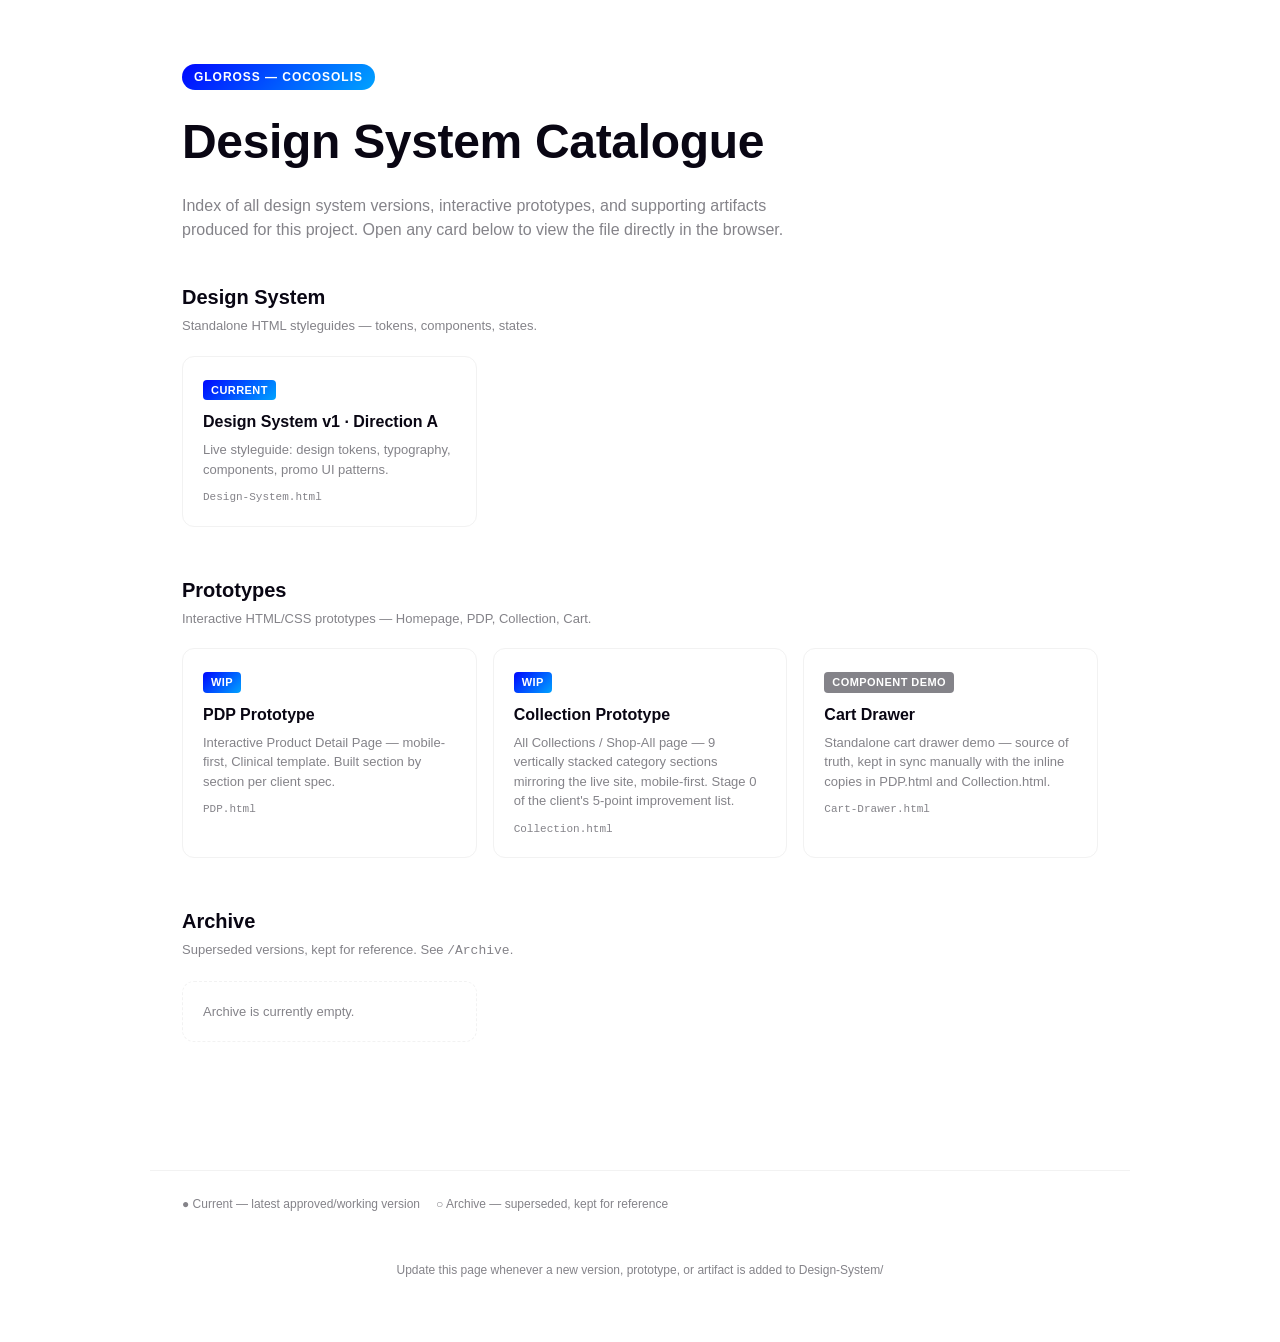
<file: index.html>
<!DOCTYPE html>
<html lang="en">
<head>
<meta charset="UTF-8">
<meta name="viewport" content="width=device-width, initial-scale=1.0">
<title>Cocosolis — Design System Catalogue</title>
<style>
  :root {
    --color-black:      #090613;
    --color-white:      #ffffff;
    --color-light-grey: #f2f2f2;
    --color-grey:       #848389;
    --color-dark-grey:  #322f3a;
    --color-electric:   #0007ff;
    --color-cyan:       #00a3ff;
    --color-orange:     #ff5800;
  }

  * { box-sizing: border-box; }

  body {
    margin: 0;
    background: var(--color-white);
    color: var(--color-dark-grey);
    font-family: "Nexa", "Helvetica Neue", Helvetica, Arial, sans-serif;
    line-height: 1.5;
  }

  header {
    padding: 64px 32px 40px;
    max-width: 980px;
    margin: 0 auto;
  }

  header .eyebrow {
    display: inline-block;
    font-size: 12px;
    letter-spacing: 0.08em;
    text-transform: uppercase;
    color: var(--color-white);
    background: linear-gradient(135deg, var(--color-electric) 0%, var(--color-cyan) 100%);
    border-radius: 999px;
    padding: 4px 12px;
    margin: 0 0 16px;
    font-weight: 700;
  }

  h1 {
    font-size: clamp(32px, 5vw, 48px);
    font-weight: 700;
    letter-spacing: -0.02rem;
    color: var(--color-black);
    margin: 0 0 16px;
  }

  header p {
    max-width: 620px;
    color: var(--color-grey);
    margin: 0;
  }

  main {
    max-width: 980px;
    margin: 0 auto;
    padding: 0 32px 80px;
  }

  section {
    margin-bottom: 48px;
  }

  section h2 {
    font-size: 20px;
    font-weight: 700;
    color: var(--color-black);
    margin: 0 0 4px;
  }

  section .section-note {
    font-size: 13px;
    color: var(--color-grey);
    margin: 0 0 20px;
  }

  .card-grid {
    display: grid;
    grid-template-columns: repeat(auto-fill, minmax(260px, 1fr));
    gap: 16px;
  }

  .card {
    display: block;
    background: var(--color-white);
    border: 1px solid var(--color-light-grey);
    border-radius: 12px;
    padding: 20px;
    text-decoration: none;
    color: inherit;
    transition: border-color 0.15s ease, transform 0.15s ease;
  }

  .card:hover {
    border-color: var(--color-electric);
    transform: translateY(-2px);
  }

  .card .tag {
    display: inline-block;
    font-size: 11px;
    font-weight: 700;
    letter-spacing: 0.04em;
    text-transform: uppercase;
    color: var(--color-white);
    background: linear-gradient(135deg, var(--color-electric) 0%, var(--color-cyan) 100%);
    border-radius: 4px;
    padding: 2px 8px;
    margin-bottom: 10px;
  }

  .card .tag.muted {
    background: var(--color-grey);
  }

  .card h3 {
    font-size: 16px;
    font-weight: 700;
    margin: 0 0 6px;
    color: var(--color-black);
  }

  .card p {
    font-size: 13px;
    color: var(--color-grey);
    margin: 0;
  }

  .card .path {
    display: block;
    font-size: 11px;
    color: var(--color-grey);
    margin-top: 10px;
    font-family: "Formular Mono", monospace;
    word-break: break-all;
  }

  .empty-card {
    background: transparent;
    border: 1px dashed var(--color-light-grey);
    border-radius: 12px;
    padding: 20px;
    color: var(--color-grey);
    font-size: 13px;
  }

  .legend {
    display: flex;
    gap: 16px;
    flex-wrap: wrap;
    font-size: 12px;
    color: var(--color-grey);
    padding: 24px 32px;
    max-width: 980px;
    margin: 0 auto;
    border-top: 1px solid var(--color-light-grey);
  }

  footer {
    text-align: center;
    font-size: 12px;
    color: var(--color-grey);
    padding: 24px 32px 64px;
  }
</style>
</head>
<body>

<header>
  <span class="eyebrow">Gloross — Cocosolis</span>
  <h1>Design System Catalogue</h1>
  <p>Index of all design system versions, interactive prototypes, and supporting artifacts produced for this project. Open any card below to view the file directly in the browser.</p>
</header>

<main>

  <section>
    <h2>Design System</h2>
    <p class="section-note">Standalone HTML styleguides — tokens, components, states.</p>
    <div class="card-grid">
      <a class="card" href="Design-System.html">
        <span class="tag">Current</span>
        <h3>Design System v1 · Direction A</h3>
        <p>Live styleguide: design tokens, typography, components, promo UI patterns.</p>
        <span class="path">Design-System.html</span>
      </a>
    </div>
  </section>

  <section>
    <h2>Prototypes</h2>
    <p class="section-note">Interactive HTML/CSS prototypes — Homepage, PDP, Collection, Cart.</p>
    <div class="card-grid">
      <a class="card" href="PDP.html">
        <span class="tag">WIP</span>
        <h3>PDP Prototype</h3>
        <p>Interactive Product Detail Page — mobile-first, Clinical template. Built section by section per client spec.</p>
        <span class="path">PDP.html</span>
      </a>
      <a class="card" href="Collection.html">
        <span class="tag">WIP</span>
        <h3>Collection Prototype</h3>
        <p>All Collections / Shop-All page — 9 vertically stacked category sections mirroring the live site, mobile-first. Stage 0 of the client's 5-point improvement list.</p>
        <span class="path">Collection.html</span>
      </a>
      <a class="card" href="Cart-Drawer.html">
        <span class="tag muted">Component demo</span>
        <h3>Cart Drawer</h3>
        <p>Standalone cart drawer demo — source of truth, kept in sync manually with the inline copies in PDP.html and Collection.html.</p>
        <span class="path">Cart-Drawer.html</span>
      </a>
    </div>
  </section>

  <section>
    <h2>Archive</h2>
    <p class="section-note">Superseded versions, kept for reference. See <span style="font-family: 'Formular Mono', monospace;">/Archive</span>.</p>
    <div class="card-grid">
      <div class="empty-card">Archive is currently empty.</div>
    </div>
  </section>

</main>

<div class="legend">
  <span>● Current — latest approved/working version</span>
  <span>○ Archive — superseded, kept for reference</span>
</div>

<footer>
  Update this page whenever a new version, prototype, or artifact is added to Design-System/
</footer>

</body>
</html>
</file>
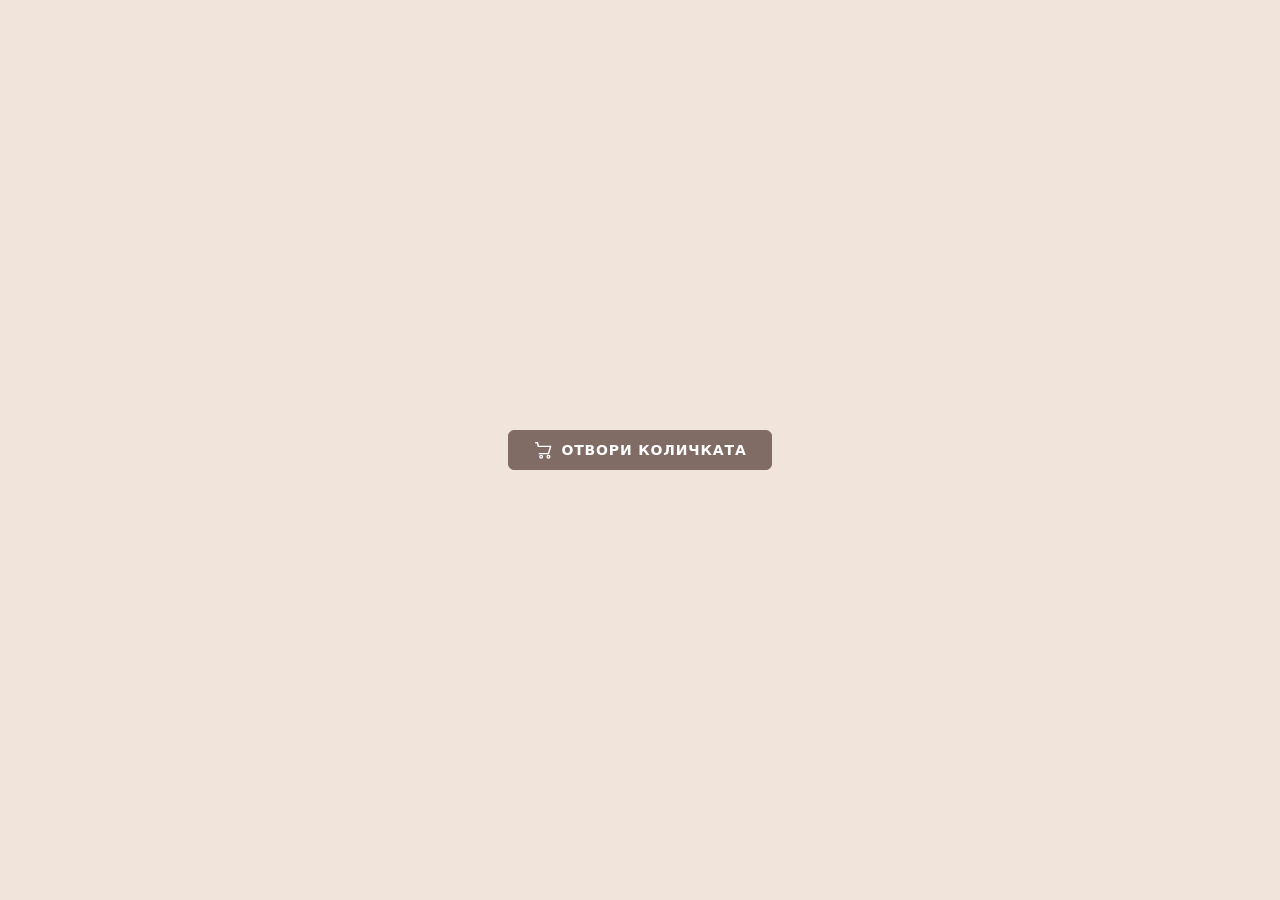
<file: Cart-Drawer.html>
<!doctype html>
<html lang="bg">
<head>
<meta charset="UTF-8">
<meta name="viewport" content="width=device-width, initial-scale=1.0">
<title>Cocosolis — Cart Drawer</title>
<link rel="stylesheet" href="cocosolis.css">
<style>
  /* ── Demo page shell (stand-in storefront behind the drawer) ── */
  body { background: var(--bg-subtle); }
  .demo-page {
    min-height: 100vh;
    display: flex; align-items: center; justify-content: center;
    padding: var(--space-8);
  }
  .demo-trigger {
    display: inline-flex; align-items: center; gap: var(--space-2);
  }
  .demo-trigger svg { width: 20px; height: 20px; }
</style>
</head>
<body>

<!-- ── Standalone demo shell ─────────────────────────────── -->
<div class="demo-page">
  <button class="cs-btn cs-btn--primary demo-trigger" id="cartOpenBtn">
    <svg viewBox="0 0 22 22" fill="none" aria-hidden="true"><path d="M3 3h2l.8 4M7 15h10l2.4-8H5.8" stroke="currentColor" stroke-width="1.6" stroke-linecap="round" stroke-linejoin="round"/><circle cx="9" cy="18.5" r="1.5" stroke="currentColor" stroke-width="1.4"/><circle cx="17" cy="18.5" r="1.5" stroke="currentColor" stroke-width="1.4"/></svg>
    Отвори количката
  </button>
</div>

<!-- ── Cart Drawer ────────────────────────────────────────── -->
<div class="cs-cart-drawer__backdrop" id="cartBackdrop"></div>
<div class="cs-cart-drawer" id="cartDrawer" role="dialog" aria-modal="true" aria-label="Количка" aria-hidden="true">

  <div class="cs-cart-drawer__header">
    <span class="cs-cart-drawer__title">Количка<span class="cs-cart-drawer__count" id="cartHeaderCount">3 продукта</span></span>
    <button class="cs-cart-drawer__close" id="cartCloseBtn" aria-label="Затвори количката">
      <svg viewBox="0 0 24 24" fill="none" stroke="currentColor" stroke-width="1.6" stroke-linecap="round"><line x1="6" y1="6" x2="18" y2="18"></line><line x1="18" y1="6" x2="6" y2="18"></line></svg>
    </button>
  </div>

  <div class="cs-cart-drawer__body">

    <!-- ── Zone 1 — Promo carousel ──────────────────────────
         Client spec (see DESIGN/User-Flows/Flow-03) defines 4 states
         for this zone: {outside-promo, during-promo} × {logged-in, logged-out}.
         Only the during-promo / logged-out default is built here, as
         3 slides that advance (looping) on cart add/remove — see
         recalcCartSubtotal() below.
         Dev handoff notes:
         - Logged-in → block 2 swaps to "Ще спечелиш N точки с CLUB"
           instead of the sign-in/join CTA below. -->
    <div class="cs-promo-carousel" id="promoCarousel">
      <div class="cs-promo-carousel__track" id="promoTrack">
        <div class="cs-promo-carousel__slide cs-promo-carousel__slide--a">
          <div class="cs-promo-carousel__image"><img src="bundle.jpg" alt=""></div>
          <div class="cs-promo-carousel__body">
            <p class="cs-promo-carousel__line">Добави още 1 продукт и вземи <strong>9% отстъпка</strong> върху поръчката.</p>
          </div>
        </div>
        <div class="cs-promo-carousel__slide cs-promo-carousel__slide--b">
          <div class="cs-promo-carousel__image"><img src="bundle.jpg" alt=""></div>
          <div class="cs-promo-carousel__body">
            <p class="cs-promo-carousel__line">Добави още 1 продукт и вземи <strong>ПОДАРЪК несесер COCOSOLIS</strong>.</p>
          </div>
        </div>
        <div class="cs-promo-carousel__slide cs-promo-carousel__slide--c">
          <div class="cs-promo-carousel__image"><img src="bundle.jpg" alt=""></div>
          <div class="cs-promo-carousel__body">
            <h3 class="cs-promo-carousel__title">Твоят подарък 🍦</h3>
            <p class="cs-promo-carousel__line">Вземи Gelato Bag при поръчка над 82,00 €.</p>
          </div>
        </div>
      </div>
    </div>

    <div class="cs-cart-loyalty">
      <span class="cs-cart-loyalty__text">Спечели точки с CLUB</span>
      <a class="cs-cart-loyalty__link" href="#">Вход / Регистрация</a>
    </div>

    <!-- ── Zone 2 — Main cart ─────────────────────────────── -->
    <div class="cs-cart-lines-wrap">
    <div class="cs-cart-lines" id="cartLines">

      <div class="cs-cart-line" data-unit-price="22">
        <div class="cs-cart-line__image"><img src="P1931635.webp" alt="Glaze Craze Tinted Lip Serum"></div>
        <div class="cs-cart-line__body">
          <span class="cs-cart-line__title">Glaze Craze Tinted Lip Serum</span>
          <span class="cs-cart-line__variant">Rose Jam (Muted Pink)</span>
          <span class="cs-cart-line__price" data-line-price>22,00 €</span>
          <div class="cs-cart-line__controls">
            <div class="cs-cart-line__qty">
              <div class="pdp-dd" data-dd="qty">
                <button class="pdp-dd__trigger" type="button" aria-haspopup="listbox" aria-expanded="false">
                  <span class="pdp-dd__label">1</span>
                  <svg class="pdp-dd__caret" width="12" height="12" viewBox="0 0 12 12" fill="none"><path d="M2 4l4 4 4-4" stroke="currentColor" stroke-width="1.5" stroke-linecap="round" stroke-linejoin="round"/></svg>
                </button>
                <ul class="pdp-dd__list" role="listbox" hidden></ul>
              </div>
            </div>
            <button class="cs-icon-btn" aria-label="Премахни продукт" data-remove-line>
              <svg viewBox="0 0 24 24" fill="none" stroke="currentColor" stroke-width="1.6" stroke-linecap="round" stroke-linejoin="round"><path d="M3 6h18M8 6V4a2 2 0 0 1 2-2h4a2 2 0 0 1 2 2v2m3 0-1 14a2 2 0 0 1-2 2H7a2 2 0 0 1-2-2L4 6h16z"/></svg>
            </button>
          </div>
        </div>
      </div>

      <div class="cs-cart-line" data-unit-price="38">
        <div class="cs-cart-line__image"><img src="P1920577.webp" alt="Lip Glowy Balm"></div>
        <div class="cs-cart-line__body">
          <span class="cs-cart-line__title">Lip Glowy Balm</span>
          <span class="cs-cart-line__variant">Berry (Pink Tint)</span>
          <span class="cs-cart-line__price" data-line-price>76,00 €</span>
          <div class="cs-cart-line__controls">
            <div class="cs-cart-line__qty">
              <div class="pdp-dd" data-dd="qty" data-initial="2">
                <button class="pdp-dd__trigger" type="button" aria-haspopup="listbox" aria-expanded="false">
                  <span class="pdp-dd__label">2</span>
                  <svg class="pdp-dd__caret" width="12" height="12" viewBox="0 0 12 12" fill="none"><path d="M2 4l4 4 4-4" stroke="currentColor" stroke-width="1.5" stroke-linecap="round" stroke-linejoin="round"/></svg>
                </button>
                <ul class="pdp-dd__list" role="listbox" hidden></ul>
              </div>
            </div>
            <button class="cs-icon-btn" aria-label="Премахни продукт" data-remove-line>
              <svg viewBox="0 0 24 24" fill="none" stroke="currentColor" stroke-width="1.6" stroke-linecap="round" stroke-linejoin="round"><path d="M3 6h18M8 6V4a2 2 0 0 1 2-2h4a2 2 0 0 1 2 2v2m3 0-1 14a2 2 0 0 1-2 2H7a2 2 0 0 1-2-2L4 6h16z"/></svg>
            </button>
          </div>
        </div>
      </div>

      <!-- Bundle line — drill-in, not an accordion -->
      <div class="cs-bundle-line" data-unit-price="59.20">
        <div class="cs-bundle-line__head">
          <div class="cs-bundle-line__image"><img src="bundle.jpg" alt="Glass Skin Duo"></div>
          <div class="cs-bundle-line__body">
            <span class="cs-bundle-line__title">Glass Skin Duo</span>
            <span class="cs-bundle-line__variant">Bundle</span>
            <span class="cs-bundle-line__price" data-line-price>59,20 €</span>
            <div class="cs-bundle-line__controls">
              <div class="cs-bundle-line__qty">
                <div class="pdp-dd" data-dd="qty">
                  <button class="pdp-dd__trigger" type="button" aria-haspopup="listbox" aria-expanded="false">
                    <span class="pdp-dd__label">1</span>
                    <svg class="pdp-dd__caret" width="12" height="12" viewBox="0 0 12 12" fill="none"><path d="M2 4l4 4 4-4" stroke="currentColor" stroke-width="1.5" stroke-linecap="round" stroke-linejoin="round"/></svg>
                  </button>
                  <ul class="pdp-dd__list" role="listbox" hidden></ul>
                </div>
              </div>
              <button class="cs-icon-btn" aria-label="Премахни пакет" data-remove-line>
                <svg viewBox="0 0 24 24" fill="none" stroke="currentColor" stroke-width="1.6" stroke-linecap="round" stroke-linejoin="round"><path d="M3 6h18M8 6V4a2 2 0 0 1 2-2h4a2 2 0 0 1 2 2v2m3 0-1 14a2 2 0 0 1-2 2H7a2 2 0 0 1-2-2L4 6h16z"/></svg>
              </button>
            </div>
          </div>
        </div>
        <button class="cs-bundle-line__trigger" id="bundleDrillTrigger">
          Виж какво включва
          <svg viewBox="0 0 16 16" fill="none" stroke="currentColor" stroke-width="1.8" stroke-linecap="round" stroke-linejoin="round"><path d="M6 3l4 5-4 5"/></svg>
        </button>
      </div>

    </div>
    <div class="cs-cart-scrollbar" id="cartScrollbar">
      <div class="cs-cart-scrollbar-thumb" id="cartScrollbarThumb"></div>
    </div>
    </div>

    <!-- Bundle drill-in overlay — slides over the whole cart body -->
    <div class="cs-bundle-overlay" id="bundleOverlay">
      <button class="cs-bundle-overlay__back" id="bundleOverlayBack">
        <svg viewBox="0 0 16 16" fill="none" stroke="currentColor" stroke-width="1.8" stroke-linecap="round" stroke-linejoin="round"><path d="M10 3L6 8l4 5"/></svg>
        Обратно към количката
      </button>
      <div class="cs-bundle-overlay__item">
        <img src="P1931382.webp" alt="Water Bank Blue Hyaluronic Cream Moisturizer">
        <div>
          <div class="cs-bundle-overlay__item-title">Water Bank Blue Hyaluronic Cream Moisturizer — 50mL</div>
          <div class="cs-bundle-overlay__item-meta">1 × включено в пакета</div>
        </div>
      </div>
      <div class="cs-bundle-overlay__item">
        <img src="P1931569.webp" alt="Water Bank HA Gel Moisturizer">
        <div>
          <div class="cs-bundle-overlay__item-title">Water Bank HA Gel Moisturizer — 10mL</div>
          <div class="cs-bundle-overlay__item-meta">1 × включено в пакета</div>
        </div>
      </div>
    </div>

    <!-- ── Zone 3 — Gifts + promo code ─────────────────────── -->
    <div class="cs-accordion-item">
      <button class="cs-accordion-trigger" aria-expanded="false" id="giftsTrigger" onclick="csAccordionToggle(this)">
        <span class="cs-accordion-trigger__label">Вашите подаръци <span class="cs-accordion-badge" id="giftCountBadge">2 подаръка</span></span>
        <svg class="cs-accordion-icon" viewBox="0 0 24 24" fill="none" stroke="currentColor" stroke-width="1.8" stroke-linecap="round" stroke-linejoin="round"><path d="M6 9l6 6 6-6"/></svg>
      </button>
      <div class="cs-accordion-panel" id="giftsPanel">
        <div class="cs-accordion-body">

          <div class="cs-promo-field">
            <input class="cs-input" type="text" placeholder="Промо код" id="promoInput">
            <button class="cs-btn cs-btn--secondary" id="promoApplyBtn">Приложи</button>
          </div>
          <p class="cs-promo-field__msg" id="promoMsg" hidden></p>

          <div id="giftRows">
            <div class="cs-gift-row">
              <div class="cs-gift-row__image"><img src="P1920734.webp" alt="Free Hydration Duo"></div>
              <span class="cs-gift-row__title">Free Hydration Duo</span>
              <span class="cs-gift-row__price">Безплатно</span>
            </div>
            <div class="cs-gift-row">
              <div class="cs-gift-row__image"><img src="bundle.jpg" alt="Gelato Bag"></div>
              <span class="cs-gift-row__title">Gelato Bag</span>
              <span class="cs-gift-row__price">Безплатно</span>
            </div>
          </div>

        </div>
      </div>
    </div>

    <!-- ── Zone 4 — Upsell ──────────────────────────────────── -->
    <div class="cs-accordion-item">
      <button class="cs-accordion-trigger" aria-expanded="false" onclick="csAccordionToggle(this)">
        <span class="cs-accordion-trigger__label">Може да харесаш</span>
        <svg class="cs-accordion-icon" viewBox="0 0 24 24" fill="none" stroke="currentColor" stroke-width="1.8" stroke-linecap="round" stroke-linejoin="round"><path d="M6 9l6 6 6-6"/></svg>
      </button>
      <div class="cs-accordion-panel">
        <div class="cs-accordion-body">

          <div class="cs-upsell-pages" id="upsellPages">

            <div class="cs-upsell-page" role="list">
              <div class="cs-upsell-row" role="listitem">
                <div class="cs-upsell-row__image"><img src="P1931569.webp" alt="Lip Sleeping Mask — Berry"></div>
                <div class="cs-upsell-row__body">
                  <span class="cs-upsell-row__title">Lip Sleeping Mask — Berry</span>
                  <span class="cs-upsell-row__price">24,00 €</span>
                </div>
                <button class="cs-btn cs-btn--primary cs-upsell-row__add" id="upsellAddBtn" aria-label="Добави в количката">
                  <span class="upsell-add-icon" aria-hidden="true"><svg viewBox="0 0 24 24" fill="none" stroke="currentColor" stroke-width="1.6" stroke-linecap="round" stroke-linejoin="round"><path d="M6 8h12l-1 12H7L6 8z"/><path d="M9 8V6a3 3 0 0 1 6 0v2"/><line x1="12" y1="11" x2="12" y2="15"/><line x1="10" y1="13" x2="14" y2="13"/></svg></span>
                </button>
              </div>
              <div class="cs-upsell-row" role="listitem">
                <div class="cs-upsell-row__image"><img src="P1931382.webp" alt="Water Bank Blue Hyaluronic Cream Moisturizer"></div>
                <div class="cs-upsell-row__body">
                  <span class="cs-upsell-row__title">Water Bank Blue Hyaluronic Cream Moisturizer</span>
                  <span class="cs-upsell-row__price">38,00 €</span>
                </div>
                <button class="cs-btn cs-btn--primary cs-upsell-row__add" aria-label="Добави в количката"><svg viewBox="0 0 24 24" fill="none" stroke="currentColor" stroke-width="1.6" stroke-linecap="round" stroke-linejoin="round" aria-hidden="true"><path d="M6 8h12l-1 12H7L6 8z"/><path d="M9 8V6a3 3 0 0 1 6 0v2"/><line x1="12" y1="11" x2="12" y2="15"/><line x1="10" y1="13" x2="14" y2="13"/></svg></button>
              </div>
            </div>

            <div class="cs-upsell-page" role="list">
              <div class="cs-upsell-row" role="listitem">
                <div class="cs-upsell-row__image"><img src="P1920577.webp" alt="Lip Glowy Balm — Coral"></div>
                <div class="cs-upsell-row__body">
                  <span class="cs-upsell-row__title">Lip Glowy Balm — Coral</span>
                  <span class="cs-upsell-row__price">38,00 €</span>
                </div>
                <button class="cs-btn cs-btn--primary cs-upsell-row__add" aria-label="Добави в количката"><svg viewBox="0 0 24 24" fill="none" stroke="currentColor" stroke-width="1.6" stroke-linecap="round" stroke-linejoin="round" aria-hidden="true"><path d="M6 8h12l-1 12H7L6 8z"/><path d="M9 8V6a3 3 0 0 1 6 0v2"/><line x1="12" y1="11" x2="12" y2="15"/><line x1="10" y1="13" x2="14" y2="13"/></svg></button>
              </div>
              <div class="cs-upsell-row" role="listitem">
                <div class="cs-upsell-row__image"><img src="P1920734.webp" alt="Cream Skin Toner"></div>
                <div class="cs-upsell-row__body">
                  <span class="cs-upsell-row__title">Cream Skin Toner</span>
                  <span class="cs-upsell-row__price">29,00 €</span>
                </div>
                <button class="cs-btn cs-btn--primary cs-upsell-row__add" aria-label="Добави в количката"><svg viewBox="0 0 24 24" fill="none" stroke="currentColor" stroke-width="1.6" stroke-linecap="round" stroke-linejoin="round" aria-hidden="true"><path d="M6 8h12l-1 12H7L6 8z"/><path d="M9 8V6a3 3 0 0 1 6 0v2"/><line x1="12" y1="11" x2="12" y2="15"/><line x1="10" y1="13" x2="14" y2="13"/></svg></button>
              </div>
            </div>

            <div class="cs-upsell-page" role="list">
              <div class="cs-upsell-row" role="listitem">
                <div class="cs-upsell-row__image"><img src="P1931635.webp" alt="JuicePop Box Lip Tint"></div>
                <div class="cs-upsell-row__body">
                  <span class="cs-upsell-row__title">JuicePop Box Lip Tint</span>
                  <span class="cs-upsell-row__price">23,00 €</span>
                </div>
                <button class="cs-btn cs-btn--primary cs-upsell-row__add" aria-label="Добави в количката"><svg viewBox="0 0 24 24" fill="none" stroke="currentColor" stroke-width="1.6" stroke-linecap="round" stroke-linejoin="round" aria-hidden="true"><path d="M6 8h12l-1 12H7L6 8z"/><path d="M9 8V6a3 3 0 0 1 6 0v2"/><line x1="12" y1="11" x2="12" y2="15"/><line x1="10" y1="13" x2="14" y2="13"/></svg></button>
              </div>
            </div>

          </div>

          <div class="cs-upsell-dots" id="upsellDots" role="tablist" aria-label="Страници с продукти">
            <button class="cs-upsell-dot is-active" role="tab" aria-selected="true" aria-label="Страница 1"></button>
            <button class="cs-upsell-dot" role="tab" aria-selected="false" aria-label="Страница 2"></button>
            <button class="cs-upsell-dot" role="tab" aria-selected="false" aria-label="Страница 3"></button>
          </div>

        </div>
      </div>
    </div>

  </div>

  <!-- ── Zone 5 — Totals ─────────────────────────────────── -->
  <div class="cs-cart-drawer__footer">
    <div class="cs-cart-drawer__subtotal-row">
      <span>Междинна сума</span>
      <span id="cartSubtotal">136,00 €</span>
    </div>
    <button class="cs-btn cs-btn--primary cs-btn--full cs-btn--lg">Продължи към плащане</button>
    <p class="cs-cart-drawer__shipping-note">Безплатна доставка над 80 € · Разходите за доставка се изчисляват при плащане</p>
  </div>

</div>

<script>
  function csAccordionToggle(trigger) {
    const expanded = trigger.getAttribute('aria-expanded') === 'true';
    trigger.setAttribute('aria-expanded', String(!expanded));
    const panel = trigger.closest('.cs-accordion-item').querySelector('.cs-accordion-panel');
    panel.classList.toggle('cs-accordion-panel--open', !expanded);
  }

  (function () {
    const drawer   = document.getElementById('cartDrawer');
    const backdrop = document.getElementById('cartBackdrop');
    const openBtn  = document.getElementById('cartOpenBtn');
    const closeBtn = document.getElementById('cartCloseBtn');

    function open() {
      drawer.classList.add('is-open');
      backdrop.classList.add('is-open');
      drawer.setAttribute('aria-hidden', 'false');
      document.body.style.overflow = 'hidden';
    }
    function close() {
      drawer.classList.remove('is-open');
      backdrop.classList.remove('is-open');
      drawer.setAttribute('aria-hidden', 'true');
      document.body.style.overflow = '';
      // Embedded in PDP.html — tell the parent to hide the iframe wrapper too
      if (window.top !== window.self) window.top.postMessage('cocosolis:cart-close', '*');
    }

    openBtn.addEventListener('click', open);
    closeBtn.addEventListener('click', close);
    backdrop.addEventListener('click', close);
    document.addEventListener('keydown', e => {
      if (e.key === 'Escape' && drawer.classList.contains('is-open')) close();
    });

    // Auto-open when embedded via iframe (PDP.html toggles visibility of the
    // wrapper; this drawer itself should already be in its default open state)
    if (window.top !== window.self) open();
  })();

  /* ── Qty dropdowns — reused from PDP's generic .pdp-dd pattern,
     repurposed to hold quantity 1–10 instead of ml/color options.
     Exposed as named functions (not an IIFE) so dynamically-added
     cart lines — e.g. from upsell quick-add — can init their own. ── */
  function buildQtyOptions(dd) {
    const list = dd.querySelector('.pdp-dd__list');
    const initial = parseInt(dd.dataset.initial || '1', 10);
    for (let n = 1; n <= 10; n++) {
      const li = document.createElement('li');
      li.className = 'pdp-dd__option' + (n === initial ? ' pdp-dd__option--active' : '');
      li.setAttribute('role', 'option');
      li.dataset.value = n;
      li.dataset.label = n;
      li.setAttribute('aria-selected', n === initial ? 'true' : 'false');
      li.innerHTML = '<span class="pdp-dd__option-text">' + n + '</span>';
      list.appendChild(li);
    }
  }

  function initDropdown(dd) {
    const trigger = dd.querySelector('.pdp-dd__trigger');
    const list    = dd.querySelector('.pdp-dd__list');
    if (!trigger || !list) return;

    function openDd() {
      trigger.setAttribute('aria-expanded', 'true');
      list.hidden = false;
    }
    function closeDd() {
      trigger.setAttribute('aria-expanded', 'false');
      list.hidden = true;
    }

    trigger.addEventListener('click', () => {
      trigger.getAttribute('aria-expanded') === 'true' ? closeDd() : openDd();
    });

    list.querySelectorAll('.pdp-dd__option').forEach(opt => {
      opt.addEventListener('click', () => {
        list.querySelectorAll('.pdp-dd__option').forEach(o => {
          o.classList.remove('pdp-dd__option--active');
          o.setAttribute('aria-selected', 'false');
        });
        opt.classList.add('pdp-dd__option--active');
        opt.setAttribute('aria-selected', 'true');
        trigger.querySelector('.pdp-dd__label').textContent = opt.dataset.label;
        closeDd();
        if (dd.dataset.dd === 'qty') updateLinePrice(dd);
      });
    });

    document.addEventListener('click', e => {
      if (!dd.contains(e.target)) closeDd();
    });
  }

  document.querySelectorAll('[data-dd="qty"]').forEach(buildQtyOptions);
  document.querySelectorAll('.pdp-dd').forEach(initDropdown);

  /* ── Cart math — line price, subtotal, header count ── */
  function formatEUR(n) {
    return n.toFixed(2).replace('.', ',') + ' €';
  }

  /* ── Zone 1 — promo carousel: slides vertically between its
     3 messages, looping. Advances once per cart add/remove (see
     recalcSubtotal), not on quantity-only changes — direction is
     tied to the event: down on add, up on remove.
     Real slides are flanked with clones of the last/first slide so
     the track can always keep moving the same way on wrap, instead
     of jumping backwards to loop — then snaps (no transition) to the
     matching real slide once the clone is in view. ── */
  const promoTrack = document.getElementById('promoTrack');
  const promoRealCount = promoTrack ? promoTrack.children.length : 0;
  let promoPos = 1; // 1..promoRealCount map 1:1 to the real slides; 0 and promoRealCount+1 are clones
  if (promoTrack) {
    const first = promoTrack.firstElementChild;
    const last  = promoTrack.lastElementChild;
    promoTrack.appendChild(first.cloneNode(true));
    promoTrack.insertBefore(last.cloneNode(true), first);
    promoTrack.style.transition = 'none';
    promoTrack.style.transform = 'translateY(-' + (promoPos * promoTrack.firstElementChild.offsetHeight) + 'px)';
    promoTrack.offsetHeight; // force reflow before re-enabling the transition
    promoTrack.style.transition = '';
    promoTrack.addEventListener('transitionend', () => {
      if (promoPos === 0 || promoPos === promoRealCount + 1) {
        promoPos = promoPos === 0 ? promoRealCount : 1;
        const slideHeight = promoTrack.firstElementChild.offsetHeight;
        promoTrack.style.transition = 'none';
        promoTrack.style.transform = 'translateY(-' + (promoPos * slideHeight) + 'px)';
        promoTrack.offsetHeight;
        promoTrack.style.transition = '';
      }
    });
  }
  function advancePromoCarousel(direction) {
    if (!promoTrack) return;
    const slideHeight = promoTrack.firstElementChild.offsetHeight;
    promoPos += direction;
    promoTrack.style.transform = 'translateY(-' + (promoPos * slideHeight) + 'px)';
  }

  function updateLinePrice(dd) {
    const line = dd.closest('.cs-cart-line, .cs-bundle-line');
    if (!line) return;
    const unit = parseFloat(line.dataset.unitPrice);
    const qty  = parseInt(dd.querySelector('.pdp-dd__option--active').dataset.value, 10);
    line.querySelector('[data-line-price]').textContent = formatEUR(unit * qty);
    recalcSubtotal();
  }

  function recalcSubtotal() {
    let total = 0;
    document.querySelectorAll('.cs-cart-line, .cs-bundle-line').forEach(line => {
      const unit = parseFloat(line.dataset.unitPrice);
      const activeOpt = line.querySelector('.pdp-dd__option--active');
      const qty = activeOpt ? parseInt(activeOpt.dataset.value, 10) : 1;
      total += unit * qty;
    });
    document.getElementById('cartSubtotal').textContent = formatEUR(total);
    const count = document.querySelectorAll('.cs-cart-line, .cs-bundle-line').length;
    document.getElementById('cartHeaderCount').textContent =
      count + (count === 1 ? ' продукт' : ' продукта');
    if (recalcSubtotal._lastCount !== undefined && count !== recalcSubtotal._lastCount) {
      advancePromoCarousel(count > recalcSubtotal._lastCount ? 1 : -1);
    }
    recalcSubtotal._lastCount = count;
    syncCartScrollbar();
  }

  /* ── Zone 2 — custom vertical scrollbar, same thumb-width/position
     math as PDP's horizontal .pdp-bundle-bar carousels, just on the
     vertical axis. ── */
  function syncCartScrollbar() {
    const lines = document.getElementById('cartLines');
    const bar   = document.getElementById('cartScrollbar');
    const thumb = document.getElementById('cartScrollbarThumb');
    if (!lines || !thumb) return;
    const ratio = lines.clientHeight / lines.scrollHeight;
    if (ratio >= 1) { bar.style.display = 'none'; return; }
    bar.style.display = '';
    const maxScroll = lines.scrollHeight - lines.clientHeight;
    const progress = maxScroll > 0 ? lines.scrollTop / maxScroll : 0;
    thumb.style.height = (ratio * 100) + '%';
    thumb.style.transform = 'translateY(' + (progress * (100 / ratio - 100)) + '%)';
  }
  document.getElementById('cartLines').addEventListener('scroll', syncCartScrollbar, { passive: true });
  window.addEventListener('resize', syncCartScrollbar);

  /* ── Remove line — delegated, so it also covers lines added later
     by the upsell quick-add (resets that row's button back to "add"). ── */
  document.getElementById('cartLines').addEventListener('click', e => {
    const btn = e.target.closest('[data-remove-line]');
    if (!btn) return;
    const line = btn.closest('.cs-cart-line, .cs-bundle-line');
    if (!line) return;
    if (line._upsellBtn) resetUpsellButton(line._upsellBtn);
    line.remove();
    recalcSubtotal();
  });

  /* ── Upsell quick-add → main cart line ──
     Builds a real .cs-cart-line from the clicked upsell row's own
     title/price/image, so it participates in subtotal + qty like any
     other line. Removing that line reverts the upsell row's icon. ── */
  const UPSELL_ADD_ICON =
    '<svg viewBox="0 0 24 24" fill="none" stroke="currentColor" stroke-width="1.6" stroke-linecap="round" stroke-linejoin="round"><path d="M6 8h12l-1 12H7L6 8z"/><path d="M9 8V6a3 3 0 0 1 6 0v2"/><line x1="12" y1="11" x2="12" y2="15"/><line x1="10" y1="13" x2="14" y2="13"/></svg>';
  const UPSELL_CHECK_ICON =
    '<svg viewBox="0 0 24 24" fill="none" stroke="currentColor" stroke-width="1.8" stroke-linecap="round" stroke-linejoin="round"><path d="M5 12l5 5L19 7"/></svg>';

  function resetUpsellButton(btn) {
    btn.classList.remove('is-added');
    btn.setAttribute('aria-label', 'Добави в количката');
    btn.innerHTML = UPSELL_ADD_ICON;
    delete btn._cartLine;
  }

  function addCartLine({ title, image, unitPrice }) {
    const line = document.createElement('div');
    line.className = 'cs-cart-line';
    line.dataset.unitPrice = unitPrice;
    line.innerHTML =
      '<div class="cs-cart-line__image"><img src="' + image + '" alt="' + title + '"></div>' +
      '<div class="cs-cart-line__body">' +
        '<span class="cs-cart-line__title">' + title + '</span>' +
        '<span class="cs-cart-line__price" data-line-price>' + formatEUR(unitPrice) + '</span>' +
        '<div class="cs-cart-line__controls">' +
          '<div class="cs-cart-line__qty">' +
            '<div class="pdp-dd" data-dd="qty">' +
              '<button class="pdp-dd__trigger" type="button" aria-haspopup="listbox" aria-expanded="false">' +
                '<span class="pdp-dd__label">1</span>' +
                '<svg class="pdp-dd__caret" width="12" height="12" viewBox="0 0 12 12" fill="none"><path d="M2 4l4 4 4-4" stroke="currentColor" stroke-width="1.5" stroke-linecap="round" stroke-linejoin="round"/></svg>' +
              '</button>' +
              '<ul class="pdp-dd__list" role="listbox" hidden></ul>' +
            '</div>' +
          '</div>' +
          '<button class="cs-icon-btn" aria-label="Премахни продукт" data-remove-line>' +
            '<svg viewBox="0 0 24 24" fill="none" stroke="currentColor" stroke-width="1.6" stroke-linecap="round" stroke-linejoin="round"><path d="M3 6h18M8 6V4a2 2 0 0 1 2-2h4a2 2 0 0 1 2 2v2m3 0-1 14a2 2 0 0 1-2 2H7a2 2 0 0 1-2-2L4 6h16z"/></svg>' +
          '</button>' +
        '</div>' +
      '</div>';
    document.getElementById('cartLines').appendChild(line);
    const dd = line.querySelector('.pdp-dd');
    buildQtyOptions(dd);
    initDropdown(dd);
    recalcSubtotal();
    return line;
  }

  document.querySelectorAll('.cs-upsell-row__add').forEach(btn => {
    btn.addEventListener('click', function () {
      if (this.classList.contains('is-added')) {
        if (this._cartLine) { this._cartLine.remove(); recalcSubtotal(); }
        resetUpsellButton(this);
        return;
      }
      this.classList.add('is-added');
      this.setAttribute('aria-label', 'Добавено в количката');
      this.innerHTML = UPSELL_CHECK_ICON;

      const row   = this.closest('.cs-upsell-row');
      const title = row.querySelector('.cs-upsell-row__title').textContent.trim();
      const image = row.querySelector('.cs-upsell-row__image img').getAttribute('src');
      const priceText = row.querySelector('.cs-upsell-row__price').textContent;
      const unitPrice = parseFloat(priceText.replace(/[^\d,.-]/g, '').replace(',', '.'));

      const line = addCartLine({ title, image, unitPrice });
      line._upsellBtn = this;
      this._cartLine = line;
    });
  });

  /* ── Bundle drill-in ── */
  (function () {
    const overlay = document.getElementById('bundleOverlay');
    const trigger = document.getElementById('bundleDrillTrigger');
    const back    = document.getElementById('bundleOverlayBack');
    const body    = document.querySelector('.cs-cart-drawer__body');

    trigger.addEventListener('click', () => {
      body.scrollTop = 0;
      overlay.classList.add('is-open');
    });
    back.addEventListener('click', () => overlay.classList.remove('is-open'));
  })();

  /* ── Promo code — empty / loading / valid / invalid states ── */
  (function () {
    const input = document.getElementById('promoInput');
    const btn   = document.getElementById('promoApplyBtn');
    const msg   = document.getElementById('promoMsg');

    btn.addEventListener('click', () => {
      const code = input.value.trim();
      msg.hidden = false;
      if (!code) {
        msg.textContent = 'Моля, въведете промо код.';
        msg.className = 'cs-promo-field__msg cs-promo-field__msg--invalid';
        return;
      }
      btn.textContent = '...';
      setTimeout(() => {
        btn.textContent = 'Приложи';
        const valid = code.toUpperCase() === 'COCO10';
        if (valid) {
          msg.textContent = 'Промо кодът е приложен — 10% отстъпка.';
          msg.className = 'cs-promo-field__msg cs-promo-field__msg--valid';
          input.disabled = true; btn.disabled = true;
        } else {
          msg.textContent = 'Невалиден промо код.';
          msg.className = 'cs-promo-field__msg cs-promo-field__msg--invalid';
        }
      }, 500);
    });
  })();

  /* ── Zone 3 — gift accordion auto-collapses past 2 gifts ── */
  function syncGiftAccordion() {
    const rows  = document.querySelectorAll('.cs-gift-row');
    const badge = document.getElementById('giftCountBadge');
    badge.textContent = rows.length + (rows.length === 1 ? ' подарък' : ' подаръка');
    if (rows.length > 2) {
      const trigger = document.getElementById('giftsTrigger');
      trigger.setAttribute('aria-expanded', 'false');
      document.getElementById('giftsPanel').classList.remove('cs-accordion-panel--open');
    }
  }

  /* ── Zone 4 — upsell page dots ── */
  (function () {
    const pages = document.getElementById('upsellPages');
    const dots  = Array.from(document.querySelectorAll('#upsellDots .cs-upsell-dot'));

    dots.forEach((dot, i) => {
      dot.addEventListener('click', () => {
        pages.scrollTo({ left: pages.clientWidth * i, behavior: 'smooth' });
      });
    });

    function syncDots() {
      const i = Math.round(pages.scrollLeft / pages.clientWidth);
      dots.forEach((dot, idx) => {
        dot.classList.toggle('is-active', idx === i);
        dot.setAttribute('aria-selected', idx === i ? 'true' : 'false');
      });
    }
    pages.addEventListener('scroll', syncDots);
    window.addEventListener('resize', syncDots);
    syncDots();
  })();

  recalcSubtotal();
  syncGiftAccordion();
</script>

</body>
</html>
</file>
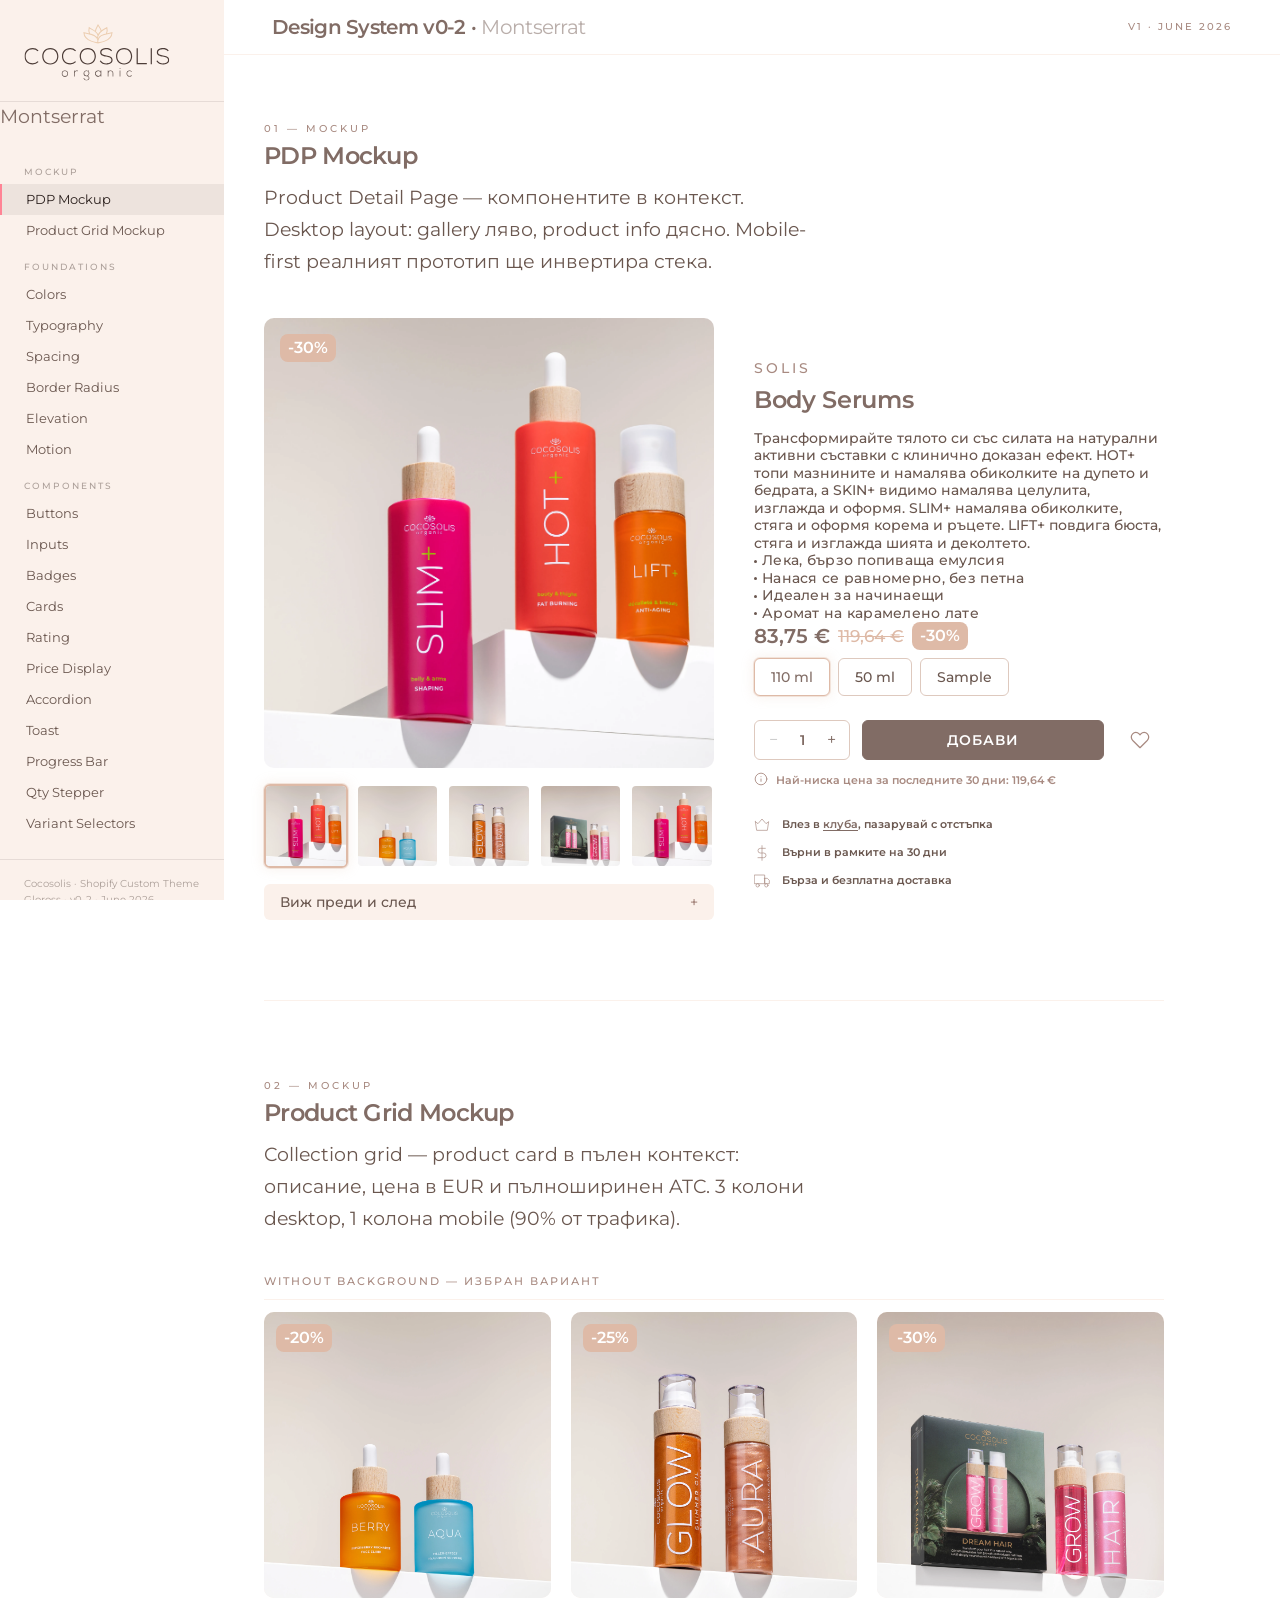
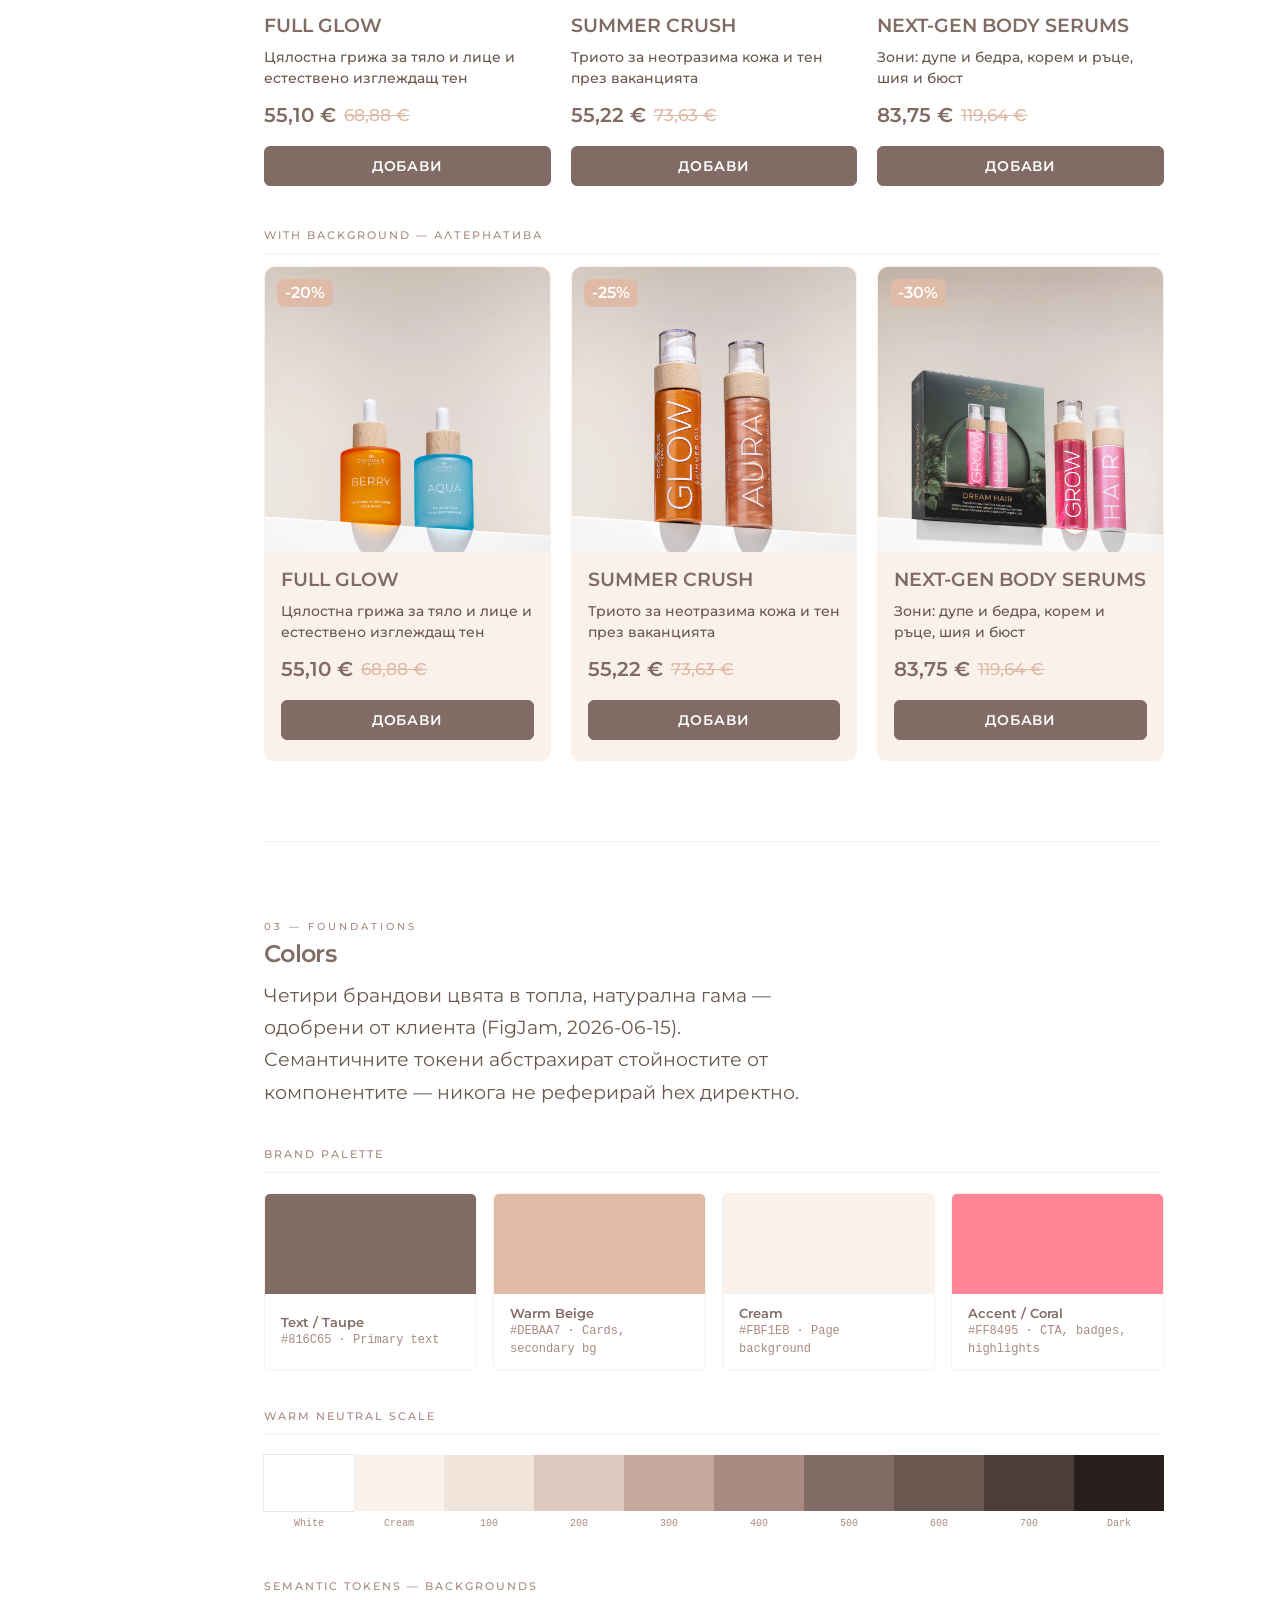
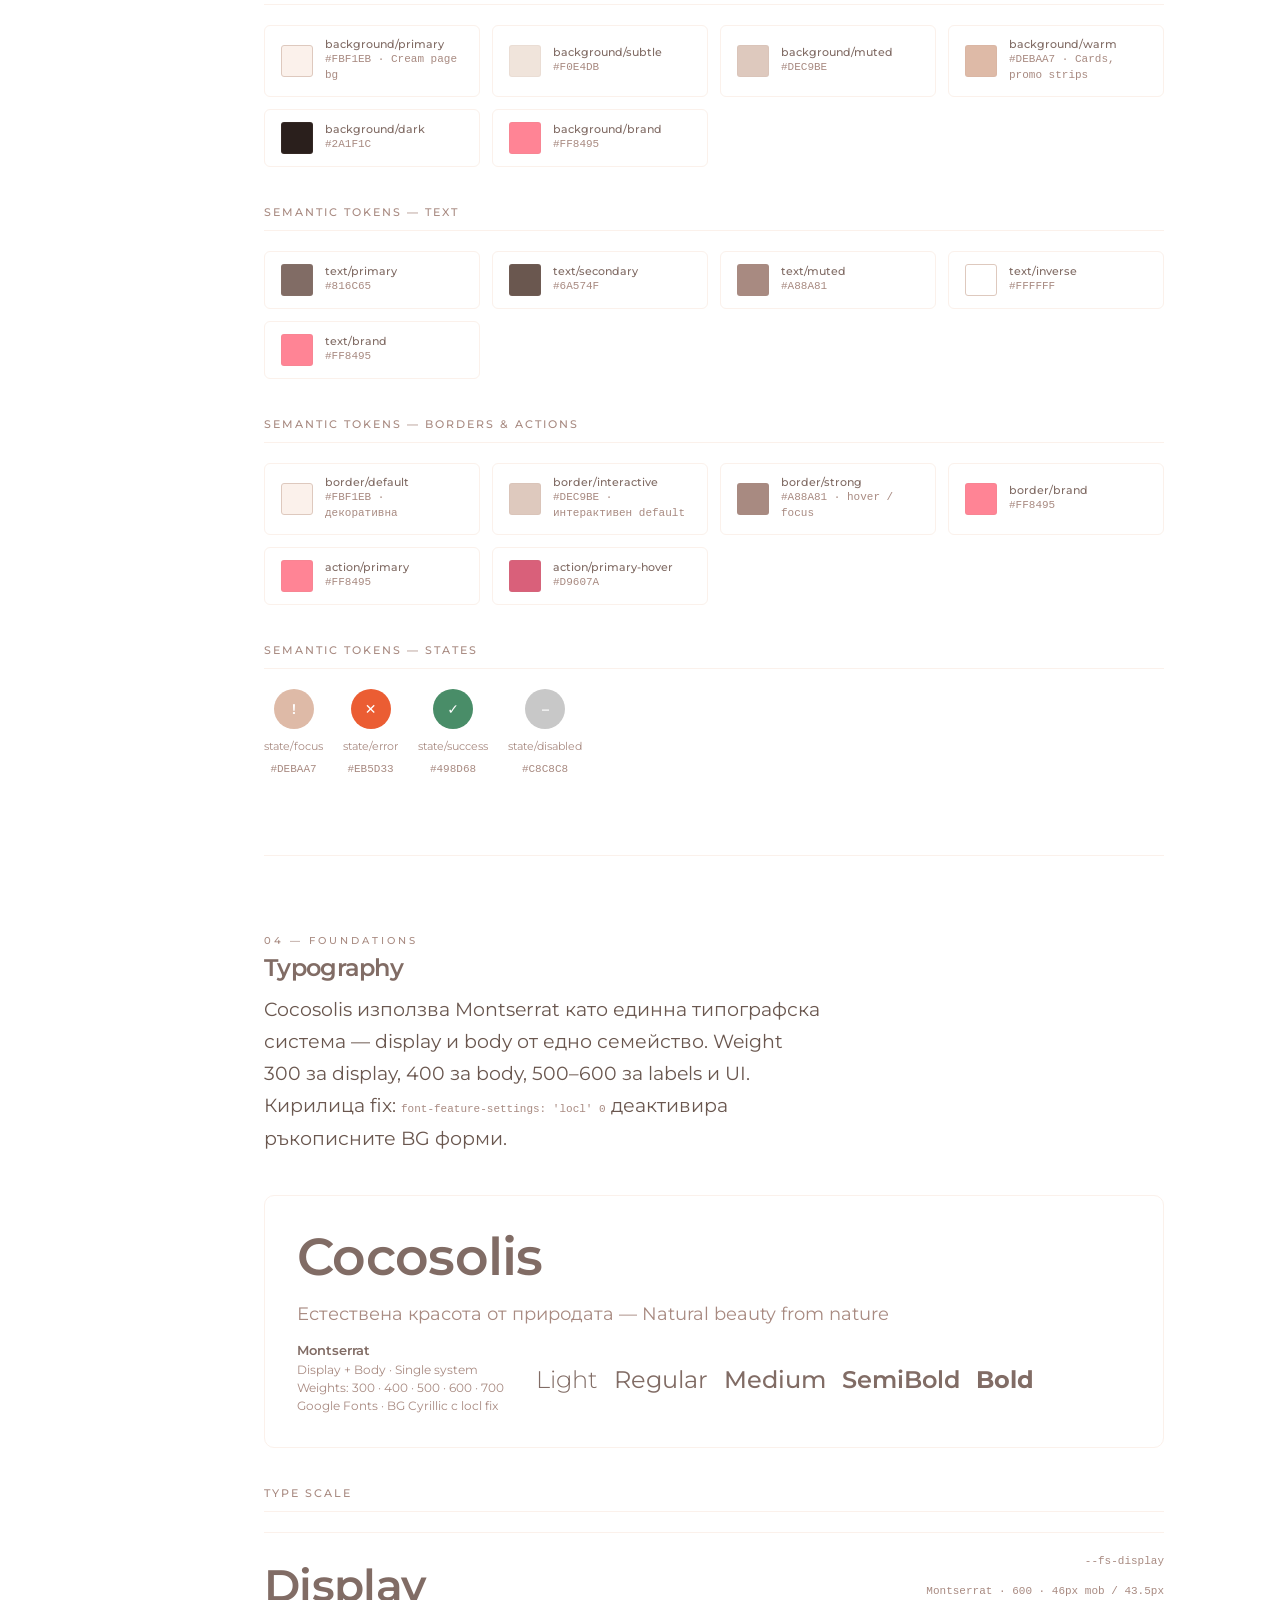
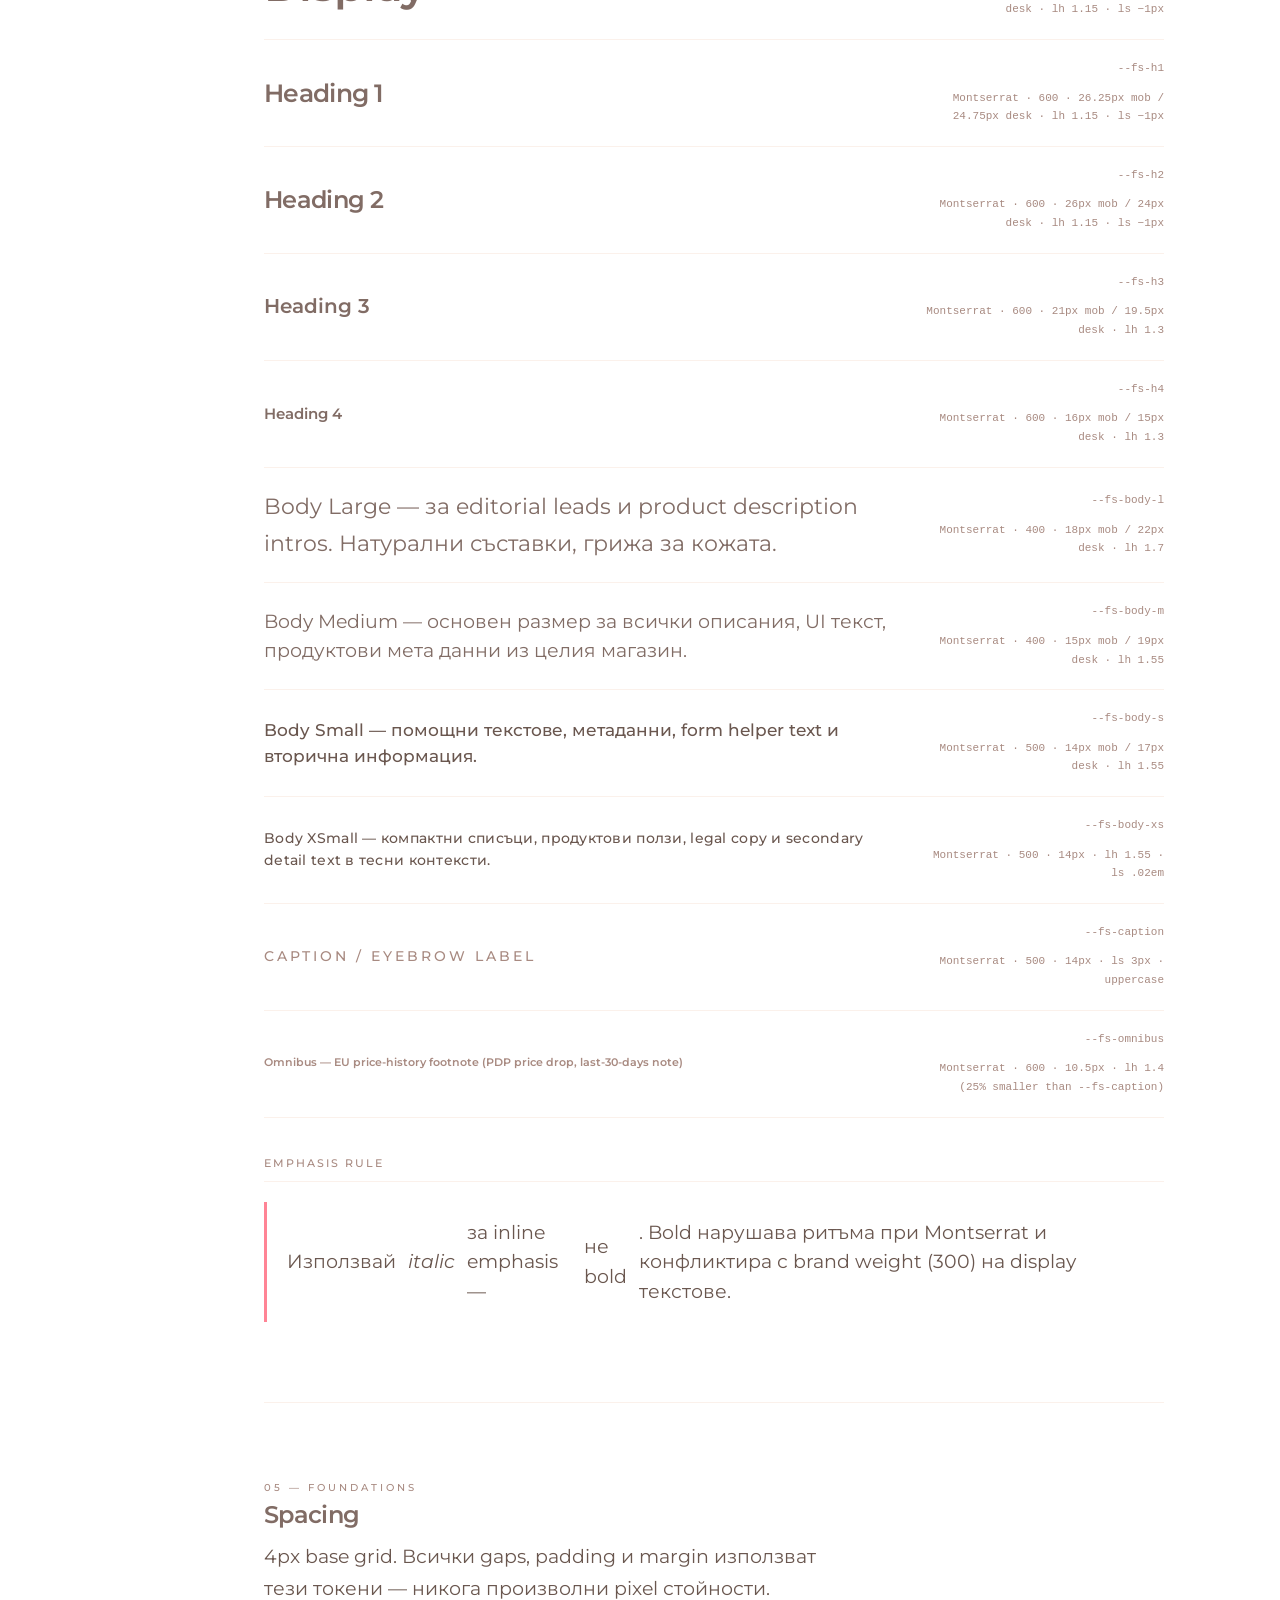
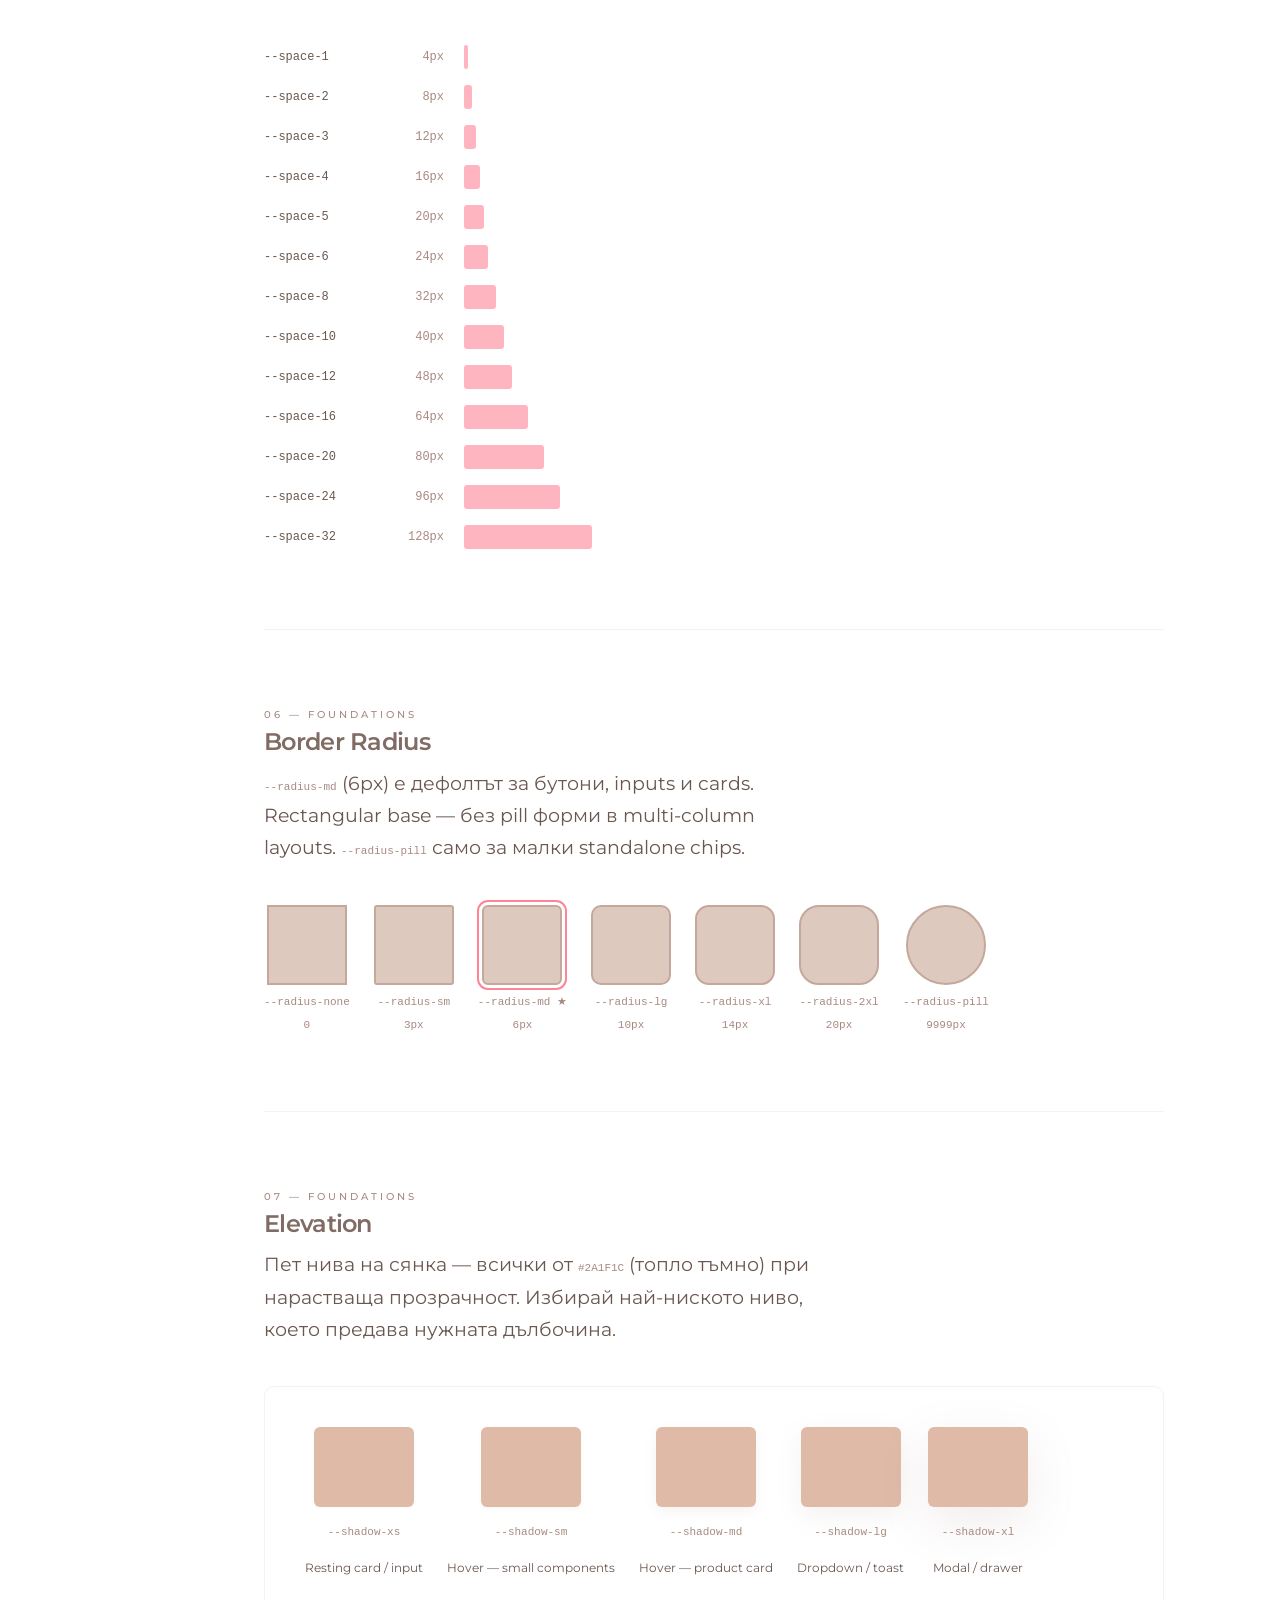
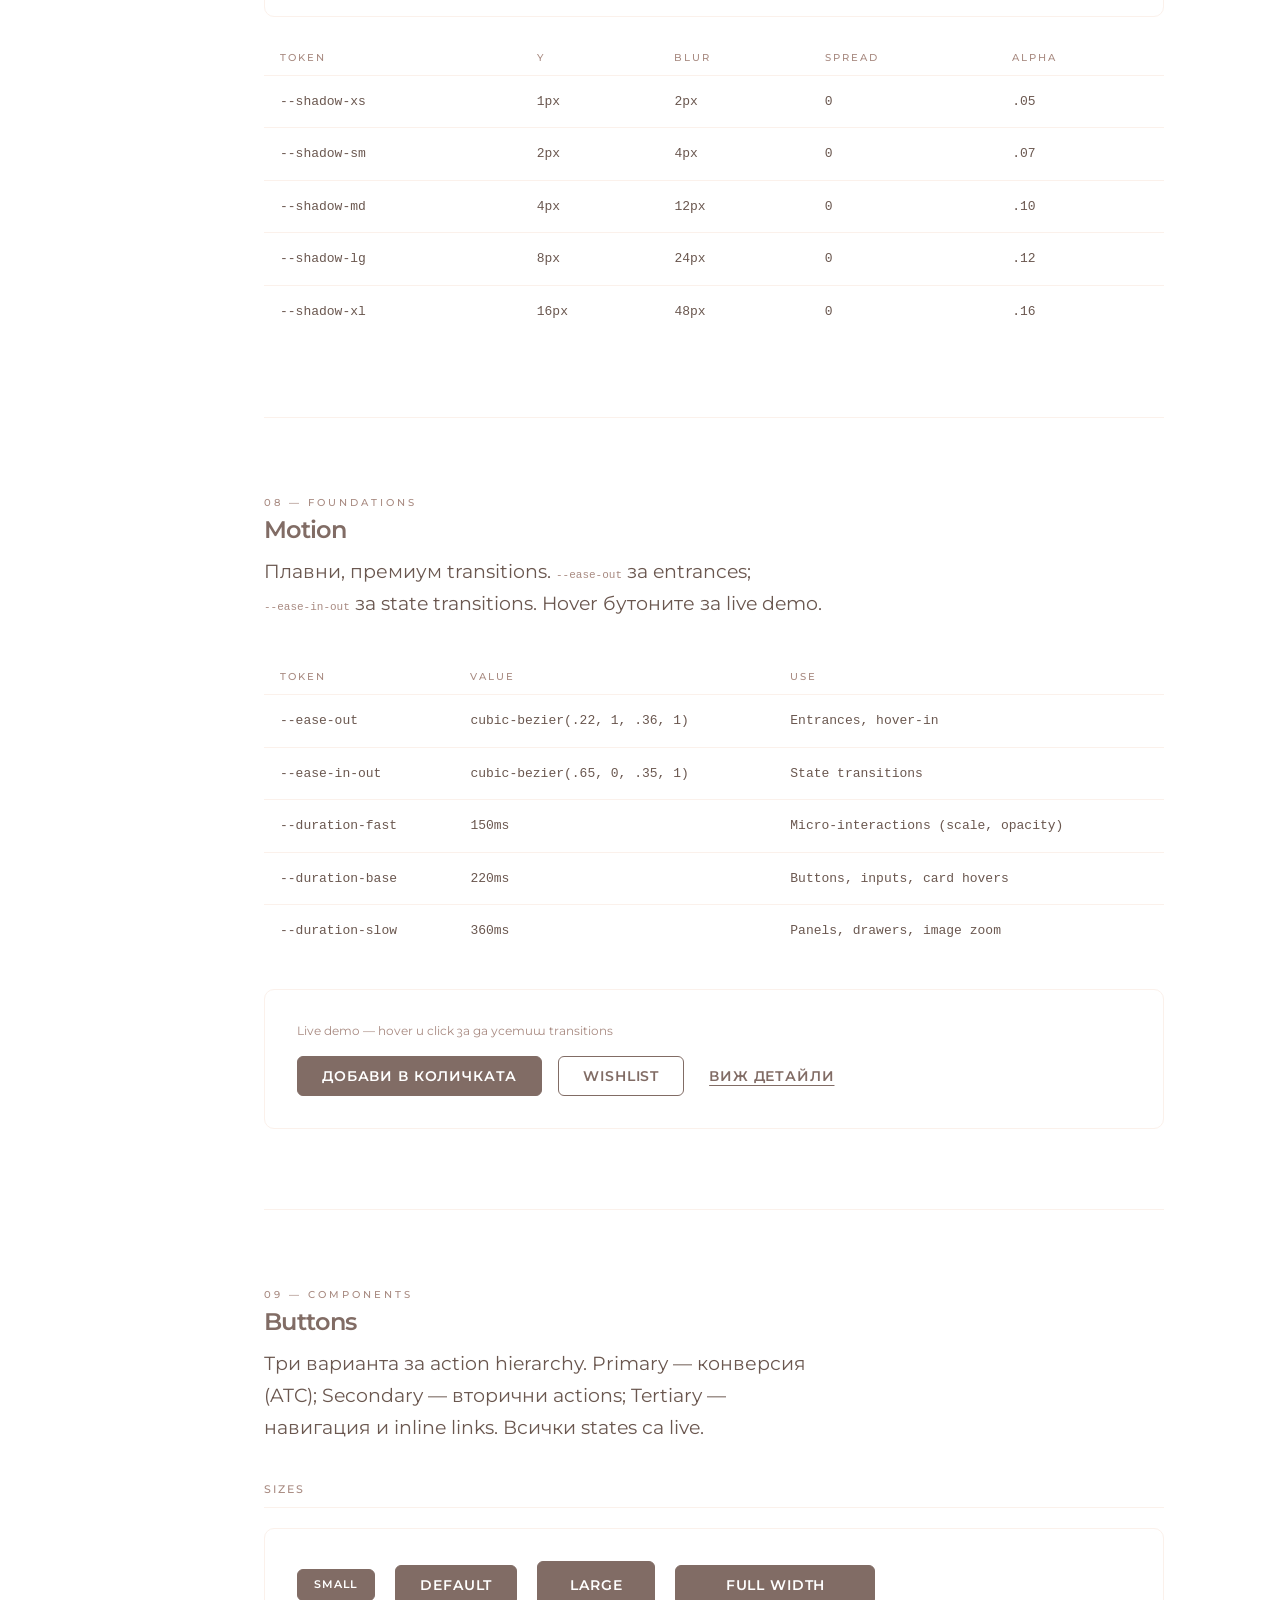
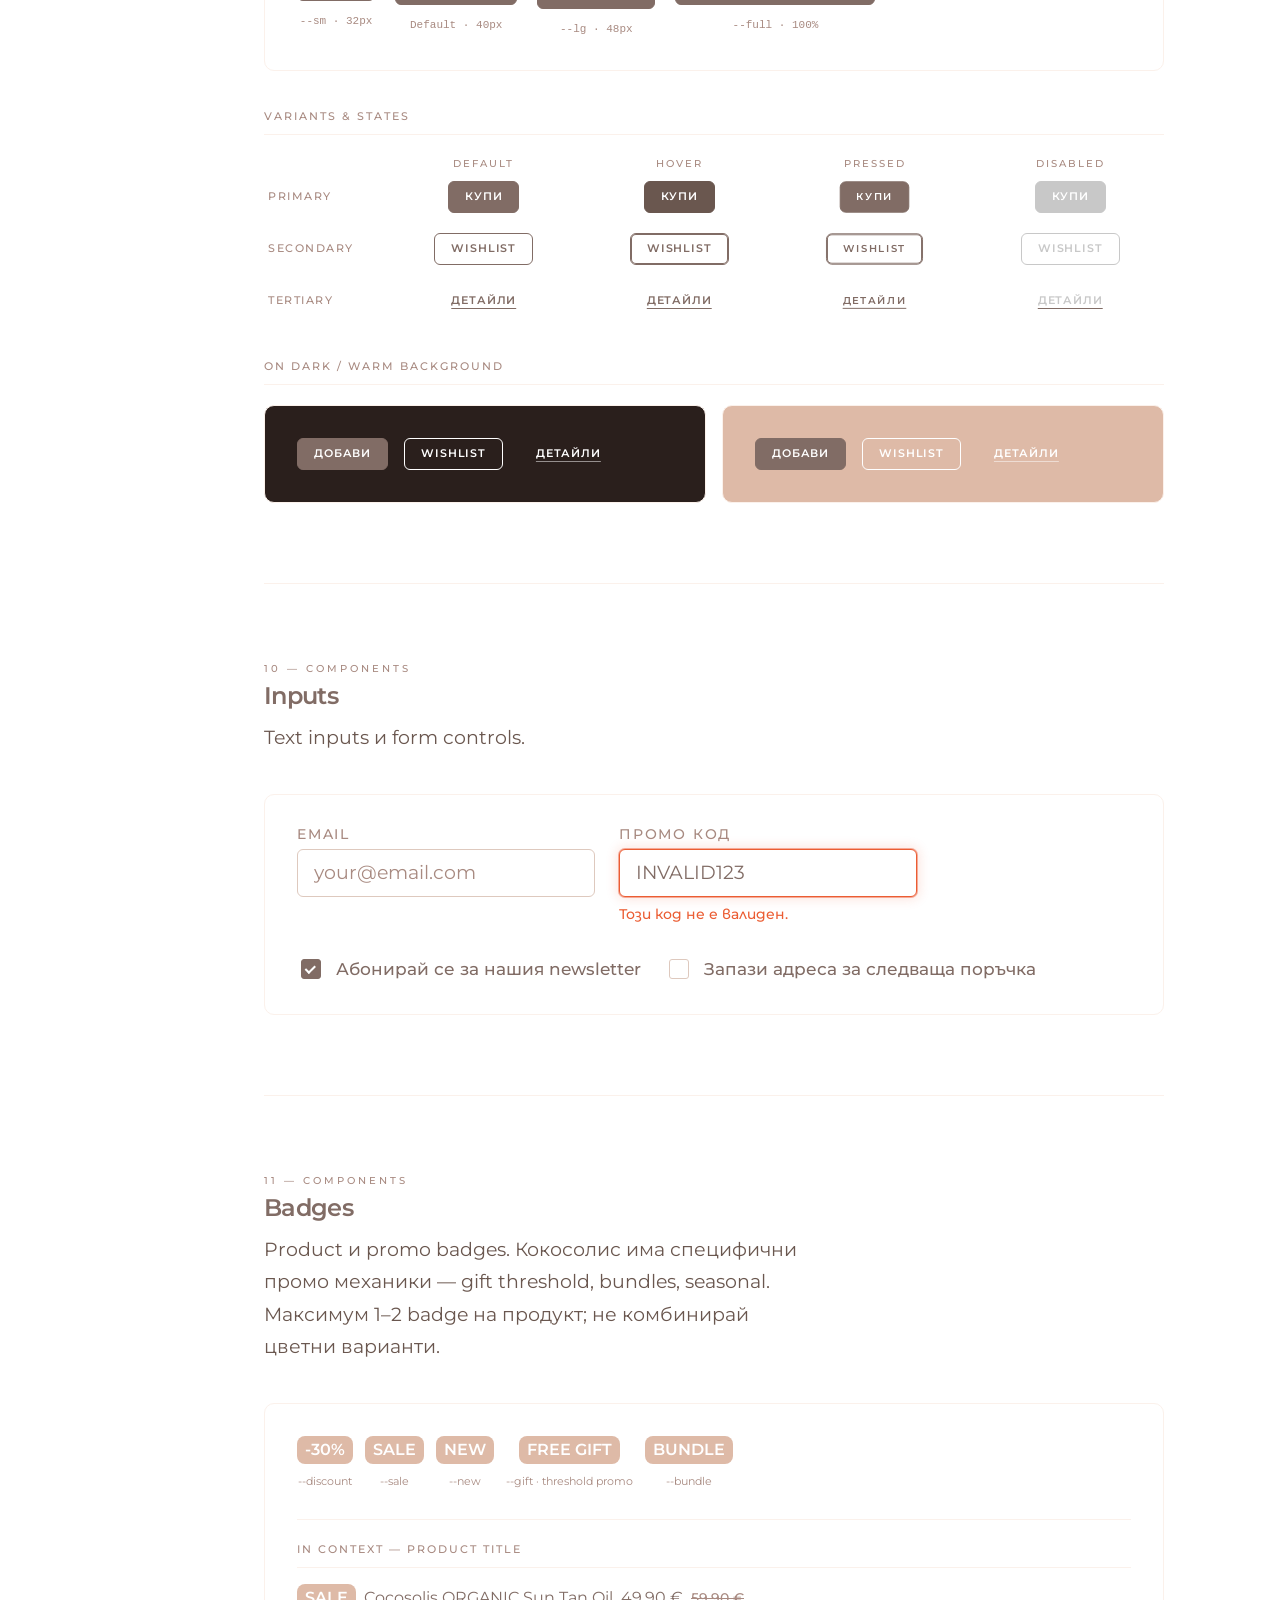
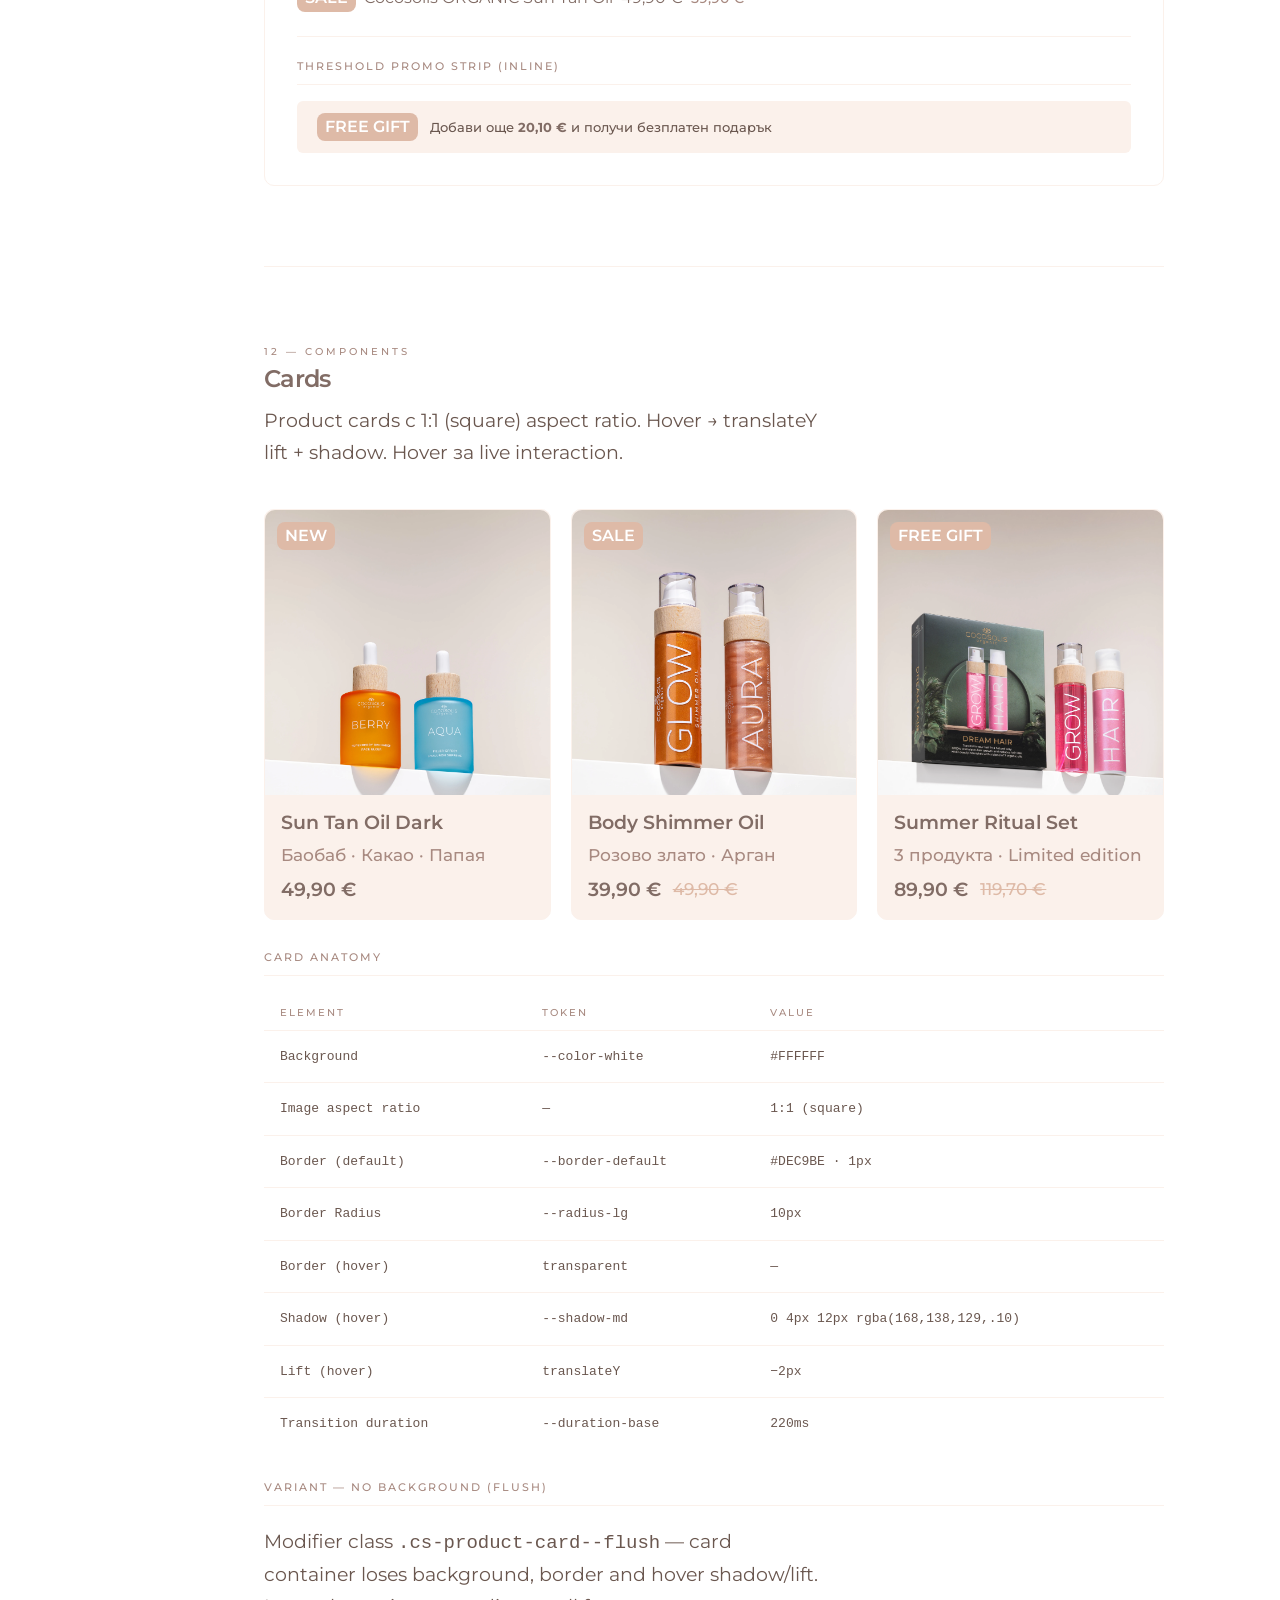
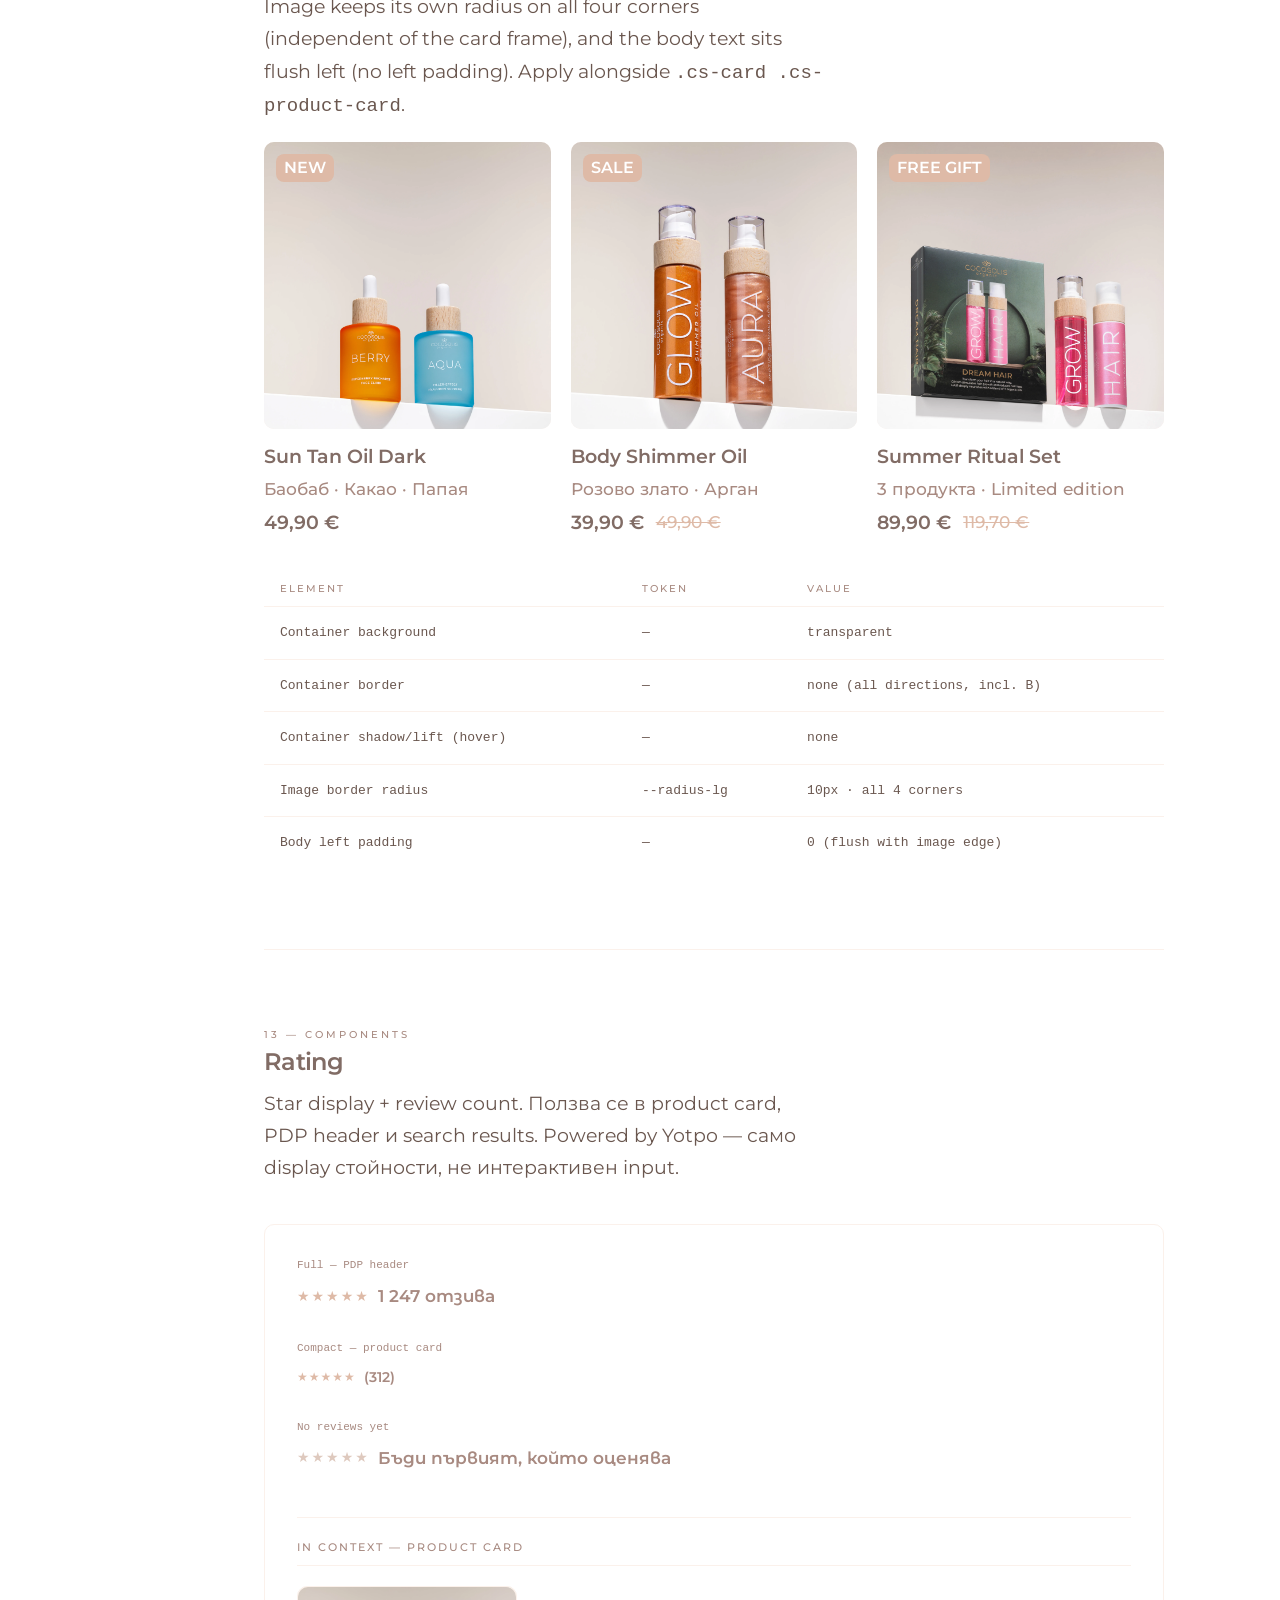
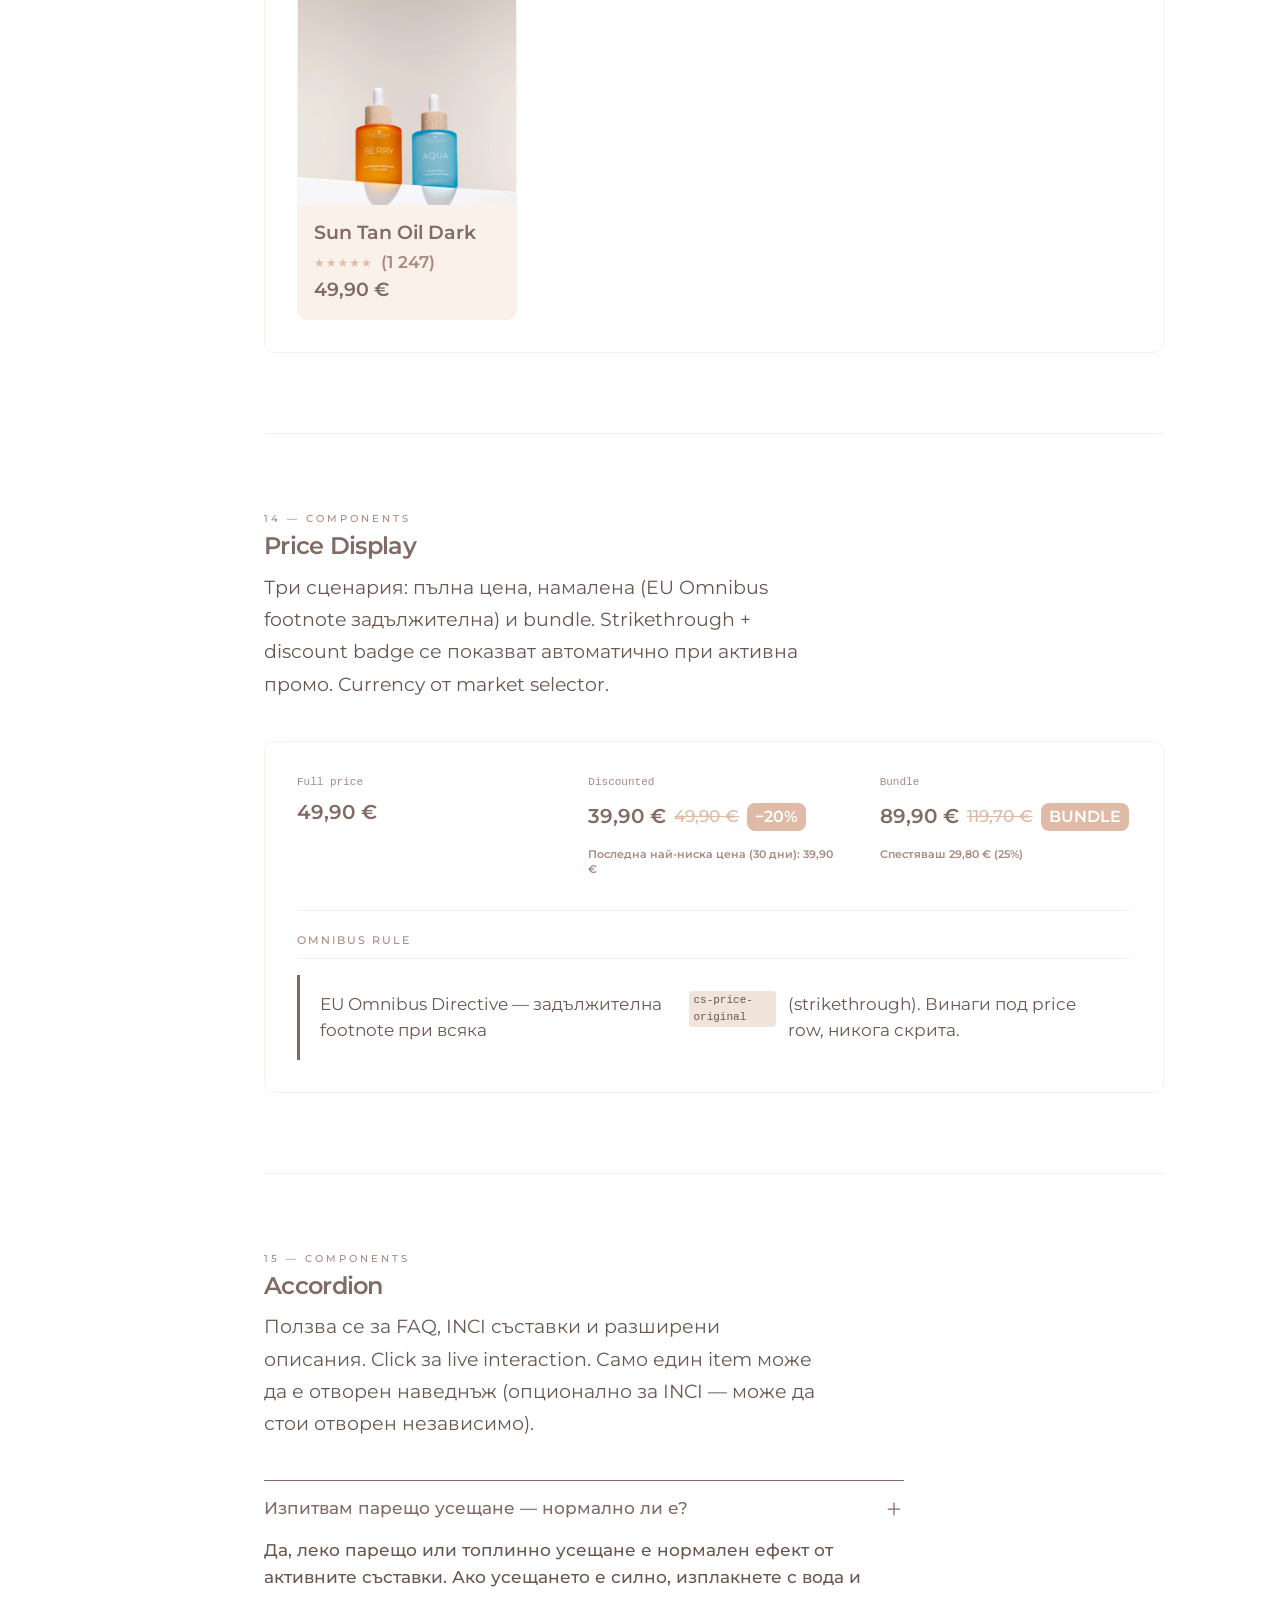
<file: Design-System.html>
<!DOCTYPE html>
<html lang="bg" data-direction="a">
<head>
  <meta charset="utf-8">
  <meta name="viewport" content="width=device-width, initial-scale=1">
  <title>Cocosolis — Design System v0-2 · Montserrat</title>
  <link rel="preconnect" href="https://fonts.googleapis.com">
  <link rel="preconnect" href="https://fonts.gstatic.com" crossorigin>
  <link href="https://fonts.googleapis.com/css2?family=Montserrat:ital,wght@0,300;0,400;0,500;0,600;0,700;1,300;1,400;1,500&display=swap" rel="stylesheet">

  <link rel="stylesheet" href="cocosolis.css">
</head>
<body>

<div class="ds-layout">

  <!-- Mobile sidebar backdrop -->
  <div class="ds-sidebar-backdrop" onclick="csToggleSidebar()"></div>

  <!-- Sidebar -->
  <nav class="ds-sidebar">
    <div class="ds-sidebar-brand">
      <svg class="ds-sidebar-logo" xmlns="http://www.w3.org/2000/svg" xmlns:xlink="http://www.w3.org/1999/xlink" width="310" height="119" viewBox="0 0 310 119"><defs><clipPath id="cs-logo-clip"><rect width="303.234" height="118.361" transform="translate(0 0)" fill="none"></rect></clipPath></defs><g transform="translate(-2202 -453)"><rect width="310" height="119" transform="translate(2202 453)" fill="rgba(255,255,255,0)"></rect><g transform="translate(2203 453)"><g clip-path="url(#cs-logo-clip)"><path d="M84.64,110.27a6.206,6.206,0,0,0,6.449-6.5,6.45,6.45,0,1,0-12.9,0,6.2,6.2,0,0,0,6.447,6.5m0-1.231a5.016,5.016,0,0,1-5.215-5.269,5.22,5.22,0,1,1,10.432,0,5.019,5.019,0,0,1-5.217,5.269M104.205,97.4v12.687h1.26v-7.4a4.214,4.214,0,0,1,4.187-4.239,4.072,4.072,0,0,1,2.158.59l.564-1.026a4.964,4.964,0,0,0-2.722-.746,4.462,4.462,0,0,0-4.212,2.39l-.051-2.26Zm29.251.924a6.448,6.448,0,0,0-3.6-1.156c-3.288,0-5.959,2.234-5.959,6.192a5.819,5.819,0,0,0,5.959,6.137c2.365,0,4.805,1.082,4.805,3.8,0,2.7-2.262,3.828-4.805,3.828s-4.751-1.233-4.751-3.828h-1.26c0,3.21,2.647,5.06,6.011,5.06s6.037-1.645,6.037-5.06a4.654,4.654,0,0,0-3.466-4.548,6.245,6.245,0,0,0,1.846-9.71l1.236-1.438-.824-.718Zm-3.6.1a4.564,4.564,0,0,1,4.754,4.933,4.871,4.871,0,0,1-4.754,4.881,4.653,4.653,0,0,1-4.7-4.881c0-3.316,2.108-4.933,4.7-4.933M159.6,97.4v2.771a5.756,5.756,0,0,0-5.19-2.924,6.524,6.524,0,0,0,0,13.047,5.928,5.928,0,0,0,5.19-2.9v2.7h1.26V97.4Zm-5.19,1.052c7.063,0,7.063,10.609,0,10.609a5.306,5.306,0,0,1,0-10.609m20.08-1.052v12.687h1.259v-7.063a4.411,4.411,0,0,1,4.446-4.624c2.746-.024,4.521,1.517,4.521,4.394v7.293h1.256v-7.317c0-3.523-2.338-5.6-5.726-5.6a5.055,5.055,0,0,0-4.524,2.492V97.4Zm26.245,12.687h-1.26V97.347h1.26Zm-1.616-16.825a1.014,1.014,0,0,0,2.027,0,1.014,1.014,0,0,0-2.027,0M224.1,107.469a5.377,5.377,0,0,1-3.775,1.57,5.293,5.293,0,1,1,0-10.586,5.376,5.376,0,0,1,3.8,1.516l.822-.8a6.6,6.6,0,0,0-4.624-1.9,6.474,6.474,0,1,0,0,12.948,6.5,6.5,0,0,0,4.624-1.9Z" fill="#4D3D38"></path><path d="M27.725,78.028a14.982,14.982,0,0,1-10.486,4.263c-9.673,0-14.654-6.8-14.746-14.653C2.441,59.592,7.47,52.7,17.239,52.7a14.661,14.661,0,0,1,10.438,4.259l1.772-1.531A17.25,17.25,0,0,0,17.239,50.4C5.747,50.4-.095,58.779,0,67.733c.048,9.049,5.938,16.951,17.238,16.951a17.26,17.26,0,0,0,12.21-5.03ZM54.1,50.256c-11.3,0-16.9,8.234-16.9,17.238,0,8.859,5.65,17.381,16.9,17.381S70.95,76.4,71,67.589c.044-9.05-5.6-17.333-16.9-17.333m0,2.4c9.621,0,14.409,7.133,14.409,14.891,0,7.565-4.835,14.938-14.409,14.938-9.528,0-14.317-7.373-14.365-14.938-.047-7.9,4.741-14.891,14.365-14.891m52.129,25.377A14.984,14.984,0,0,1,95.74,82.291c-9.673,0-14.65-6.8-14.746-14.653C80.946,59.592,85.972,52.7,95.74,52.7a14.668,14.668,0,0,1,10.439,4.259l1.77-1.531A17.248,17.248,0,0,0,95.74,50.4c-11.492,0-17.334,8.379-17.238,17.333.048,9.049,5.938,16.951,17.238,16.951a17.258,17.258,0,0,0,12.209-5.03ZM132.6,50.256c-11.3,0-16.905,8.234-16.905,17.238,0,8.859,5.653,17.381,16.905,17.381s16.853-8.477,16.9-17.286c.048-9.05-5.6-17.333-16.9-17.333m0,2.4c9.625,0,14.413,7.133,14.413,14.891,0,7.565-4.836,14.938-14.413,14.938-9.528,0-14.316-7.373-14.365-14.938-.048-7.9,4.74-14.891,14.365-14.891M183.581,56c-3.3-4.929-7.473-5.7-12.261-5.7-5.506,0-12.878,2.2-12.734,9.289,0,6.179,6.271,7.421,12.4,8.619,5.505,1.054,11.059,2.155,11.012,7.181,0,5.938-6.56,7.088-10.679,7.088s-9.384-2.011-11.444-6.082l-2.3,1.149c2.586,5.125,8.524,7.281,13.741,7.281,5.6,0,13.215-1.823,13.263-9.385,0-7.232-6.7-8.382-13.166-9.624-5.651-1.054-10.247-2.06-10.247-6.32,0-5.365,6.223-6.8,10.15-6.8,3.783.047,7.709.62,10.153,4.547Zm25.078-5.746c-11.3,0-16.9,8.234-16.9,17.238,0,8.859,5.649,17.381,16.9,17.381s16.853-8.477,16.9-17.286c.047-9.05-5.606-17.333-16.9-17.333m0,2.4c9.62,0,14.409,7.133,14.409,14.891,0,7.565-4.836,14.938-14.409,14.938-9.529,0-14.317-7.373-14.365-14.938-.048-7.9,4.74-14.891,14.365-14.891m26.176-1.915V84.3h21.453V81.858H237.423V50.736Zm32.07,0h-2.536V84.3H266.9ZM302.228,56c-3.3-4.929-7.468-5.7-12.257-5.7-5.509,0-12.882,2.2-12.738,9.289,0,6.179,6.275,7.421,12.4,8.619,5.505,1.054,11.063,2.155,11.015,7.181,0,5.938-6.56,7.088-10.679,7.088s-9.384-2.011-11.444-6.082l-2.3,1.149c2.585,5.125,8.523,7.281,13.744,7.281,5.6,0,13.216-1.823,13.263-9.385,0-7.232-6.7-8.382-13.167-9.624-5.649-1.054-10.25-2.06-10.25-6.32,0-5.365,6.227-6.8,10.154-6.8,3.783.047,7.709.62,10.15,4.547Z" fill="#4D3D38"></path><path d="M154.028,23.6c-2.656-9.958-13.98-11.78-18.522-16.033a20.281,20.281,0,0,0,1.1,13.229" fill="none" stroke="#ecceb1" stroke-miterlimit="22.926" stroke-width="2.126"></path><path d="M153.843,33.041c-3.655-12.988-20.828-12.123-29.306-14.76.7,18.5,29.975,21.57,29.993,20.726M148.55,15.33c1-6.728,3.584-9.265,5.472-13.023,2.324,4.335,6.219,6.669,6.628,12.435" fill="none" stroke="#ecceb1" stroke-linecap="round" stroke-miterlimit="22.926" stroke-width="2.126"></path><path d="M152.635,30.029c2.657-17.684,15.374-18.209,19.915-22.458a20.31,20.31,0,0,1-1.1,13.229m-18.11,18.209c-.38-19.247,20.386-17.735,29.993-20.729C182.631,36.781,153.356,39.853,153.338,39.009Z" fill="none" stroke="#ecceb1" stroke-miterlimit="22.926" stroke-width="2.126"></path></g></g></g></svg>
    </div>
    <div class="ds-dir-label" id="ds-dir-label">Montserrat</div>

    <div class="ds-sidebar-nav">
      <div class="ds-sidebar-group">Mockup</div>
      <a href="#pdp">PDP Mockup</a>
      <a href="#product-grid">Product Grid Mockup</a>
      <div class="ds-sidebar-group">Foundations</div>
      <a href="#colors">Colors</a>
      <a href="#typography">Typography</a>
      <a href="#spacing">Spacing</a>
      <a href="#radius">Border Radius</a>
      <a href="#shadows">Elevation</a>
      <a href="#motion">Motion</a>
      <div class="ds-sidebar-group">Components</div>
      <a href="#buttons">Buttons</a>
      <a href="#inputs">Inputs</a>
      <a href="#badges">Badges</a>
      <a href="#cards">Cards</a>
      <a href="#rating">Rating</a>
      <a href="#price">Price Display</a>
      <a href="#accordion">Accordion</a>
      <a href="#toast">Toast</a>
      <a href="#progress">Progress Bar</a>
      <a href="#stepper">Qty Stepper</a>
      <a href="#variant-selectors">Variant Selectors</a>
    </div>
    <div class="ds-sidebar-footer">
      Cocosolis · Shopify Custom Theme<br>
      Gloross · v0-2 · June 2026
    </div>
  </nav>

  <!-- Main -->
  <main class="ds-main">

    <!-- Cover — fixed title bar -->
    <div class="ds-cover">
      <button class="ds-hamburger" aria-label="Отвори навигация" onclick="csToggleSidebar()">
        <svg width="20" height="20" viewBox="0 0 24 24" fill="none" stroke="currentColor" stroke-width="2" stroke-linecap="round"><line x1="3" y1="6" x2="21" y2="6"></line><line x1="3" y1="12" x2="21" y2="12"></line><line x1="3" y1="18" x2="21" y2="18"></line></svg>
      </button>
      <div class="ds-cover-title">Design System v0-2 · <span class="ds-cover-title-dir" id="ds-cover-dir-inline">Montserrat</span></div>
      <div class="ds-cover-meta">
        <span class="ds-cover-ver">v1 · June 2026</span>
      </div>
    </div>

    <!-- ── PDP MOCKUP ─────────────────────────────────── -->
    <section class="ds-section" id="pdp">
      <div class="ds-section-header">
        <span class="ds-section-label">01 — Mockup</span>
        <div class="ds-section-title">PDP Mockup</div>
        <p class="ds-section-desc">Product Detail Page — компонентите в контекст. Desktop layout: gallery ляво, product info дясно. Mobile-first реалният прототип ще инвертира стека.</p>
      </div>

      <div class="pdp-wrap">

        <!-- Left: Gallery -->
        <div class="pdp-gallery">

          <div class="pdp-main-image-wrap">
            <span class="cs-badge cs-badge--discount pdp-best-badge">-30%</span>
            <img src="P1931635.webp" alt="Cocosolis Next-Gen Body Serums" class="pdp-main-image">
          </div>

          <!-- Thumbnails -->
          <div class="pdp-thumbs">
            <div class="pdp-thumb pdp-thumb--active"><img src="P1931635.webp" alt=""></div>
            <div class="pdp-thumb"><img src="P1920577.webp" alt=""></div>
            <div class="pdp-thumb"><img src="P1920734.webp" alt=""></div>
            <div class="pdp-thumb"><img src="P1931382.webp" alt=""></div>
            <div class="pdp-thumb"><img src="P1931635.webp" alt=""></div>
          </div>

          <!-- Mobile swipe gallery: side-swipe with visible horizontal scrollbar -->
          <div class="pdp-mobile-gallery">
            <div class="pdp-mobile-gallery-track" id="pdpMobileTrack">
              <div class="pdp-mobile-slide">
                <span class="cs-badge cs-badge--discount pdp-best-badge">-30%</span>
                <img src="P1931635.webp" alt="Cocosolis Next-Gen Body Serums">
              </div>
              <div class="pdp-mobile-slide"><img src="P1920577.webp" alt=""></div>
              <div class="pdp-mobile-slide"><img src="P1920734.webp" alt=""></div>
              <div class="pdp-mobile-slide"><img src="P1931382.webp" alt=""></div>
              <div class="pdp-mobile-slide"><img src="P1931635.webp" alt=""></div>
            </div>
            <div class="pdp-mobile-scrollbar">
              <div class="pdp-mobile-scrollbar-thumb" id="pdpMobileScrollbarThumb"></div>
            </div>
          </div>

          <!-- Before/after strip -->
          <button class="pdp-ba-strip">
            <span>Виж преди и след</span>
            <span class="pdp-ba-plus">+</span>
          </button>

        </div>

        <!-- Right: Product info -->
        <div class="pdp-info">

          <div class="pdp-eyebrow">Solis</div>
          <h1 class="pdp-title">Body Serums</h1>

          <p class="pdp-desc">Трансформирайте тялото си със силата на натурални активни съставки с клинично доказан ефект. HOT+ топи мазнините и намалява обиколките на дупето и бедрата, а SKIN+ видимо намалява целулита, изглажда и оформя. SLIM+ намалява обиколките, стяга и оформя корема и ръцете. LIFT+ повдига бюста, стяга и изглажда шията и деколтето.</p>

          <!-- Bundle contents -->
          <ul class="pdp-bundle-list pdp-benefits">
            <li>Лека, бързо попиваща емулсия</li>
            <li>Нанася се равномерно, без петна</li>
            <li>Идеален за начинаещи</li>
            <li>Аромат на карамелено лате</li>
          </ul>

          <!-- Price -->
          <div class="pdp-price-row pdp-price-row--promo">
            <span class="pdp-price">83,75 €</span>
            <span class="pdp-price-old">119,64 €</span>
            <span class="cs-badge cs-badge--discount">-30%</span>
          </div>
          <!-- Volume selector -->
          <div class="pdp-volume">
            <div class="pdp-volume-options">
              <button class="pdp-vol-btn pdp-vol-btn--active">110 ml</button>
              <button class="pdp-vol-btn">50 ml</button>
              <button class="pdp-vol-btn">Sample</button>
            </div>
          </div>

          <!-- ATC row -->
          <div class="pdp-atc-row">
            <div class="cs-qty">
              <button class="cs-qty-btn" disabled>−</button>
              <span class="cs-qty-val">1</span>
              <button class="cs-qty-btn">+</button>
            </div>
            <button class="cs-btn cs-btn--primary pdp-atc-btn">ДОБАВИ</button>
            <button class="pdp-wish-btn" aria-label="Wishlist">
              <svg width="20" height="20" viewBox="0 0 24 24" fill="none" stroke="currentColor" stroke-width="1.5" stroke-linecap="round" stroke-linejoin="round"><path d="M20.84 4.61a5.5 5.5 0 0 0-7.78 0L12 5.67l-1.06-1.06a5.5 5.5 0 0 0-7.78 7.78l1.06 1.06L12 21.23l7.78-7.78 1.06-1.06a5.5 5.5 0 0 0 0-7.78z"></path></svg>
            </button>
          </div>

          <p class="pdp-omnibus-note"><svg width="14" height="14" viewBox="0 0 24 24" fill="none" stroke="currentColor" stroke-width="1.5" stroke-linecap="round" stroke-linejoin="round"><circle cx="12" cy="12" r="10"></circle><line x1="12" y1="16" x2="12" y2="12"></line><line x1="12" y1="8" x2="12.01" y2="8"></line></svg>Най-ниска цена за последните 30 дни: <strong>119,64 €</strong></p>

          <!-- Info bar: club / returns / shipping, 3 stacked rows, thin icons -->
          <div class="pdp-info-bar">
            <div class="pdp-info-bar-row">
              <svg width="16" height="16" viewBox="0 0 24 24" fill="none" stroke="currentColor" stroke-width="1" stroke-linecap="round" stroke-linejoin="round"><path d="M2 7l4 3 6-7 6 7 4-3-2 13H4L2 7z"></path></svg>
              <span>Влез в <a href="#" class="pdp-club-link">клуба</a>, пазарувай с отстъпка</span>
            </div>
            <div class="pdp-info-bar-row">
              <svg width="16" height="16" viewBox="0 0 24 24" fill="none" stroke="currentColor" stroke-width="1" stroke-linecap="round" stroke-linejoin="round"><path d="M12 1v22M17 5H9.5a3.5 3.5 0 0 0 0 7h5a3.5 3.5 0 0 1 0 7H6"></path></svg>
              <span>Върни в рамките на 30 дни</span>
            </div>
            <div class="pdp-info-bar-row">
              <svg width="16" height="16" viewBox="0 0 24 24" fill="none" stroke="currentColor" stroke-width="1" stroke-linecap="round" stroke-linejoin="round"><rect x="1" y="3" width="15" height="13"></rect><path d="M16 8h4l3 3v5h-7V8z"></path><circle cx="5.5" cy="18.5" r="2.5"></circle><circle cx="18.5" cy="18.5" r="2.5"></circle></svg>
              <span>Бърза и безплатна доставка</span>
            </div>
          </div>

        </div>
      </div>
    </section>

    <!-- ── PRODUCT GRID MOCKUP ───────────────────────── -->
    <section class="ds-section" id="product-grid">
      <div class="ds-section-header">
        <span class="ds-section-label">02 — Mockup</span>
        <div class="ds-section-title">Product Grid Mockup</div>
        <p class="ds-section-desc">Collection grid — product card в пълен контекст: описание, цена в EUR и пълноширинен ATC. 3 колони desktop, 1 колона mobile (90% от трафика).</p>
      </div>

      <div class="ds-subsection-title" style="margin-bottom:var(--space-3);">Without background — избран вариант</div>
      <div class="ds-card-row">

        <div class="cs-card cs-product-card cs-product-card--flush" style="cursor:default;">
          <div class="card-image">
            <div class="card-image-inner">
              <img src="P1920577.webp" alt="Full Glow" style="width:100%;height:100%;object-fit:cover;display:block;">
            </div>
            <div class="card-badges"><span class="cs-badge cs-badge--discount">-20%</span></div>
          </div>
          <div class="card-body">
            <div class="card-title" style="text-transform:uppercase;">Full Glow</div>
            <p class="card-desc">Цялостна грижа за тяло и лице и естествено изглеждащ тен</p>
            <div class="card-bottom">
              <div style="margin-bottom:var(--space-4);">
                <div class="cs-price"><span class="cs-price-current">55,10 €</span> <span class="cs-price-original">68,88 €</span></div>
              </div>
              <button class="cs-btn cs-btn--primary cs-btn--full">Добави</button>
            </div>
          </div>
        </div>

        <div class="cs-card cs-product-card cs-product-card--flush" style="cursor:default;">
          <div class="card-image">
            <div class="card-image-inner">
              <img src="P1920734.webp" alt="Summer Crush" style="width:100%;height:100%;object-fit:cover;display:block;">
            </div>
            <div class="card-badges"><span class="cs-badge cs-badge--discount">-25%</span></div>
          </div>
          <div class="card-body">
            <div class="card-title" style="text-transform:uppercase;">Summer Crush</div>
            <p class="card-desc">Триото за неотразима кожа и тен през ваканцията</p>
            <div class="card-bottom">
              <div style="margin-bottom:var(--space-4);">
                <div class="cs-price"><span class="cs-price-current">55,22 €</span> <span class="cs-price-original">73,63 €</span></div>
              </div>
              <button class="cs-btn cs-btn--primary cs-btn--full">Добави</button>
            </div>
          </div>
        </div>

        <div class="cs-card cs-product-card cs-product-card--flush" style="cursor:default;">
          <div class="card-image">
            <div class="card-image-inner">
              <img src="P1931382.webp" alt="Next-Gen Body Serums" style="width:100%;height:100%;object-fit:cover;display:block;">
            </div>
            <div class="card-badges"><span class="cs-badge cs-badge--discount">-30%</span></div>
          </div>
          <div class="card-body">
            <div class="card-title" style="text-transform:uppercase;">Next-Gen Body Serums</div>
            <p class="card-desc">Зони: дупе и бедра, корем и ръце, шия и бюст</p>
            <div class="card-bottom">
              <div style="margin-bottom:var(--space-4);">
                <div class="cs-price"><span class="cs-price-current">83,75 €</span> <span class="cs-price-original">119,64 €</span></div>
              </div>
              <button class="cs-btn cs-btn--primary cs-btn--full">Добави</button>
            </div>
          </div>
        </div>

      </div>

      <div class="ds-subsection-title" style="margin:var(--space-6) 0 var(--space-3);">With background — алтернатива</div>
      <div class="ds-card-row">

        <div class="cs-card cs-product-card" style="cursor:default;">
          <div class="card-image">
            <div class="card-image-inner">
              <img src="P1920577.webp" alt="Full Glow" style="width:100%;height:100%;object-fit:cover;display:block;">
            </div>
            <div class="card-badges"><span class="cs-badge cs-badge--discount">-20%</span></div>
          </div>
          <div class="card-body">
            <div class="card-title" style="text-transform:uppercase;">Full Glow</div>
            <p class="card-desc">Цялостна грижа за тяло и лице и естествено изглеждащ тен</p>
            <div class="card-bottom">
              <div style="margin-bottom:var(--space-4);">
                <div class="cs-price"><span class="cs-price-current">55,10 €</span> <span class="cs-price-original">68,88 €</span></div>
              </div>
              <button class="cs-btn cs-btn--primary cs-btn--full">Добави</button>
            </div>
          </div>
        </div>

        <div class="cs-card cs-product-card" style="cursor:default;">
          <div class="card-image">
            <div class="card-image-inner">
              <img src="P1920734.webp" alt="Summer Crush" style="width:100%;height:100%;object-fit:cover;display:block;">
            </div>
            <div class="card-badges"><span class="cs-badge cs-badge--discount">-25%</span></div>
          </div>
          <div class="card-body">
            <div class="card-title" style="text-transform:uppercase;">Summer Crush</div>
            <p class="card-desc">Триото за неотразима кожа и тен през ваканцията</p>
            <div class="card-bottom">
              <div style="margin-bottom:var(--space-4);">
                <div class="cs-price"><span class="cs-price-current">55,22 €</span> <span class="cs-price-original">73,63 €</span></div>
              </div>
              <button class="cs-btn cs-btn--primary cs-btn--full">Добави</button>
            </div>
          </div>
        </div>

        <div class="cs-card cs-product-card" style="cursor:default;">
          <div class="card-image">
            <div class="card-image-inner">
              <img src="P1931382.webp" alt="Next-Gen Body Serums" style="width:100%;height:100%;object-fit:cover;display:block;">
            </div>
            <div class="card-badges"><span class="cs-badge cs-badge--discount">-30%</span></div>
          </div>
          <div class="card-body">
            <div class="card-title" style="text-transform:uppercase;">Next-Gen Body Serums</div>
            <p class="card-desc">Зони: дупе и бедра, корем и ръце, шия и бюст</p>
            <div class="card-bottom">
              <div style="margin-bottom:var(--space-4);">
                <div class="cs-price"><span class="cs-price-current">83,75 €</span> <span class="cs-price-original">119,64 €</span></div>
              </div>
              <button class="cs-btn cs-btn--primary cs-btn--full">Добави</button>
            </div>
          </div>
        </div>

      </div>
    </section>


    <!-- ── COLORS ─────────────────────────────────────── -->
    <section class="ds-section" id="colors">
      <div class="ds-section-header">
        <span class="ds-section-label">03 — Foundations</span>
        <div class="ds-section-title">Colors</div>
        <p class="ds-section-desc">Четири брандови цвята в топла, натурална гама — одобрени от клиента (FigJam, 2026-06-15). Семантичните токени абстрахират стойностите от компонентите — никога не реферирай hex директно.</p>
      </div>

      <!-- Brand palette -->
      <div class="ds-subsection">
        <div class="ds-subsection-title">Brand Palette</div>
        <div class="ds-palette">
          <div class="ds-swatch-lg" onclick="csCopyColor(this)">
            <div class="swatch-color" style="background:#816C65;"></div>
            <div class="swatch-info">
              <div class="swatch-name">Text / Taupe</div>
              <div class="swatch-hex">#816C65 · Primary text</div>
            </div>
          </div>
          <div class="ds-swatch-lg" onclick="csCopyColor(this)">
            <div class="swatch-color" data-dir-bg="bgWarm" style="background:#DEBAA7;"></div>
            <div class="swatch-info">
              <div class="swatch-name" data-dir-name="bgWarm">Warm Beige</div>
              <div class="swatch-hex" data-dir-hex="bgWarm" data-dir-label="Cards, secondary bg">#DEBAA7 · Cards, secondary bg</div>
            </div>
          </div>
          <div class="ds-swatch-lg" onclick="csCopyColor(this)">
            <div class="swatch-color" data-dir-bg="bgLight" style="background:#FBF1EB;"></div>
            <div class="swatch-info">
              <div class="swatch-name" data-dir-name="bgLight">Cream</div>
              <div class="swatch-hex" data-dir-hex="bgLight" data-dir-label="Page background">#FBF1EB · Page background</div>
            </div>
          </div>
          <div class="ds-swatch-lg" onclick="csCopyColor(this)">
            <div class="swatch-color" data-dir-bg="accent" style="background:#FF8495;"></div>
            <div class="swatch-info">
              <div class="swatch-name" data-dir-name="accent">Accent / Coral</div>
              <div class="swatch-hex" data-dir-hex="accent" data-dir-label="CTA, badges, highlights">#FF8495 · CTA, badges, highlights</div>
            </div>
          </div>
        </div>
      </div>

      <!-- Warm neutral scale -->
      <div class="ds-subsection">
        <div class="ds-subsection-title">Warm Neutral Scale</div>
        <div class="ds-neutral-row">
          <div class="ds-neutral-step" onclick="csCopyColor(this)">
            <div class="swatch-color" style="background:var(--color-white); outline: 1px solid var(--color-warm-100);"></div>
            <div class="swatch-label">White</div>
          </div>
          <div class="ds-neutral-step" onclick="csCopyColor(this)">
            <div class="swatch-color" data-dir-bg="warmCream" style="background:#FBF1EB;"></div>
            <div class="swatch-label">Cream</div>
          </div>
          <div class="ds-neutral-step" onclick="csCopyColor(this)">
            <div class="swatch-color" style="background:var(--color-warm-100);"></div>
            <div class="swatch-label">100</div>
          </div>
          <div class="ds-neutral-step" onclick="csCopyColor(this)">
            <div class="swatch-color" style="background:var(--color-warm-200);"></div>
            <div class="swatch-label">200</div>
          </div>
          <div class="ds-neutral-step" onclick="csCopyColor(this)">
            <div class="swatch-color" style="background:var(--color-warm-300);"></div>
            <div class="swatch-label">300</div>
          </div>
          <div class="ds-neutral-step" onclick="csCopyColor(this)">
            <div class="swatch-color" style="background:var(--color-warm-400);"></div>
            <div class="swatch-label">400</div>
          </div>
          <div class="ds-neutral-step" onclick="csCopyColor(this)">
            <div class="swatch-color" style="background:var(--color-warm-500);"></div>
            <div class="swatch-label">500</div>
          </div>
          <div class="ds-neutral-step" onclick="csCopyColor(this)">
            <div class="swatch-color" style="background:var(--color-warm-600);"></div>
            <div class="swatch-label">600</div>
          </div>
          <div class="ds-neutral-step" onclick="csCopyColor(this)">
            <div class="swatch-color" style="background:var(--color-warm-700);"></div>
            <div class="swatch-label">700</div>
          </div>
          <div class="ds-neutral-step" onclick="csCopyColor(this)">
            <div class="swatch-color" style="background:var(--color-dark);"></div>
            <div class="swatch-label">Dark</div>
          </div>
        </div>
      </div>

      <!-- Semantic — backgrounds -->
      <div class="ds-subsection">
        <div class="ds-subsection-title">Semantic Tokens — Backgrounds</div>
        <div class="ds-semantic-grid">
          <div class="ds-semantic-item" onclick="csCopyColor(this)"><div class="ds-semantic-dot" style="background:#FBF1EB; border:1px solid #DEC9BE;"></div><div class="ds-semantic-info"><div class="ds-semantic-name">background/primary</div><div class="ds-semantic-hex">#FBF1EB · Cream page bg</div></div></div>
          <div class="ds-semantic-item" onclick="csCopyColor(this)"><div class="ds-semantic-dot" style="background:#F0E4DB;"></div><div class="ds-semantic-info"><div class="ds-semantic-name">background/subtle</div><div class="ds-semantic-hex">#F0E4DB</div></div></div>
          <div class="ds-semantic-item" onclick="csCopyColor(this)"><div class="ds-semantic-dot" style="background:#DEC9BE;"></div><div class="ds-semantic-info"><div class="ds-semantic-name">background/muted</div><div class="ds-semantic-hex">#DEC9BE</div></div></div>
          <div class="ds-semantic-item" onclick="csCopyColor(this)"><div class="ds-semantic-dot" data-dir-bg="bgWarm" style="background:#DEBAA7;"></div><div class="ds-semantic-info"><div class="ds-semantic-name">background/warm</div><div class="ds-semantic-hex" data-dir-hex="bgWarm" data-dir-label="Cards, promo strips">#DEBAA7 · Cards, promo strips</div></div></div>
          <div class="ds-semantic-item" onclick="csCopyColor(this)"><div class="ds-semantic-dot" data-dir-bg="bgDark" style="background:#2A1F1C;"></div><div class="ds-semantic-info"><div class="ds-semantic-name">background/dark</div><div class="ds-semantic-hex" data-dir-hex="bgDark">#2A1F1C</div></div></div>
          <div class="ds-semantic-item" onclick="csCopyColor(this)"><div class="ds-semantic-dot" data-dir-bg="accent" style="background:#FF8495;"></div><div class="ds-semantic-info"><div class="ds-semantic-name">background/brand</div><div class="ds-semantic-hex" data-dir-hex="accent">#FF8495</div></div></div>
        </div>
      </div>

      <!-- Semantic — text -->
      <div class="ds-subsection">
        <div class="ds-subsection-title">Semantic Tokens — Text</div>
        <div class="ds-semantic-grid">
          <div class="ds-semantic-item" onclick="csCopyColor(this)"><div class="ds-semantic-dot" style="background:#816C65;"></div><div class="ds-semantic-info"><div class="ds-semantic-name">text/primary</div><div class="ds-semantic-hex">#816C65</div></div></div>
          <div class="ds-semantic-item" onclick="csCopyColor(this)"><div class="ds-semantic-dot" style="background:#6A574F;"></div><div class="ds-semantic-info"><div class="ds-semantic-name">text/secondary</div><div class="ds-semantic-hex">#6A574F</div></div></div>
          <div class="ds-semantic-item" onclick="csCopyColor(this)"><div class="ds-semantic-dot" style="background:#A88A81;"></div><div class="ds-semantic-info"><div class="ds-semantic-name">text/muted</div><div class="ds-semantic-hex">#A88A81</div></div></div>
          <div class="ds-semantic-item" onclick="csCopyColor(this)"><div class="ds-semantic-dot" style="background:#FFFFFF; border:1px solid #DEC9BE;"></div><div class="ds-semantic-info"><div class="ds-semantic-name">text/inverse</div><div class="ds-semantic-hex">#FFFFFF</div></div></div>
          <div class="ds-semantic-item" onclick="csCopyColor(this)"><div class="ds-semantic-dot" data-dir-bg="accent" style="background:#FF8495;"></div><div class="ds-semantic-info"><div class="ds-semantic-name">text/brand</div><div class="ds-semantic-hex" data-dir-hex="accent">#FF8495</div></div></div>
        </div>
      </div>

      <!-- Semantic — borders & actions -->
      <div class="ds-subsection">
        <div class="ds-subsection-title">Semantic Tokens — Borders &amp; Actions</div>
        <div class="ds-semantic-grid">
          <div class="ds-semantic-item" onclick="csCopyColor(this)"><div class="ds-semantic-dot" style="background:#FBF1EB; border: 1px solid #DEC9BE;"></div><div class="ds-semantic-info"><div class="ds-semantic-name">border/default</div><div class="ds-semantic-hex">#FBF1EB · декоративна</div></div></div>
          <div class="ds-semantic-item" onclick="csCopyColor(this)"><div class="ds-semantic-dot" style="background:#DEC9BE;"></div><div class="ds-semantic-info"><div class="ds-semantic-name">border/interactive</div><div class="ds-semantic-hex">#DEC9BE · интерактивен default</div></div></div>
          <div class="ds-semantic-item" onclick="csCopyColor(this)"><div class="ds-semantic-dot" style="background:#A88A81;"></div><div class="ds-semantic-info"><div class="ds-semantic-name">border/strong</div><div class="ds-semantic-hex">#A88A81 · hover / focus</div></div></div>
          <div class="ds-semantic-item" onclick="csCopyColor(this)"><div class="ds-semantic-dot" data-dir-bg="accent" style="background:#FF8495;"></div><div class="ds-semantic-info"><div class="ds-semantic-name">border/brand</div><div class="ds-semantic-hex" data-dir-hex="accent">#FF8495</div></div></div>
          <div class="ds-semantic-item" onclick="csCopyColor(this)"><div class="ds-semantic-dot" data-dir-bg="accent" style="background:#FF8495;"></div><div class="ds-semantic-info"><div class="ds-semantic-name">action/primary</div><div class="ds-semantic-hex" data-dir-hex="accent">#FF8495</div></div></div>
          <div class="ds-semantic-item" onclick="csCopyColor(this)"><div class="ds-semantic-dot" data-dir-bg="accentHover" style="background:#D9607A;"></div><div class="ds-semantic-info"><div class="ds-semantic-name">action/primary-hover</div><div class="ds-semantic-hex" data-dir-hex="accentHover">#D9607A</div></div></div>
        </div>
      </div>

      <!-- States -->
      <div class="ds-subsection" style="margin-bottom:0;">
        <div class="ds-subsection-title">Semantic Tokens — States</div>
        <div class="ds-state-row">
          <div class="ds-state-item">
            <div class="ds-state-dot" data-dir-bg="accentFocus" style="background:#DEBAA7;">!</div>
            <div class="ds-state-label">state/focus</div>
            <div data-dir-hex="accentFocus" style="font: 400 11px/1 monospace; color: var(--fg-muted);">#DEBAA7</div>
          </div>
          <div class="ds-state-item">
            <div class="ds-state-dot" style="background:#EB5D33;">✕</div>
            <div class="ds-state-label">state/error</div>
            <div style="font: 400 11px/1 monospace; color: var(--fg-muted);">#EB5D33</div>
          </div>
          <div class="ds-state-item">
            <div class="ds-state-dot" style="background:#498D68;">✓</div>
            <div class="ds-state-label">state/success</div>
            <div style="font: 400 11px/1 monospace; color: var(--fg-muted);">#498D68</div>
          </div>
          <div class="ds-state-item">
            <div class="ds-state-dot" style="background:#C8C8C8;">–</div>
            <div class="ds-state-label">state/disabled</div>
            <div style="font: 400 11px/1 monospace; color: var(--fg-muted);">#C8C8C8</div>
          </div>
        </div>
      </div>
    </section>

    <!-- ── TYPOGRAPHY ─────────────────────────────────── -->
    <section class="ds-section" id="typography">
      <div class="ds-section-header">
        <span class="ds-section-label">04 — Foundations</span>
        <div class="ds-section-title">Typography</div>
        <p class="ds-section-desc" id="ds-typo-desc">Cocosolis използва Montserrat като единна типографска система — display и body от едно семейство. Weight 300 за display, 400 за body, 500–600 за labels и UI. Кирилица fix: <span class="ds-token">font-feature-settings: 'locl' 0</span> деактивира ръкописните BG форми.</p>
      </div>

      <div class="ds-font-card">
        <div class="ds-font-specimen" style="font: var(--fw-heading) 52px/1.1 var(--font-display); font-feature-settings: 'locl' 0; color: var(--fg-primary); letter-spacing: -0.7px;" id="ds-typo-specimen">Cocosolis</div>
        <div style="font: 400 18px/1.5 var(--font-body); font-feature-settings: 'locl' 0; color: var(--fg-muted); margin-bottom: var(--space-4);">Естествена красота от природата — Natural beauty from nature</div>
        <div style="display:flex; gap: var(--space-8); flex-wrap:wrap;">
          <div>
            <div class="ds-font-name" id="ds-font-name-display">Montserrat</div>
            <div class="ds-font-detail" id="ds-font-detail-display">Display + Body · Single system<br>Weights: 300 · 400 · 500 · 600 · 700<br>Google Fonts · BG Cyrillic с locl fix</div>
          </div>
          <div style="display:flex; gap: var(--space-4); flex-wrap:wrap; align-items:center;">
            <span style="font: 300 24px/1 var(--font-display); font-feature-settings:'locl' 0; color:var(--fg-primary);">Light</span>
            <span style="font: 400 24px/1 var(--font-display); font-feature-settings:'locl' 0; color:var(--fg-primary);">Regular</span>
            <span style="font: 500 24px/1 var(--font-display); font-feature-settings:'locl' 0; color:var(--fg-primary);">Medium</span>
            <span style="font: 600 24px/1 var(--font-display); font-feature-settings:'locl' 0; color:var(--fg-primary);">SemiBold</span>
            <span style="font: 700 24px/1 var(--font-display); font-feature-settings:'locl' 0; color:var(--fg-primary);">Bold</span>
          </div>
        </div>
      </div>

      <div class="ds-subsection">
        <div class="ds-subsection-title">Type Scale</div>
        <div class="ds-type-scale">

          <div class="ds-type-row">
            <div style="font: var(--fw-heading) var(--fs-display)/1.15 var(--font-display); font-feature-settings:'locl' 0; letter-spacing:-0.7px; color:var(--fg-primary); overflow:hidden; white-space:nowrap; text-overflow:ellipsis;">Display</div>
            <div class="ds-type-meta">
              <span class="ds-token">--fs-display</span>
              <div class="ds-type-detail ds-type-detail--display">600 · 46px mob / 43.5px desk · lh 1.15 · ls −1px</div>
            </div>
          </div>

          <div class="ds-type-row">
            <div style="font: var(--fw-heading) var(--fs-h1)/1.15 var(--font-display); font-feature-settings:'locl' 0; letter-spacing:-0.7px; color:var(--fg-primary);">Heading 1</div>
            <div class="ds-type-meta">
              <span class="ds-token">--fs-h1</span>
              <div class="ds-type-detail ds-type-detail--display">600 · 26.25px mob / 24.75px desk · lh 1.15 · ls −1px</div>
            </div>
          </div>

          <div class="ds-type-row">
            <div style="font: var(--fw-heading) var(--fs-h2)/1.15 var(--font-display); font-feature-settings:'locl' 0; letter-spacing:-0.7px; color:var(--fg-primary);">Heading 2</div>
            <div class="ds-type-meta">
              <span class="ds-token">--fs-h2</span>
              <div class="ds-type-detail ds-type-detail--display">600 · 26px mob / 24px desk · lh 1.15 · ls −1px</div>
            </div>
          </div>

          <div class="ds-type-row">
            <div style="font: var(--fw-h3) var(--fs-h3)/1.3 var(--font-display); font-feature-settings:'locl' 0; color:var(--fg-primary);">Heading 3</div>
            <div class="ds-type-meta">
              <span class="ds-token">--fs-h3</span>
              <div class="ds-type-detail ds-type-detail--display">600 · 21px mob / 19.5px desk · lh 1.3</div>
            </div>
          </div>

          <div class="ds-type-row">
            <div style="font: var(--fw-h4) var(--fs-h4)/1.3 var(--font-display); font-feature-settings:'locl' 0; color:var(--fg-primary);">Heading 4</div>
            <div class="ds-type-meta">
              <span class="ds-token">--fs-h4</span>
              <div class="ds-type-detail ds-type-detail--display">600 · 16px mob / 15px desk · lh 1.3</div>
            </div>
          </div>

          <div class="ds-type-row">
            <div style="font: var(--fw-body-l) var(--fs-body-l)/1.7 var(--font-body); font-feature-settings:'locl' 0; color:var(--fg-primary);">Body Large — за editorial leads и product description intros. Натурални съставки, грижа за кожата.</div>
            <div class="ds-type-meta">
              <span class="ds-token">--fs-body-l</span>
              <div class="ds-type-detail ds-type-detail--body" data-body-level="l">400 · 18px mob / 22px desk · lh 1.7</div>
            </div>
          </div>

          <div class="ds-type-row">
            <div style="font: var(--fw-body-m) var(--fs-body-m)/1.55 var(--font-body); font-feature-settings:'locl' 0; color:var(--fg-primary);">Body Medium — основен размер за всички описания, UI текст, продуктови мета данни из целия магазин.</div>
            <div class="ds-type-meta">
              <span class="ds-token">--fs-body-m</span>
              <div class="ds-type-detail ds-type-detail--body" data-body-level="m">400 · 15px mob / 19px desk · lh 1.55</div>
            </div>
          </div>

          <div class="ds-type-row">
            <div style="font: var(--fw-body-s) var(--fs-body-s)/1.55 var(--font-body); font-feature-settings:'locl' 0; color:var(--fg-secondary);">Body Small — помощни текстове, метаданни, form helper text и вторична информация.</div>
            <div class="ds-type-meta">
              <span class="ds-token">--fs-body-s</span>
              <div class="ds-type-detail ds-type-detail--body" data-body-level="s">500 · 14px mob / 17px desk · lh 1.55</div>
            </div>
          </div>

          <div class="ds-type-row">
            <div style="font: var(--fw-body-xs) var(--fs-body-xs)/1.55 var(--font-body); font-feature-settings:'locl' 0; letter-spacing:var(--ls-body-xs); color:var(--fg-secondary);">Body XSmall — компактни списъци, продуктови ползи, legal copy и secondary detail text в тесни контексти.</div>
            <div class="ds-type-meta">
              <span class="ds-token">--fs-body-xs</span>
              <div class="ds-type-detail ds-type-detail--body" data-body-level="xs">500 · 14px · lh 1.55 · ls .02em</div>
            </div>
          </div>

          <div class="ds-type-row">
            <div style="font: 500 var(--fs-caption)/1.5 var(--font-body); font-feature-settings:'locl' 0; letter-spacing:3px; text-transform:uppercase; color:var(--fg-muted);">Caption / Eyebrow Label</div>
            <div class="ds-type-meta">
              <span class="ds-token">--fs-caption</span>
              <div class="ds-type-detail ds-type-detail--body">500 · 14px · ls 3px · uppercase</div>
            </div>
          </div>

          <div class="ds-type-row">
            <div style="font: 600 var(--fs-omnibus)/1.4 var(--font-body); font-feature-settings:'locl' 0; color:var(--fg-muted);">Omnibus — EU price-history footnote (PDP price drop, last-30-days note)</div>
            <div class="ds-type-meta">
              <span class="ds-token">--fs-omnibus</span>
              <div class="ds-type-detail ds-type-detail--body">600 · 10.5px · lh 1.4 (25% smaller than --fs-caption)</div>
            </div>
          </div>

        </div>
      </div>

      <div class="ds-subsection" style="margin-bottom:0;">
        <div class="ds-subsection-title">Emphasis Rule</div>
        <div id="ds-emphasis-rule" style="display:inline-flex; align-items:center; gap:var(--space-3); padding:var(--space-4) var(--space-5); background:var(--color-white); border-left:3px solid var(--color-accent); border-radius:0 var(--radius-md) var(--radius-md) 0; font:400 var(--fs-body-m)/var(--lh-body) var(--font-body); font-feature-settings:'locl' 0; color:var(--fg-secondary);">
          Използвай <em>italic</em> за inline emphasis — <strong style="font-weight:400;">не bold</strong>. Bold нарушава ритъма при Montserrat и конфликтира с brand weight (300) на display текстове.
        </div>
      </div>
    </section>

    <!-- ── SPACING ────────────────────────────────────── -->
    <section class="ds-section" id="spacing">
      <div class="ds-section-header">
        <span class="ds-section-label">05 — Foundations</span>
        <div class="ds-section-title">Spacing</div>
        <p class="ds-section-desc">4px base grid. Всички gaps, padding и margin използват тези токени — никога произволни pixel стойности.</p>
      </div>

      <div class="ds-spacing-list">
        <div class="ds-spacing-row"><div class="ds-spacing-meta"><span class="ds-spacing-token">--space-1</span><span class="ds-spacing-value">4px</span></div><div class="ds-spacing-bar-wrap"><div class="ds-spacing-bar" style="width:4px;"></div></div></div>
        <div class="ds-spacing-row"><div class="ds-spacing-meta"><span class="ds-spacing-token">--space-2</span><span class="ds-spacing-value">8px</span></div><div class="ds-spacing-bar-wrap"><div class="ds-spacing-bar" style="width:8px;"></div></div></div>
        <div class="ds-spacing-row"><div class="ds-spacing-meta"><span class="ds-spacing-token">--space-3</span><span class="ds-spacing-value">12px</span></div><div class="ds-spacing-bar-wrap"><div class="ds-spacing-bar" style="width:12px;"></div></div></div>
        <div class="ds-spacing-row"><div class="ds-spacing-meta"><span class="ds-spacing-token">--space-4</span><span class="ds-spacing-value">16px</span></div><div class="ds-spacing-bar-wrap"><div class="ds-spacing-bar" style="width:16px;"></div></div></div>
        <div class="ds-spacing-row"><div class="ds-spacing-meta"><span class="ds-spacing-token">--space-5</span><span class="ds-spacing-value">20px</span></div><div class="ds-spacing-bar-wrap"><div class="ds-spacing-bar" style="width:20px;"></div></div></div>
        <div class="ds-spacing-row"><div class="ds-spacing-meta"><span class="ds-spacing-token">--space-6</span><span class="ds-spacing-value">24px</span></div><div class="ds-spacing-bar-wrap"><div class="ds-spacing-bar" style="width:24px;"></div></div></div>
        <div class="ds-spacing-row"><div class="ds-spacing-meta"><span class="ds-spacing-token">--space-8</span><span class="ds-spacing-value">32px</span></div><div class="ds-spacing-bar-wrap"><div class="ds-spacing-bar" style="width:32px;"></div></div></div>
        <div class="ds-spacing-row"><div class="ds-spacing-meta"><span class="ds-spacing-token">--space-10</span><span class="ds-spacing-value">40px</span></div><div class="ds-spacing-bar-wrap"><div class="ds-spacing-bar" style="width:40px;"></div></div></div>
        <div class="ds-spacing-row"><div class="ds-spacing-meta"><span class="ds-spacing-token">--space-12</span><span class="ds-spacing-value">48px</span></div><div class="ds-spacing-bar-wrap"><div class="ds-spacing-bar" style="width:48px;"></div></div></div>
        <div class="ds-spacing-row"><div class="ds-spacing-meta"><span class="ds-spacing-token">--space-16</span><span class="ds-spacing-value">64px</span></div><div class="ds-spacing-bar-wrap"><div class="ds-spacing-bar" style="width:64px;"></div></div></div>
        <div class="ds-spacing-row"><div class="ds-spacing-meta"><span class="ds-spacing-token">--space-20</span><span class="ds-spacing-value">80px</span></div><div class="ds-spacing-bar-wrap"><div class="ds-spacing-bar" style="width:80px;"></div></div></div>
        <div class="ds-spacing-row"><div class="ds-spacing-meta"><span class="ds-spacing-token">--space-24</span><span class="ds-spacing-value">96px</span></div><div class="ds-spacing-bar-wrap"><div class="ds-spacing-bar" style="width:96px;"></div></div></div>
        <div class="ds-spacing-row"><div class="ds-spacing-meta"><span class="ds-spacing-token">--space-32</span><span class="ds-spacing-value">128px</span></div><div class="ds-spacing-bar-wrap"><div class="ds-spacing-bar" style="width:128px;"></div></div></div>
      </div>
    </section>

    <!-- ── BORDER RADIUS ──────────────────────────────── -->
    <section class="ds-section" id="radius">
      <div class="ds-section-header">
        <span class="ds-section-label">06 — Foundations</span>
        <div class="ds-section-title">Border Radius</div>
        <p class="ds-section-desc"><span class="ds-token">--radius-md</span> (6px) е дефолтът за бутони, inputs и cards. Rectangular base — без pill форми в multi-column layouts. <span class="ds-token">--radius-pill</span> само за малки standalone chips.</p>
      </div>

      <div class="ds-radius-row">
        <div class="ds-radius-item">
          <div class="ds-radius-box" style="border-radius:0;"></div>
          <div class="ds-radius-label">--radius-none</div>
          <div class="ds-radius-value">0</div>
        </div>
        <div class="ds-radius-item">
          <div class="ds-radius-box" style="border-radius:3px;"></div>
          <div class="ds-radius-label">--radius-sm</div>
          <div class="ds-radius-value">3px</div>
        </div>
        <div class="ds-radius-item">
          <div class="ds-radius-box" style="border-radius:6px; outline: 2px solid var(--color-accent); outline-offset: 3px;"></div>
          <div class="ds-radius-label">--radius-md ★</div>
          <div class="ds-radius-value">6px</div>
        </div>
        <div class="ds-radius-item">
          <div class="ds-radius-box" style="border-radius:10px;"></div>
          <div class="ds-radius-label">--radius-lg</div>
          <div class="ds-radius-value">10px</div>
        </div>
        <div class="ds-radius-item">
          <div class="ds-radius-box" style="border-radius:14px;"></div>
          <div class="ds-radius-label">--radius-xl</div>
          <div class="ds-radius-value">14px</div>
        </div>
        <div class="ds-radius-item">
          <div class="ds-radius-box" style="border-radius:20px;"></div>
          <div class="ds-radius-label">--radius-2xl</div>
          <div class="ds-radius-value">20px</div>
        </div>
        <div class="ds-radius-item">
          <div class="ds-radius-box" style="border-radius:9999px;"></div>
          <div class="ds-radius-label">--radius-pill</div>
          <div class="ds-radius-value">9999px</div>
        </div>
      </div>
    </section>

    <!-- ── ELEVATION ──────────────────────────────────── -->
    <section class="ds-section" id="shadows">
      <div class="ds-section-header">
        <span class="ds-section-label">07 — Foundations</span>
        <div class="ds-section-title">Elevation</div>
        <p class="ds-section-desc">Пет нива на сянка — всички от <span class="ds-token">#2A1F1C</span> (топло тъмно) при нарастваща прозрачност. Избирай най-ниското ниво, което предава нужната дълбочина.</p>
      </div>

      <div style="padding: var(--space-10); background: var(--color-white); border-radius: var(--radius-lg); border: 1px solid var(--border-default);">
        <div class="ds-shadow-row">
          <div class="ds-shadow-item">
            <div class="ds-shadow-card" style="box-shadow:0 1px 2px 0 rgba(168,138,129,.05);"></div>
            <div class="ds-shadow-label">--shadow-xs</div>
            <div class="ds-shadow-usage">Resting card / input</div>
          </div>
          <div class="ds-shadow-item">
            <div class="ds-shadow-card" style="box-shadow:0 2px 4px 0 rgba(168,138,129,.07);"></div>
            <div class="ds-shadow-label">--shadow-sm</div>
            <div class="ds-shadow-usage">Hover — small components</div>
          </div>
          <div class="ds-shadow-item">
            <div class="ds-shadow-card" style="box-shadow:0 4px 12px 0 rgba(168,138,129,.10);"></div>
            <div class="ds-shadow-label">--shadow-md</div>
            <div class="ds-shadow-usage">Hover — product card</div>
          </div>
          <div class="ds-shadow-item">
            <div class="ds-shadow-card" style="box-shadow:0 8px 24px 0 rgba(168,138,129,.12);"></div>
            <div class="ds-shadow-label">--shadow-lg</div>
            <div class="ds-shadow-usage">Dropdown / toast</div>
          </div>
          <div class="ds-shadow-item">
            <div class="ds-shadow-card" style="box-shadow:0 16px 48px 0 rgba(168,138,129,.16);"></div>
            <div class="ds-shadow-label">--shadow-xl</div>
            <div class="ds-shadow-usage">Modal / drawer</div>
          </div>
        </div>
      </div>

      <div style="margin-top: var(--space-6); overflow-x:auto;">
        <table class="ds-motion-table">
          <thead><tr><th>Token</th><th>Y</th><th>Blur</th><th>Spread</th><th>Alpha</th></tr></thead>
          <tbody>
            <tr><td>--shadow-xs</td><td>1px</td><td>2px</td><td>0</td><td>.05</td></tr>
            <tr><td>--shadow-sm</td><td>2px</td><td>4px</td><td>0</td><td>.07</td></tr>
            <tr><td>--shadow-md</td><td>4px</td><td>12px</td><td>0</td><td>.10</td></tr>
            <tr><td>--shadow-lg</td><td>8px</td><td>24px</td><td>0</td><td>.12</td></tr>
            <tr><td>--shadow-xl</td><td>16px</td><td>48px</td><td>0</td><td>.16</td></tr>
          </tbody>
        </table>
      </div>
    </section>

    <!-- ── MOTION ─────────────────────────────────────── -->
    <section class="ds-section" id="motion">
      <div class="ds-section-header">
        <span class="ds-section-label">08 — Foundations</span>
        <div class="ds-section-title">Motion</div>
        <p class="ds-section-desc">Плавни, премиум transitions. <span class="ds-token">--ease-out</span> за entrances; <span class="ds-token">--ease-in-out</span> за state transitions. Hover бутоните за live demo.</p>
      </div>

      <table class="ds-motion-table" style="margin-bottom: var(--space-8);">
        <thead><tr><th>Token</th><th>Value</th><th>Use</th></tr></thead>
        <tbody>
          <tr><td>--ease-out</td><td>cubic-bezier(.22, 1, .36, 1)</td><td>Entrances, hover-in</td></tr>
          <tr><td>--ease-in-out</td><td>cubic-bezier(.65, 0, .35, 1)</td><td>State transitions</td></tr>
          <tr><td>--duration-fast</td><td>150ms</td><td>Micro-interactions (scale, opacity)</td></tr>
          <tr><td>--duration-base</td><td>220ms</td><td>Buttons, inputs, card hovers</td></tr>
          <tr><td>--duration-slow</td><td>360ms</td><td>Panels, drawers, image zoom</td></tr>
        </tbody>
      </table>

      <div class="ds-motion-demo">
        <div class="ds-motion-hint">Live demo — hover и click за да усетиш transitions</div>
        <div style="display:flex; gap: var(--space-4); flex-wrap:wrap; align-items:center;">
          <button class="cs-btn cs-btn--primary">Добави в количката</button>
          <button class="cs-btn cs-btn--secondary">Wishlist</button>
          <button class="cs-btn cs-btn--tertiary">Виж детайли</button>
        </div>
      </div>
    </section>

    <!-- ── BUTTONS ────────────────────────────────────── -->
    <section class="ds-section" id="buttons">
      <div class="ds-section-header">
        <span class="ds-section-label">09 — Components</span>
        <div class="ds-section-title">Buttons</div>
        <p class="ds-section-desc">Три варианта за action hierarchy. Primary — конверсия (ATC); Secondary — вторични actions; Tertiary — навигация и inline links. Всички states са live.</p>
      </div>

      <!-- Sizes -->
      <div class="ds-subsection">
        <div class="ds-subsection-title">Sizes</div>
        <div class="ds-components-canvas" style="display:flex; gap:var(--space-5); align-items:center; flex-wrap:wrap;">
          <div style="display:flex; flex-direction:column; align-items:center; gap:var(--space-3);">
            <button class="cs-btn cs-btn--primary cs-btn--sm">Small</button>
            <span class="ds-token">--sm · 32px</span>
          </div>
          <div style="display:flex; flex-direction:column; align-items:center; gap:var(--space-3);">
            <button class="cs-btn cs-btn--primary">Default</button>
            <span class="ds-token">Default · 40px</span>
          </div>
          <div style="display:flex; flex-direction:column; align-items:center; gap:var(--space-3);">
            <button class="cs-btn cs-btn--primary cs-btn--lg">Large</button>
            <span class="ds-token">--lg · 48px</span>
          </div>
          <div style="display:flex; flex-direction:column; align-items:center; gap:var(--space-3);">
            <button class="cs-btn cs-btn--primary cs-btn--full" style="width:200px;">Full width</button>
            <span class="ds-token">--full · 100%</span>
          </div>
        </div>
      </div>

      <!-- States -->
      <div class="ds-subsection">
        <div class="ds-subsection-title">Variants &amp; States</div>
        <div style="overflow-x:auto; padding:4px; margin:-4px;">
          <div style="min-width:660px; padding:4px;">
            <div style="display:grid; grid-template-columns: 110px repeat(4, 1fr); gap:var(--space-4); margin-bottom:var(--space-3);">
              <div></div>
              <div class="ds-col-label">Default</div>
              <div class="ds-col-label">Hover</div>
              <div class="ds-col-label">Pressed</div>
              <div class="ds-col-label">Disabled</div>
            </div>
            <!-- Primary -->
            <div style="display:grid; grid-template-columns: 110px repeat(4, 1fr); gap:var(--space-4); align-items:center; margin-bottom:var(--space-5);">
              <div class="ds-row-label">Primary</div>
              <div class="ds-btn-cell"><button class="cs-btn cs-btn--primary cs-btn--sm">Купи</button></div>
              <div class="ds-btn-cell"><button class="cs-btn cs-btn--primary cs-btn--sm" style="background:var(--action-primary-hover); border-color:var(--action-primary-hover);">Купи</button></div>
              <div class="ds-btn-cell"><button class="cs-btn cs-btn--primary cs-btn--sm" style="transform:scale(.98);">Купи</button></div>
              <div class="ds-btn-cell"><button class="cs-btn cs-btn--primary cs-btn--sm" disabled>Купи</button></div>
            </div>
            <!-- Secondary -->
            <div style="display:grid; grid-template-columns: 110px repeat(4, 1fr); gap:var(--space-4); align-items:center; margin-bottom:var(--space-5);">
              <div class="ds-row-label">Secondary</div>
              <div class="ds-btn-cell"><button class="cs-btn cs-btn--secondary cs-btn--sm">Wishlist</button></div>
              <div class="ds-btn-cell"><button class="cs-btn cs-btn--secondary cs-btn--sm" style="box-shadow:inset 0 0 0 1px var(--action-primary);">Wishlist</button></div>
              <div class="ds-btn-cell"><button class="cs-btn cs-btn--secondary cs-btn--sm" style="box-shadow:inset 0 0 0 1px var(--action-primary); transform:scale(.98);">Wishlist</button></div>
              <div class="ds-btn-cell"><button class="cs-btn cs-btn--secondary cs-btn--sm" disabled>Wishlist</button></div>
            </div>
            <!-- Tertiary -->
            <div style="display:grid; grid-template-columns: 110px repeat(4, 1fr); gap:var(--space-4); align-items:center;">
              <div class="ds-row-label">Tertiary</div>
              <div class="ds-btn-cell"><button class="cs-btn cs-btn--tertiary cs-btn--sm">Детайли</button></div>
              <div class="ds-btn-cell"><button class="cs-btn cs-btn--tertiary cs-btn--sm" style="color:var(--color-warm-500);">Детайли</button></div>
              <div class="ds-btn-cell"><button class="cs-btn cs-btn--tertiary cs-btn--sm" style="transform:scale(.98);">Детайли</button></div>
              <div class="ds-btn-cell"><button class="cs-btn cs-btn--tertiary cs-btn--sm" disabled>Детайли</button></div>
            </div>
          </div>
        </div>
      </div>

      <!-- On dark / warm bg -->
      <div class="ds-subsection" style="margin-bottom:0;">
        <div class="ds-subsection-title">On Dark / Warm Background</div>
        <div class="ds-onDark-grid" style="display:grid; grid-template-columns:1fr 1fr; gap:var(--space-4);">
          <div class="ds-components-canvas" style="background:var(--bg-dark); display:flex; gap:var(--space-4); flex-wrap:wrap; align-items:center;">
            <button class="cs-btn cs-btn--primary cs-btn--sm">Добави</button>
            <button class="cs-btn cs-btn--secondary cs-btn--secondary-inverse cs-btn--sm">Wishlist</button>
            <button class="cs-btn cs-btn--tertiary cs-btn--tertiary-inverse cs-btn--sm">Детайли</button>
          </div>
          <div class="ds-components-canvas" style="background:var(--bg-warm); display:flex; gap:var(--space-4); flex-wrap:wrap; align-items:center;">
            <button class="cs-btn cs-btn--primary cs-btn--sm">Добави</button>
            <button class="cs-btn cs-btn--secondary cs-btn--secondary-inverse cs-btn--sm">Wishlist</button>
            <button class="cs-btn cs-btn--tertiary cs-btn--tertiary-inverse cs-btn--sm">Детайли</button>
          </div>
        </div>
      </div>
    </section>

    <!-- ── INPUTS ─────────────────────────────────────── -->
    <section class="ds-section" id="inputs">
      <div class="ds-section-header">
        <span class="ds-section-label">10 — Components</span>
        <div class="ds-section-title">Inputs</div>
        <p class="ds-section-desc">Text inputs и form controls.</p>
      </div>

      <div class="ds-components-canvas">
        <div class="ds-inputs-row">
          <div class="cs-field">
            <label class="cs-field-label">Email</label>
            <input class="cs-input" type="email" placeholder="your@email.com">
          </div>
          <div class="cs-field">
            <label class="cs-field-label">Промо код</label>
            <input class="cs-input cs-input--error" type="text" value="INVALID123" style="box-shadow:0 0 0 1px rgba(232,67,26,.4), 0 0 12px 2px rgba(232,67,26,.15);">
            <span class="cs-help cs-help--error">Този код не е валиден.</span>
          </div>
        </div>

        <div style="margin-top: var(--space-8); display:flex; gap:var(--space-6); align-items:center; flex-wrap:wrap;">
          <label class="cs-check">
            <input type="checkbox" checked>
            Абонирай се за нашия newsletter
          </label>
          <label class="cs-check">
            <input type="checkbox">
            Запази адреса за следваща поръчка
          </label>
        </div>
      </div>
    </section>

    <!-- ── BADGES ─────────────────────────────────────── -->
    <section class="ds-section" id="badges">
      <div class="ds-section-header">
        <span class="ds-section-label">11 — Components</span>
        <div class="ds-section-title">Badges</div>
        <p class="ds-section-desc">Product и promo badges. Кокосолис има специфични промо механики — gift threshold, bundles, seasonal. Максимум 1–2 badge на продукт; не комбинирай цветни варианти.</p>
      </div>

      <div class="ds-components-canvas">
        <div class="ds-badge-row">
          <div class="ds-badge-item">
            <span class="cs-badge cs-badge--discount">-30%</span>
            <div class="ds-badge-label">--discount</div>
          </div>
          <div class="ds-badge-item">
            <span class="cs-badge cs-badge--sale">Sale</span>
            <div class="ds-badge-label">--sale</div>
          </div>
          <div class="ds-badge-item">
            <span class="cs-badge cs-badge--new">New</span>
            <div class="ds-badge-label">--new</div>
          </div>
          <div class="ds-badge-item">
            <span class="cs-badge cs-badge--gift">Free Gift</span>
            <div class="ds-badge-label">--gift · threshold promo</div>
          </div>
          <div class="ds-badge-item">
            <span class="cs-badge cs-badge--bundle">Bundle</span>
            <div class="ds-badge-label">--bundle</div>
          </div>
        </div>

        <div style="margin-top: var(--space-8); padding-top: var(--space-6); border-top:1px solid var(--border-default);">
          <div class="ds-subsection-title" style="margin-bottom:var(--space-4);">In Context — Product Title</div>
          <div style="display:flex; gap:var(--space-2); flex-wrap:wrap; align-items:center;">
            <span class="cs-badge cs-badge--sale">Sale</span>
            <span style="font: var(--fw-body-m) 16px/1 var(--font-body); font-feature-settings:'locl' 0; color:var(--fg-primary);">Cocosolis ORGANIC Sun Tan Oil</span>
            <span style="font: var(--fw-body-l) 16px/1 var(--font-body); color:var(--fg-primary);">49,90 €</span>
            <span style="font: var(--fw-body-s) 14px/1 var(--font-body); color:var(--fg-muted); text-decoration:line-through;">59,90 €</span>
          </div>
        </div>

        <div style="margin-top: var(--space-6); padding-top: var(--space-6); border-top:1px solid var(--border-default);">
          <div class="ds-subsection-title" style="margin-bottom:var(--space-4);">Threshold Promo Strip (inline)</div>
          <div style="display:flex; align-items:center; gap:var(--space-3); padding:var(--space-3) var(--space-5); background:var(--color-bg-light); border-radius:var(--radius-md); font:var(--fw-body-s) 13px/1 var(--font-body); font-feature-settings:'locl' 0; color:var(--fg-secondary);">
            <span class="cs-badge cs-badge--gift">Free Gift</span>
            <span>Добави още <strong style="color:var(--fg-primary);">20,10 €</strong> и получи безплатен подарък</span>
          </div>
        </div>
      </div>
    </section>

    <!-- ── CARDS ──────────────────────────────────────── -->
    <section class="ds-section" id="cards">
      <div class="ds-section-header">
        <span class="ds-section-label">12 — Components</span>
        <div class="ds-section-title">Cards</div>
        <p class="ds-section-desc">Product cards с 1:1 (square) aspect ratio. Hover → translateY lift + shadow. Hover за live interaction.</p>
      </div>

      <div class="ds-card-row">

        <div class="cs-card cs-product-card">
          <div class="card-image">
            <div class="card-image-inner">
              <img src="P1920577.webp" alt="Sun Tan Oil Dark" style="width:100%;height:100%;object-fit:cover;display:block;">
            </div>
            <div class="card-badges"><span class="cs-badge cs-badge--new">New</span></div>
          </div>
          <div class="card-body">
            <div class="card-title">Sun Tan Oil Dark</div>
            <div class="card-subtitle">Баобаб · Какао · Папая</div>
            <div class="card-bottom" style="display:flex; align-items:center; gap:4px;">
              <span class="card-price">49,90 €</span>
            </div>
          </div>
        </div>

        <div class="cs-card cs-product-card">
          <div class="card-image">
            <div class="card-image-inner">
              <img src="P1920734.webp" alt="Body Shimmer Oil" style="width:100%;height:100%;object-fit:cover;display:block;">
            </div>
            <div class="card-badges"><span class="cs-badge cs-badge--sale">Sale</span></div>
          </div>
          <div class="card-body">
            <div class="card-title">Body Shimmer Oil</div>
            <div class="card-subtitle">Розово злато · Арган</div>
            <div class="card-bottom" style="display:flex; align-items:center; gap:4px;">
              <span class="card-price">39,90 €</span>
              <span class="card-price-old">49,90 €</span>
            </div>
          </div>
        </div>

        <div class="cs-card cs-product-card">
          <div class="card-image">
            <div class="card-image-inner">
              <img src="P1931382.webp" alt="Summer Ritual Set" style="width:100%;height:100%;object-fit:cover;display:block;">
            </div>
            <div class="card-badges"><span class="cs-badge cs-badge--gift">Free Gift</span></div>
          </div>
          <div class="card-body">
            <div class="card-title">Summer Ritual Set</div>
            <div class="card-subtitle">3 продукта · Limited edition</div>
            <div class="card-bottom" style="display:flex; align-items:center; gap:4px;">
              <span class="card-price">89,90 €</span>
              <span class="card-price-old">119,70 €</span>
            </div>
          </div>
        </div>

      </div>

      <div style="margin-top: var(--space-8);">
        <div class="ds-subsection-title">Card Anatomy</div>
        <table class="ds-motion-table">
          <thead><tr><th>Element</th><th>Token</th><th>Value</th></tr></thead>
          <tbody>
            <tr><td>Background</td><td>--color-white</td><td>#FFFFFF</td></tr>
            <tr><td>Image aspect ratio</td><td>—</td><td>1:1 (square)</td></tr>
            <tr><td>Border (default)</td><td>--border-default</td><td>#DEC9BE · 1px</td></tr>
            <tr><td>Border Radius</td><td>--radius-lg</td><td>10px</td></tr>
            <tr><td>Border (hover)</td><td>transparent</td><td>—</td></tr>
            <tr><td>Shadow (hover)</td><td>--shadow-md</td><td>0 4px 12px rgba(168,138,129,.10)</td></tr>
            <tr><td>Lift (hover)</td><td>translateY</td><td>−2px</td></tr>
            <tr><td>Transition duration</td><td>--duration-base</td><td>220ms</td></tr>
          </tbody>
        </table>
      </div>

      <div style="margin-top: var(--space-8);">
        <div class="ds-subsection-title">Variant — No Background (Flush)</div>
        <p class="ds-section-desc" style="margin-bottom:var(--space-5);">Modifier class <code>.cs-product-card--flush</code> — card container loses background, border and hover shadow/lift. Image keeps its own radius on all four corners (independent of the card frame), and the body text sits flush left (no left padding). Apply alongside <code>.cs-card .cs-product-card</code>.</p>

        <div class="ds-card-row">
          <div class="cs-card cs-product-card cs-product-card--flush">
            <div class="card-image">
              <div class="card-image-inner">
                <img src="P1920577.webp" alt="Sun Tan Oil Dark" style="width:100%;height:100%;object-fit:cover;display:block;">
              </div>
              <div class="card-badges"><span class="cs-badge cs-badge--new">New</span></div>
            </div>
            <div class="card-body">
              <div class="card-title">Sun Tan Oil Dark</div>
              <div class="card-subtitle">Баобаб · Какао · Папая</div>
              <div class="card-bottom" style="display:flex; align-items:center; gap:4px;">
                <span class="card-price">49,90 €</span>
              </div>
            </div>
          </div>

          <div class="cs-card cs-product-card cs-product-card--flush">
            <div class="card-image">
              <div class="card-image-inner">
                <img src="P1920734.webp" alt="Body Shimmer Oil" style="width:100%;height:100%;object-fit:cover;display:block;">
              </div>
              <div class="card-badges"><span class="cs-badge cs-badge--sale">Sale</span></div>
            </div>
            <div class="card-body">
              <div class="card-title">Body Shimmer Oil</div>
              <div class="card-subtitle">Розово злато · Арган</div>
              <div class="card-bottom" style="display:flex; align-items:center; gap:4px;">
                <span class="card-price">39,90 €</span>
                <span class="card-price-old">49,90 €</span>
              </div>
            </div>
          </div>

          <div class="cs-card cs-product-card cs-product-card--flush">
            <div class="card-image">
              <div class="card-image-inner">
                <img src="P1931382.webp" alt="Summer Ritual Set" style="width:100%;height:100%;object-fit:cover;display:block;">
              </div>
              <div class="card-badges"><span class="cs-badge cs-badge--gift">Free Gift</span></div>
            </div>
            <div class="card-body">
              <div class="card-title">Summer Ritual Set</div>
              <div class="card-subtitle">3 продукта · Limited edition</div>
              <div class="card-bottom" style="display:flex; align-items:center; gap:4px;">
                <span class="card-price">89,90 €</span>
                <span class="card-price-old">119,70 €</span>
              </div>
            </div>
          </div>
        </div>

        <table class="ds-motion-table" style="margin-top:var(--space-5);">
          <thead><tr><th>Element</th><th>Token</th><th>Value</th></tr></thead>
          <tbody>
            <tr><td>Container background</td><td>—</td><td>transparent</td></tr>
            <tr><td>Container border</td><td>—</td><td>none (all directions, incl. B)</td></tr>
            <tr><td>Container shadow/lift (hover)</td><td>—</td><td>none</td></tr>
            <tr><td>Image border radius</td><td>--radius-lg</td><td>10px · all 4 corners</td></tr>
            <tr><td>Body left padding</td><td>—</td><td>0 (flush with image edge)</td></tr>
          </tbody>
        </table>
      </div>
    </section>

    <!-- ── RATING ───────────────────────────────────────── -->
    <section class="ds-section" id="rating">
      <div class="ds-section-header">
        <span class="ds-section-label">13 — Components</span>
        <div class="ds-section-title">Rating</div>
        <p class="ds-section-desc">Star display + review count. Ползва се в product card, PDP header и search results. Powered by Yotpo — само display стойности, не интерактивен input.</p>
      </div>

      <div class="ds-components-canvas">
        <div style="display: flex; flex-direction: column; gap: var(--space-8);">

          <div style="display: flex; flex-direction: column; gap: var(--space-3);">
            <span class="ds-token">Full — PDP header</span>
            <div class="cs-rating">
              <span class="cs-rating-stars">★★★★★</span>
              <a href="#" class="cs-rating-count">1 247 отзива</a>
            </div>
          </div>

          <div style="display: flex; flex-direction: column; gap: var(--space-3);">
            <span class="ds-token">Compact — product card</span>
            <div class="cs-rating cs-rating--sm">
              <span class="cs-rating-stars cs-rating-stars--sm">★★★★★</span>
              <span class="cs-rating-count">(312)</span>
            </div>
          </div>

          <div style="display: flex; flex-direction: column; gap: var(--space-3);">
            <span class="ds-token">No reviews yet</span>
            <div class="cs-rating">
              <span class="cs-rating-stars" style="color: var(--border-interactive);">★★★★★</span>
              <span class="cs-rating-count" style="text-decoration:none;">Бъди първият, който оценява</span>
            </div>
          </div>

          <div style="margin-top:var(--space-4); padding-top:var(--space-6); border-top:1px solid var(--border-default);">
            <div class="ds-subsection-title" style="margin-bottom:var(--space-5);">In Context — Product Card</div>
            <div style="max-width:220px;">
              <div class="cs-card cs-product-card">
                <div class="card-image">
                  <div class="card-image-inner">
                    <img src="P1920577.webp" alt="Sun Tan Oil Dark" style="width:100%;height:100%;object-fit:cover;display:block;">
                  </div>
                </div>
                <div class="card-body">
                  <div class="card-title">Sun Tan Oil Dark</div>
                  <div style="display:flex; align-items:center; gap:var(--space-2); margin-bottom:var(--space-2);">
                    <span class="cs-rating-stars cs-rating-stars--sm">★★★★★</span>
                    <span class="cs-rating-count" style="text-decoration:none;">(1 247)</span>
                  </div>
                  <span class="card-price">49,90 €</span>
                </div>
              </div>
            </div>
          </div>

        </div>
      </div>
    </section>

    <!-- ── PRICE DISPLAY ─────────────────────────────── -->
    <section class="ds-section" id="price">
      <div class="ds-section-header">
        <span class="ds-section-label">14 — Components</span>
        <div class="ds-section-title">Price Display</div>
        <p class="ds-section-desc">Три сценария: пълна цена, намалена (EU Omnibus footnote задължителна) и bundle. Strikethrough + discount badge се показват автоматично при активна промо. Currency от market selector.</p>
      </div>

      <div class="ds-components-canvas">
        <div class="ds-price-grid" style="display: grid; grid-template-columns: repeat(3, 1fr); gap: var(--space-10);">

          <div style="display: flex; flex-direction: column; gap: var(--space-3);">
            <span class="ds-token">Full price</span>
            <div class="cs-price">
              <span class="cs-price-current">49,90 €</span>
            </div>
          </div>

          <div style="display: flex; flex-direction: column; gap: var(--space-3);">
            <span class="ds-token">Discounted</span>
            <div class="cs-price">
              <span class="cs-price-current">39,90 €</span>
              <span class="cs-price-original">49,90 €</span>
              <span class="cs-badge cs-badge--discount">−20%</span>
            </div>
            <p class="cs-omnibus">Последна най-ниска цена (30 дни): 39,90 €</p>
          </div>

          <div style="display: flex; flex-direction: column; gap: var(--space-3);">
            <span class="ds-token">Bundle</span>
            <div class="cs-price">
              <span class="cs-price-current">89,90 €</span>
              <span class="cs-price-original">119,70 €</span>
              <span class="cs-badge cs-badge--bundle">Bundle</span>
            </div>
            <p class="cs-omnibus">Спестяваш 29,80 € (25%)</p>
          </div>

        </div>

        <div style="margin-top:var(--space-8); padding-top:var(--space-6); border-top:1px solid var(--border-default);">
          <div class="ds-subsection-title" style="margin-bottom:var(--space-4);">Omnibus Rule</div>
          <div style="display:inline-flex; align-items:flex-start; gap:var(--space-3); padding:var(--space-4) var(--space-5); background:var(--color-white); border-left:3px solid var(--border-strong); border-radius:0 var(--radius-md) var(--radius-md) 0; font:400 var(--fs-body-s)/var(--lh-body) var(--font-body); font-feature-settings:'locl' 0; color:var(--fg-secondary);">
            EU Omnibus Directive — задължителна footnote при всяка <code style="font-size:11px; background:var(--bg-subtle); padding:1px 4px; border-radius:3px;">cs-price-original</code> (strikethrough). Винаги под price row, никога скрита.
          </div>
        </div>
      </div>
    </section>

    <!-- ── ACCORDION ─────────────────────────────────── -->
    <section class="ds-section" id="accordion">
      <div class="ds-section-header">
        <span class="ds-section-label">15 — Components</span>
        <div class="ds-section-title">Accordion</div>
        <p class="ds-section-desc">Ползва се за FAQ, INCI съставки и разширени описания. Click за live interaction. Само един item може да е отворен наведнъж (опционално за INCI — може да стои отворен независимо).</p>
      </div>

      <div style="max-width: 640px; display: flex; flex-direction: column; gap: var(--space-2);">
        <div class="cs-accordion-item">
          <button class="cs-accordion-trigger" aria-expanded="true" onclick="csAccordionToggle(this)">
            <span>Изпитвам парещо усещане — нормално ли е?</span>
            <svg class="cs-accordion-icon" viewBox="0 0 24 24" fill="none" stroke="currentColor" stroke-width="1.5" stroke-linecap="round"><line x1="12" y1="5" x2="12" y2="19"></line><line x1="5" y1="12" x2="19" y2="12"></line></svg>
          </button>
          <div class="cs-accordion-panel cs-accordion-panel--open">
            <div class="cs-accordion-body">Да, леко парещо или топлинно усещане е нормален ефект от активните съставки. Ако усещането е силно, изплакнете с вода и намалете честотата на нанасяне до веднъж на ден.</div>
          </div>
        </div>
        <div class="cs-accordion-item">
          <button class="cs-accordion-trigger" aria-expanded="false" onclick="csAccordionToggle(this)">
            <span>Кога да очаквам видими резултати?</span>
            <svg class="cs-accordion-icon" viewBox="0 0 24 24" fill="none" stroke="currentColor" stroke-width="1.5" stroke-linecap="round"><line x1="12" y1="5" x2="12" y2="19"></line><line x1="5" y1="12" x2="19" y2="12"></line></svg>
          </button>
          <div class="cs-accordion-panel">
            <div class="cs-accordion-body">При редовна употреба 2–3 пъти седмично — видимо подобрение в рамките на 4 седмици. Клинично потвърдени резултати при 87% от тестваните участници.</div>
          </div>
        </div>
        <div class="cs-accordion-item">
          <button class="cs-accordion-trigger" aria-expanded="false" onclick="csAccordionToggle(this)">
            <span>Подходящ ли е за чувствителна кожа?</span>
            <svg class="cs-accordion-icon" viewBox="0 0 24 24" fill="none" stroke="currentColor" stroke-width="1.5" stroke-linecap="round"><line x1="12" y1="5" x2="12" y2="19"></line><line x1="5" y1="12" x2="19" y2="12"></line></svg>
          </button>
          <div class="cs-accordion-panel">
            <div class="cs-accordion-body">Да, формулата е дерматологично тествана и подходяща за всички типове кожа, включително чувствителна. Препоръчваме patch test при много чувствителна кожа.</div>
          </div>
        </div>
        <div class="cs-accordion-item">
          <button class="cs-accordion-trigger" aria-expanded="false" onclick="csAccordionToggle(this)">
            <span>Съставки (INCI)</span>
            <svg class="cs-accordion-icon" viewBox="0 0 24 24" fill="none" stroke="currentColor" stroke-width="1.5" stroke-linecap="round"><line x1="12" y1="5" x2="12" y2="19"></line><line x1="5" y1="12" x2="19" y2="12"></line></svg>
          </button>
          <div class="cs-accordion-panel">
            <div class="cs-accordion-body" style="font-size:12px; color:var(--fg-muted);">Olea Europaea* (Olive) Fruit Oil, Prunus Armeniaca* (Apricot) Kernel Oil, Adansonia Digitata* (Baobab) Seed Oil, Theobroma Cacao* (Cocoa) Seed Butter, Carica Papaya* (Papaya) Fruit Extract, Tocopherol. <em>*Certified organic ingredient.</em></div>
          </div>
        </div>
      </div>

    </section>

    <!-- ── TOAST NOTIFICATION ────────────────────────── -->
    <section class="ds-section" id="toast">
      <div class="ds-section-header">
        <span class="ds-section-label">16 — Components</span>
        <div class="ds-section-title">Toast Notifications</div>
        <p class="ds-section-desc">Non-blocking feedback. Bottom screen (mobile), top-right (desktop). Auto-dismiss 4s. Swipeable. Три варианта + gift специфичен success.</p>
      </div>

      <div class="ds-components-canvas">
        <div style="display: flex; flex-direction: column; gap: var(--space-4); max-width: 400px;">

          <div class="cs-toast cs-toast--cart">
            <svg class="cs-toast-icon" style="color:var(--fg-primary);" viewBox="0 0 24 24" fill="none" stroke="currentColor" stroke-width="2" stroke-linecap="round"><polyline points="20 6 9 17 4 12"></polyline></svg>
            <div class="cs-toast-body">
              <div class="cs-toast-title">Добавено в количката</div>
              <div class="cs-toast-msg">Sun Tan Oil Dark · 110 ml</div>
            </div>
            <button class="cs-toast-close" aria-label="Затвори">&times;</button>
          </div>

          <div class="cs-toast cs-toast--success">
            <svg class="cs-toast-icon" style="color:#498D68;" viewBox="0 0 24 24" fill="none" stroke="currentColor" stroke-width="1.5" stroke-linecap="round"><path d="M20 12v10H4V12"></path><path d="M22 7H2v5h20V7z"></path><path d="M12 22V7"></path><path d="M12 7H7.5a2.5 2.5 0 0 1 0-5C11 2 12 7 12 7z"></path><path d="M12 7h4.5a2.5 2.5 0 0 0 0-5C13 2 12 7 12 7z"></path></svg>
            <div class="cs-toast-body">
              <div class="cs-toast-title">Подаръкът е добавен!</div>
              <div class="cs-toast-msg">Gelato Bag е в количката ти безплатно</div>
            </div>
            <button class="cs-toast-close" aria-label="Затвори">&times;</button>
          </div>

          <div class="cs-toast cs-toast--error">
            <svg class="cs-toast-icon" style="color:#D93025;" viewBox="0 0 24 24" fill="none" stroke="currentColor" stroke-width="2" stroke-linecap="round"><circle cx="12" cy="12" r="10"></circle><line x1="12" y1="8" x2="12" y2="12"></line><line x1="12" y1="16" x2="12.01" y2="16"></line></svg>
            <div class="cs-toast-body">
              <div class="cs-toast-title">Невалиден промо код</div>
              <div class="cs-toast-msg">Провери кода и опитай отново.</div>
            </div>
            <button class="cs-toast-close" aria-label="Затвори">&times;</button>
          </div>

          <div class="cs-toast cs-toast--info">
            <svg class="cs-toast-icon" style="color:var(--fg-muted);" viewBox="0 0 24 24" fill="none" stroke="currentColor" stroke-width="1.5" stroke-linecap="round"><circle cx="12" cy="12" r="10"></circle><line x1="12" y1="16" x2="12" y2="12"></line><line x1="12" y1="8" x2="12.01" y2="8"></line></svg>
            <div class="cs-toast-body">
              <div class="cs-toast-title">Добавено в списъка с желания</div>
              <div class="cs-toast-msg">Влез в профила си за да видиш wishlist-а си.</div>
            </div>
            <button class="cs-toast-close" aria-label="Затвори">&times;</button>
          </div>

        </div>
      </div>
    </section>

    <!-- ── THRESHOLD PROGRESS BAR ────────────────────── -->
    <section class="ds-section" id="progress">
      <div class="ds-section-header">
        <span class="ds-section-label">17 — Components</span>
        <div class="ds-section-title">Threshold Progress Bar</div>
        <p class="ds-section-desc">Динамична лента в cart drawer — показва напредъка към gift threshold. При drop под threshold: gift се премахва и лентата се нулира. Три state-а.</p>
      </div>

      <div class="ds-components-canvas">
        <div style="display: flex; flex-direction: column; gap: var(--space-8); max-width: 460px;">

          <div style="display:flex; flex-direction:column; gap:var(--space-2);">
            <span class="ds-token">Incomplete — 35%</span>
            <div class="cs-threshold">
              <p class="cs-threshold-msg">Добави още <strong>52,10 €</strong> и вземи <strong>Gelato Bag</strong> подарък!</p>
              <div class="cs-threshold-track"><div class="cs-threshold-fill" style="width:35%;"></div></div>
            </div>
          </div>

          <div style="display:flex; flex-direction:column; gap:var(--space-2);">
            <span class="ds-token">Near — 80% (urgency)</span>
            <div class="cs-threshold">
              <p class="cs-threshold-msg">Само още <strong>16,10 €</strong> до безплатния <strong>Gelato Bag</strong>!</p>
              <div class="cs-threshold-track"><div class="cs-threshold-fill" style="width:80%;"></div></div>
            </div>
          </div>

          <div style="display:flex; flex-direction:column; gap:var(--space-2);">
            <span class="ds-token">Complete — подарък отключен</span>
            <div class="cs-threshold cs-threshold--complete">
              <p class="cs-threshold-msg"><strong>Gelato Bag</strong> е добавен в количката ти!</p>
              <div class="cs-threshold-track"><div class="cs-threshold-fill" style="width:100%;"></div></div>
            </div>
          </div>

        </div>
      </div>
    </section>

    <!-- ── QUANTITY STEPPER ───────────────────────────── -->
    <section class="ds-section" id="stepper">
      <div class="ds-section-header">
        <span class="ds-section-label">18 — Components</span>
        <div class="ds-section-title">Quantity Stepper</div>
        <p class="ds-section-desc">−/qty/+ контрол. Default (40px, = ATC бутон) в PDP и cart. Compact (36px) в sticky bottom bar. Min 1 е disabled state на − бутона. Max от inventory.</p>
      </div>

      <div class="ds-components-canvas">
        <div style="display:flex; gap:var(--space-12); align-items:flex-end; flex-wrap:wrap;">

          <div style="display:flex; flex-direction:column; align-items:center; gap:var(--space-4);">
            <div class="cs-qty">
              <button class="cs-qty-btn" disabled>−</button>
              <span class="cs-qty-val">1</span>
              <button class="cs-qty-btn">+</button>
            </div>
            <span class="ds-token">Default · min</span>
          </div>

          <div style="display:flex; flex-direction:column; align-items:center; gap:var(--space-4);">
            <div class="cs-qty">
              <button class="cs-qty-btn">−</button>
              <span class="cs-qty-val">3</span>
              <button class="cs-qty-btn">+</button>
            </div>
            <span class="ds-token">Default · qty 3</span>
          </div>

          <div style="display:flex; flex-direction:column; align-items:center; gap:var(--space-4);">
            <div class="cs-qty">
              <button class="cs-qty-btn">−</button>
              <span class="cs-qty-val">5</span>
              <button class="cs-qty-btn" disabled>+</button>
            </div>
            <span class="ds-token">Default · max</span>
          </div>

          <div style="display:flex; flex-direction:column; align-items:center; gap:var(--space-4);">
            <div class="cs-qty cs-qty--sm">
              <button class="cs-qty-btn" disabled>−</button>
              <span class="cs-qty-val">1</span>
              <button class="cs-qty-btn">+</button>
            </div>
            <span class="ds-token">--sm · sticky bar</span>
          </div>

        </div>

        <div style="margin-top:var(--space-8); padding-top:var(--space-6); border-top:1px solid var(--border-default);">
          <div class="ds-subsection-title" style="margin-bottom:var(--space-5);">In Context — Sticky Bar (compact)</div>
          <div style="display:inline-flex; align-items:center; gap:var(--space-3); padding:var(--space-4) var(--space-6); background:var(--color-white); border:1px solid var(--border-default); border-radius:var(--radius-lg); box-shadow:var(--shadow-md);">
            <div class="cs-qty cs-qty--sm">
              <button class="cs-qty-btn" disabled>−</button>
              <span class="cs-qty-val">1</span>
              <button class="cs-qty-btn">+</button>
            </div>
            <button class="cs-btn cs-btn--primary cs-btn--sm" style="flex:1; min-width:200px;">Добави в количката</button>
          </div>
        </div>
      </div>
    </section>



    <section class="ds-section" id="variant-selectors">
      <div class="ds-section-header">
        <span class="ds-section-label">19 — Components</span>
        <div class="ds-section-title">Variant Selectors</div>
        <p class="ds-section-desc">Volume и Color/Shade избор на PDP. Desktop: хоризонтален ред от pill бутони (volume) + color chips + label. Mobile (≤767px): двата селектора колапсират до custom dropdowns — volume текстов, color с swatch. Двата варианта са в синхрон.</p>
      </div>

      <!-- Desktop -->
      <div class="ds-subsection-title" style="margin-bottom:var(--space-4);">Desktop — Pill + Chip Row</div>
      <div class="ds-block" style="padding: var(--space-5);">
        <div class="pdp-volume-options" style="flex-wrap:nowrap;">
          <button class="pdp-vol-btn pdp-vol-btn--active">110 ml</button>
          <button class="pdp-vol-btn">50 ml</button>
          <button class="pdp-vol-btn">Sample</button>
          <div class="pdp-color-chips">
            <button class="pdp-color-btn pdp-color-btn--active" aria-label="Ултра тъмен">
              <span class="pdp-color-swatch" style="background:#6B4C41;"></span>
            </button>
            <button class="pdp-color-btn" aria-label="Тъмен">
              <span class="pdp-color-swatch" style="background:#C49A7A;"></span>
            </button>
            <button class="pdp-color-btn" aria-label="Дълбоко виолетово">
              <span class="pdp-color-swatch" style="background:#2E1F1F;"></span>
            </button>
          </div>
          <span class="pdp-color-heading"><span>Ултра тъмен</span></span>
        </div>
      </div>

      <!-- Mobile -->
      <div class="ds-subsection-title" style="margin: var(--space-6) 0 var(--space-4);">Mobile — Custom Dropdowns</div>
      <div class="ds-block" style="padding: var(--space-5); max-width: 390px;">
        <div style="display:flex; gap:var(--space-2);">

          <!-- Volume dropdown -->
          <div class="pdp-dd" data-dd="vol-ds" style="flex:1; position:relative;">
            <button class="pdp-dd__trigger" type="button" aria-haspopup="listbox" aria-expanded="false">
              <span class="pdp-dd__label">110 ml</span>
              <svg class="pdp-dd__caret" width="12" height="12" viewBox="0 0 12 12" fill="none"><path d="M2 4l4 4 4-4" stroke="currentColor" stroke-width="1.5" stroke-linecap="round" stroke-linejoin="round"/></svg>
            </button>
            <ul class="pdp-dd__list" role="listbox" hidden>
              <li class="pdp-dd__option" role="option" data-value="50" data-label="50 ml"><span class="pdp-dd__option-text">50 ml</span></li>
              <li class="pdp-dd__option" role="option" data-value="sample" data-label="Sample"><span class="pdp-dd__option-text">Sample</span></li>
            </ul>
          </div>

          <!-- Color dropdown -->
          <div class="pdp-dd pdp-dd--color" data-dd="color-ds" style="flex:1; position:relative;">
            <button class="pdp-dd__trigger" type="button" aria-haspopup="listbox" aria-expanded="false">
              <span class="pdp-dd__swatch" style="background:#6B4C41;"></span>
              <span class="pdp-dd__label">Ултра тъмен</span>
              <svg class="pdp-dd__caret" width="12" height="12" viewBox="0 0 12 12" fill="none"><path d="M2 4l4 4 4-4" stroke="currentColor" stroke-width="1.5" stroke-linecap="round" stroke-linejoin="round"/></svg>
            </button>
            <ul class="pdp-dd__list" role="listbox" hidden>
              <li class="pdp-dd__option" role="option" data-value="dark" data-label="Тъмен" data-swatch="#C49A7A">
                <span class="pdp-dd__swatch" style="background:#C49A7A;"></span><span class="pdp-dd__option-text">Тъмен</span>
              </li>
              <li class="pdp-dd__option" role="option" data-value="deep-violet" data-label="Дълбоко виолетово" data-swatch="#2E1F1F">
                <span class="pdp-dd__swatch" style="background:#2E1F1F;"></span><span class="pdp-dd__option-text">Дълбоко виолетово</span>
              </li>
            </ul>
          </div>

        </div>
      </div>
    </section>

  </main>
</div>

<div id="cs-copy-toast"></div>

<script>
  function csCopyColor(el) {
    let value = el.dataset.copy;
    if (!value) {
      const hexEl = el.querySelector('.swatch-hex, .ds-semantic-hex');
      if (hexEl) {
        const match = hexEl.textContent.match(/#[0-9A-Fa-f]{6}|#[0-9A-Fa-f]{3}/);
        if (match) value = match[0];
      }
    }
    if (!value) {
      const colorEl = el.querySelector('.swatch-color');
      if (colorEl) {
        const match = (colorEl.getAttribute('style') || '').match(/#[0-9A-Fa-f]{6}|#[0-9A-Fa-f]{3}/);
        if (match) {
          value = match[0];
        } else {
          const rgb = getComputedStyle(colorEl).backgroundColor.match(/\d+/g);
          if (rgb && rgb.length >= 3) {
            value = '#' + rgb.slice(0, 3).map(n => parseInt(n).toString(16).padStart(2, '0')).join('').toUpperCase();
          }
        }
      }
    }
    if (!value || !navigator.clipboard) return;
    navigator.clipboard.writeText(value).then(() => {
      const toast = document.getElementById('cs-copy-toast');
      toast.textContent = `Copied ${value}`;
      toast.classList.add('visible');
      clearTimeout(toast._t);
      toast._t = setTimeout(() => toast.classList.remove('visible'), 1800);
    });
  }

  // PDP mobile swipe gallery — sync custom scrollbar thumb to track scroll
  (function () {
    const track = document.getElementById('pdpMobileTrack');
    const thumb = document.getElementById('pdpMobileScrollbarThumb');
    if (!track || !thumb) return;
    function syncThumb() {
      const ratio = track.clientWidth / track.scrollWidth;
      const maxScroll = track.scrollWidth - track.clientWidth;
      const progress = maxScroll > 0 ? track.scrollLeft / maxScroll : 0;
      thumb.style.width = (ratio * 100) + '%';
      thumb.style.transform = `translateX(${progress * (100 / ratio - 100)}%)`;
    }
    track.addEventListener('scroll', syncThumb, { passive: true });
    window.addEventListener('resize', syncThumb);
    syncThumb();
  })();

  function csToggleSidebar() {
    document.body.classList.toggle('ds-sidebar-open');
  }
  document.querySelectorAll('.ds-sidebar-nav a').forEach(a =>
    a.addEventListener('click', () => document.body.classList.remove('ds-sidebar-open'))
  );

  function csAccordionToggle(trigger) {
    const expanded = trigger.getAttribute('aria-expanded') === 'true';
    trigger.setAttribute('aria-expanded', String(!expanded));
    const panel = trigger.closest('.cs-accordion-item').querySelector('.cs-accordion-panel');
    panel.classList.toggle('cs-accordion-panel--open', !expanded);
  }

  // Scrollspy
  const sections = document.querySelectorAll('.ds-section[id]');
  const links = document.querySelectorAll('.ds-sidebar-nav a');

  const observer = new IntersectionObserver((entries) => {
    entries.forEach(entry => {
      if (entry.isIntersecting) {
        links.forEach(l => l.classList.remove('active'));
        const active = document.querySelector(`.ds-sidebar-nav a[href="#${entry.target.id}"]`);
        if (active) active.classList.add('active');
      }
    });
  }, { rootMargin: '-20% 0px -65% 0px' });

  sections.forEach(s => observer.observe(s));

  /* Init type detail labels with direction A prefix */
  document.querySelectorAll('.ds-type-detail--display').forEach(el => {
    el.textContent = 'Montserrat · ' + el.textContent;
  });
  document.querySelectorAll('.ds-type-detail--body').forEach(el => {
    el.textContent = 'Montserrat · ' + el.textContent;
  });

  // Variant selector — desktop pill interaction
  document.querySelectorAll('#variant-selectors .pdp-vol-btn').forEach(btn => {
    btn.addEventListener('click', () => {
      document.querySelectorAll('#variant-selectors .pdp-vol-btn').forEach(b => b.classList.remove('pdp-vol-btn--active'));
      btn.classList.add('pdp-vol-btn--active');
    });
  });
  document.querySelectorAll('#variant-selectors .pdp-color-btn').forEach(btn => {
    btn.addEventListener('click', () => {
      document.querySelectorAll('#variant-selectors .pdp-color-btn').forEach(b => b.classList.remove('pdp-color-btn--active'));
      btn.classList.add('pdp-color-btn--active');
      const heading = btn.closest('.pdp-volume-options')?.querySelector('.pdp-color-heading span');
      if (heading) heading.textContent = btn.getAttribute('aria-label');
    });
  });

  // Variant selector — mobile dropdown interaction
  document.querySelectorAll('#variant-selectors .pdp-dd').forEach(dd => {
    const trigger = dd.querySelector('.pdp-dd__trigger');
    const list    = dd.querySelector('.pdp-dd__list');
    if (!trigger || !list) return;
    trigger.addEventListener('click', () => {
      const open = trigger.getAttribute('aria-expanded') === 'true';
      trigger.setAttribute('aria-expanded', !open);
      list.hidden = open;
      if (!open) list.querySelectorAll('.pdp-dd__option').forEach(o => { o.hidden = o.classList.contains('pdp-dd__option--active'); });
    });
    list.querySelectorAll('.pdp-dd__option').forEach(opt => {
      opt.addEventListener('click', () => {
        list.querySelectorAll('.pdp-dd__option').forEach(o => { o.classList.remove('pdp-dd__option--active'); o.setAttribute('aria-selected','false'); });
        opt.classList.add('pdp-dd__option--active'); opt.setAttribute('aria-selected','true');
        trigger.querySelector('.pdp-dd__label').textContent = opt.dataset.label;
        const sw = trigger.querySelector('.pdp-dd__swatch');
        if (sw && opt.dataset.swatch) sw.style.background = opt.dataset.swatch;
        trigger.setAttribute('aria-expanded','false'); list.hidden = true;
      });
    });
    document.addEventListener('click', e => { if (!dd.contains(e.target)) { trigger.setAttribute('aria-expanded','false'); list.hidden = true; } });
  });
</script>

</body>
</html>
</file>
<file: cocosolis.css>
/* ── Design tokens — Direction A · Montserrat ──────── */
    :root {
      /* Brand palette */
      --color-text:        #816C65;
      --color-bg-warm:     #DEBAA7;
      --color-bg-light:    #FBF1EB;
      --color-accent:      #FF8495;
      --color-accent-hover:#D9607A;

      /* Warm neutral scale */
      --color-white:       #FFFFFF;
      --color-cream:       #FBF1EB;
      --color-warm-100:    #F0E4DB;
      --color-warm-200:    #DEC9BE;
      --color-warm-300:    #C4A89C;
      --color-warm-400:    #A88A81;
      --color-warm-500:    #816C65;
      --color-warm-600:    #6A574F;
      --color-warm-700:    #4D3D38;
      --color-dark:        #2A1F1C;

      /* True neutral scale */
      --color-neutral-300: #C8C8C8;

      /* Semantic — backgrounds */
      --bg-primary:  var(--color-white);
      --bg-subtle:   var(--color-warm-100);
      --bg-muted:    var(--color-warm-200);
      --bg-warm:     var(--color-bg-warm);
      --bg-dark:     var(--color-dark);
      --bg-brand:    var(--color-accent);

      /* Semantic — text */
      --fg-primary:   var(--color-warm-500);
      --fg-secondary: var(--color-warm-600);
      --fg-muted:     var(--color-warm-400);
      --fg-inverse:   var(--color-white);
      --fg-brand:     var(--color-accent);

      /* Semantic — links */
      --link-color:       var(--fg-primary);
      --link-color-hover: var(--fg-secondary);
      --link-color-light: var(--color-bg-warm); /* for use on dark bg */

      /* Semantic — borders */
      --border-default:      var(--color-cream);
      --border-interactive:  var(--color-warm-200);
      --border-strong:       var(--fg-primary);
      --border-brand:        var(--color-accent);

      /* Actions */
      --action-primary:       var(--color-warm-500);
      --action-primary-hover: var(--color-warm-600);
      --action-primary-text:  var(--color-white);

      /* States */
      --state-focus:    var(--color-bg-warm);
      --state-error:    #EB5D33;
      --state-success:  #498D68;
      --state-disabled: var(--color-neutral-300);

      /* Typography — Direction A: Montserrat (single system) */
      --font-body: "Montserrat", -apple-system, BlinkMacSystemFont, "Segoe UI", system-ui, sans-serif;
      --font-display: var(--font-body);
      --fw-heading: 600;
      --fw-h3:      600;
      --fw-h4:      600;
      --fw-body-l:  400;
      --fw-body-m:  400;
      --fw-body-s:  500;
      --fw-body-xs: 500;

      /* font-feature-settings: 'locl' 0 — disables cursive BG Cyrillic т/д forms in Montserrat */

      /* Type scale */
      --fs-display: 43.5px;
      --fs-h1:      24.75px;
      --fs-h2:      24px;
      --fs-h3:      19.5px;
      --fs-h4:      15px;
      --fs-body-l:  22px;
      --fs-body-m:  19px;
      --fs-body-s:  17px;
      --fs-body-xs: 14px;
      --fs-caption: 14px;
      --fs-omnibus: 10.5px; /* 25% smaller than --fs-caption — EU Omnibus price-history note */

      /* Line heights */
      --lh-tight:   1.15;
      --lh-snug:    1.3;
      --lh-body:    1.55;
      --lh-relaxed: 1.7;

      /* Letter spacing */
      --ls-tight:   -0.7px;
      --ls-caption: 3px;
      --ls-body-xs: 0.02em;

      /* Spacing — 4px base grid */
      --space-1: 4px;   --space-2: 8px;   --space-3: 12px;
      --space-4: 16px;  --space-5: 20px;  --space-6: 24px;
      --space-8: 32px;  --space-10: 40px; --space-12: 48px;
      --space-16: 64px; --space-20: 80px; --space-24: 96px;
      --space-32: 128px;

      /* Border radius — rectangular base, subtle rounding */
      --radius-none: 0;
      --radius-sm:   3px;
      --radius-md:   6px;
      --radius-lg:   10px;
      --radius-xl:   14px;
      --radius-2xl:  20px;
      --radius-pill: 9999px;

      /* Shadows — warm-tinted */
      --shadow-xs: 0 1px 2px  0 rgba(168,138,129,.05);
      --shadow-sm: 0 2px 4px  0 rgba(168,138,129,.07);
      --shadow-md: 0 4px 12px 0 rgba(168,138,129,.10);
      --shadow-lg: 0 8px 24px 0 rgba(168,138,129,.12);
      --shadow-xl: 0 16px 48px 0 rgba(168,138,129,.16);

      /* Motion */
      --ease-out:      cubic-bezier(.22, 1, .36, 1);
      --ease-in-out:   cubic-bezier(.65, 0, .35, 1);
      --duration-fast: 150ms;
      --duration-base: 220ms;
      --duration-slow: 360ms;
    }

    /* Direction A — pdp-wrap: no border on container */
    [data-direction="a"] .pdp-wrap {
      border: none;
    }

    /* Direction A — threshold track: white unfilled area */
    [data-direction="a"] .cs-threshold-track {
      background: #FFFFFF;
    }

    /* ── Resets ──────────────────────────────────────────── */
    *, *::before, *::after { box-sizing: border-box; }
    html { font-size: 16px; scroll-behavior: smooth; }
    body {
      margin: 0;
      font-family: var(--font-body);
      font-feature-settings: 'locl' 0; /* disable cursive BG Cyrillic forms in Montserrat */
      font-size: var(--fs-body-m);
      line-height: var(--lh-body);
      color: var(--fg-primary);
      background: var(--bg-primary);
      -webkit-font-smoothing: antialiased;
      text-rendering: optimizeLegibility;
    }
    h1,h2,h3,h4,h5,h6,p { margin: 0; }
    a { color: var(--link-color); text-decoration: none; }
    a:hover { color: var(--link-color-hover); text-decoration: underline; }

    /* ── Buttons ─────────────────────────────────────────── */
    .cs-btn {
      display: inline-flex; align-items: center; justify-content: center;
      gap: var(--space-2);
      height: 40px; padding: 0 var(--space-6);
      font: 600 var(--fs-body-xs)/1 var(--font-body);
      font-feature-settings: 'locl' 0;
      letter-spacing: .85px; text-transform: uppercase;
      border-radius: var(--radius-md);
      border: 1px solid transparent;
      cursor: pointer; white-space: nowrap;
      transition:
        background var(--duration-base) var(--ease-out),
        color var(--duration-base) var(--ease-out),
        border-color var(--duration-base) var(--ease-out),
        box-shadow var(--duration-base) var(--ease-out),
        transform var(--duration-fast) var(--ease-out);
      user-select: none; text-decoration: none;
    }
    .cs-btn:focus-visible { outline: 2px solid var(--state-focus); outline-offset: 2px; }
    .cs-btn:active { transform: scale(.98); }

    .cs-btn--primary {
      background: var(--action-primary);
      color: var(--action-primary-text);
      border-color: var(--action-primary);
    }
    .cs-btn--primary:hover {
      background: var(--action-primary-hover);
      border-color: var(--action-primary-hover);
    }
    .cs-btn--primary:disabled {
      background: var(--state-disabled);
      border-color: var(--state-disabled);
      color: var(--fg-inverse);
      cursor: not-allowed; transform: none;
    }

    .cs-btn--secondary {
      background: transparent;
      color: var(--color-warm-500);
      border-color: var(--action-primary);
      box-shadow: inset 0 0 0 0 var(--action-primary);
      transition:
        box-shadow var(--duration-fast) var(--ease-out),
        color var(--duration-fast) var(--ease-out),
        transform var(--duration-fast) var(--ease-out);
    }
    .cs-btn--secondary:hover {
      background: transparent;
      border-color: var(--action-primary);
      color: var(--color-warm-500);
      box-shadow: inset 0 0 0 1px var(--action-primary);
    }
    .cs-btn--secondary:disabled {
      color: var(--state-disabled);
      border-color: var(--state-disabled);
      cursor: not-allowed;
    }

    .cs-btn--secondary-inverse {
      background: transparent;
      color: #fff;
      border-color: #fff;
      box-shadow: inset 0 0 0 0 #fff;
    }
    .cs-btn--secondary-inverse:hover {
      background: transparent;
      color: #fff;
      border-color: #fff;
      box-shadow: inset 0 0 0 1px #fff;
    }

    .cs-btn--tertiary {
      background: transparent;
      color: var(--color-warm-500);
      border-color: transparent;
      padding: 0 var(--space-2);
      height: 32px;
      text-decoration: underline;
      text-underline-offset: 4px;
      text-decoration-color: var(--border-strong);
    }
    .cs-btn--tertiary:hover { color: var(--color-warm-500); text-decoration-color: var(--color-warm-500); }
    .cs-btn--tertiary:disabled { color: var(--state-disabled); cursor: not-allowed; }

    .cs-btn--tertiary-inverse {
      color: #fff;
      text-decoration-color: rgba(255,255,255,.5);
    }
    .cs-btn--tertiary-inverse:hover { color: #fff; text-decoration-color: #fff; }

    .cs-btn--sm  { height: 32px; padding: 0 var(--space-4); font-size: var(--fs-omnibus); }
    .cs-btn--lg  { height: 48px; padding: 0 var(--space-8); font-size: var(--fs-body-xs); }
    .cs-btn--full { width: 100%; height: 40px; }

    /* ── Form inputs ─────────────────────────────────────── */
    .cs-field { display: flex; flex-direction: column; gap: var(--space-2); }
    .cs-field-label {
      font: 500 var(--fs-caption)/1 var(--font-body);
      font-feature-settings: 'locl' 0;
      letter-spacing: 1.8px; text-transform: uppercase;
      color: var(--fg-muted);
    }
    .cs-input {
      height: 48px; padding: 0 var(--space-4);
      border: 1px solid var(--border-interactive);
      border-radius: var(--radius-md);
      background: var(--color-white);
      font: var(--fw-body-m) var(--fs-body-m)/1.5 var(--font-body);
      font-feature-settings: 'locl' 0;
      color: var(--fg-primary);
      transition: border-color var(--duration-fast) var(--ease-out), box-shadow var(--duration-fast) var(--ease-out);
    }
    .cs-input::placeholder { color: var(--fg-muted); }
    .cs-input:hover { border-color: var(--border-strong); }
    .cs-input:focus {
      outline: none;
      border-color: var(--state-focus);
      box-shadow: 0 0 0 1px color-mix(in srgb, var(--state-focus) 35%, transparent), 0 0 12px 2px color-mix(in srgb, var(--state-focus) 18%, transparent);
    }
    .cs-input--error { border-color: var(--state-error); }
    .cs-input--error:focus { box-shadow: 0 0 0 1px color-mix(in srgb, var(--state-error) 40%, transparent), 0 0 12px 2px color-mix(in srgb, var(--state-error) 15%, transparent); }
    .cs-help { font: var(--fw-body-xs) var(--fs-caption)/1.4 var(--font-body); color: var(--fg-muted); }
    .cs-help--error { color: var(--state-error); }

    .cs-check {
      display: inline-flex; align-items: center; gap: var(--space-3);
      font: var(--fw-body-s) var(--fs-body-s)/1.4 var(--font-body);
      font-feature-settings: 'locl' 0;
      color: var(--fg-primary); cursor: pointer;
    }
    .cs-check input {
      appearance: none; width: 20px; height: 20px;
      border: 1px solid var(--border-interactive); border-radius: var(--radius-sm);
      display: inline-grid; place-content: center; cursor: pointer; flex-shrink: 0;
      transition: background var(--duration-fast) var(--ease-out), border-color var(--duration-fast) var(--ease-out);
      background: var(--color-white);
    }
    .cs-check input:checked { background: var(--action-primary); border-color: var(--action-primary); }
    .cs-check input:checked::after {
      content: "";
      width: 10px; height: 6px;
      border-left: 2px solid #fff; border-bottom: 2px solid #fff;
      transform: rotate(-45deg) translateY(-1px);
    }

    /* ── Badges ──────────────────────────────────────────── */
    .cs-badge {
      display: inline-flex; align-items: center; gap: var(--space-1);
      width: fit-content;
      padding: 6px var(--space-2);
      border-radius: 8px;
      font: 600 1rem/1 var(--font-body);
      font-feature-settings: 'locl' 0;
      text-transform: uppercase;
      background: var(--color-bg-warm);
      color: #fff;
      border: none;
    }
    .cs-badge--sale    { background: var(--color-bg-warm); }
    .cs-badge--discount{ background: var(--color-bg-warm); }
    .cs-badge--new     { background: var(--color-bg-warm); }
    .cs-badge--gift    { background: var(--color-bg-warm); }
    .cs-badge--bundle  { background: var(--color-bg-warm); }

    /* ── Cards ───────────────────────────────────────────── */
    .cs-card {
      background: var(--color-cream);
      border: 1px solid var(--border-default);
      border-radius: var(--radius-lg);
      transition:
        box-shadow var(--duration-base) var(--ease-out),
        border-color var(--duration-base) var(--ease-out),
        transform var(--duration-base) var(--ease-out);
      /* As a .plp-product-grid item, a grid track's "auto" min-size (1fr
         columns default to minmax(auto,1fr)) is driven by this item's
         min-content, which recurses into descendants like
         .plp-card-variants__label — a long, nowrap color name (e.g.
         "Дълбоко виолетово") became that min-content floor and stretched
         the whole column/card past the viewport instead of ellipsizing.
         min-width:0 here removes the automatic minimum so the label's own
         min-width:0 + ellipsis (line ~984) can actually take effect. */
      min-width: 0;
    }
    .cs-card:hover {
      box-shadow: var(--shadow-md);
      border-color: transparent;
      transform: translateY(-2px);
    }

    /* ── Design system page layout ───────────────────────── */
    .ds-layout { display: flex; min-height: 100vh; }

    .ds-sidebar {
      position: sticky; top: 0; height: 100vh;
      width: 224px; min-width: 224px;
      background: var(--color-cream);
      color: var(--fg-primary);
      display: flex; flex-direction: column;
      overflow-y: auto; padding-bottom: var(--space-8);
      z-index: 10;
    }
    .ds-sidebar-brand {
      padding: var(--space-6) var(--space-6) var(--space-5);
      border-bottom: 1px solid rgba(77,61,56,.12);
    }
    .ds-sidebar-logo {
      display: block;
      width: 148px;
      height: auto;
    }
    .ds-sidebar-nav { padding: var(--space-5) 0; flex: 1; }
    .ds-sidebar-group {
      font: 500 9px/1 var(--font-body);
      letter-spacing: 2px; text-transform: uppercase;
      color: rgba(77,61,56,.45);
      padding: var(--space-4) var(--space-6) var(--space-2);
    }
    .ds-sidebar-nav a {
      display: block;
      padding: 9px var(--space-6);
      font: 400 13px/1 var(--font-body);
      font-feature-settings: 'locl' 0;
      color: var(--color-warm-600);
      text-decoration: none;
      transition: color var(--duration-fast), background var(--duration-fast);
      border-left: 2px solid transparent;
    }
    .ds-sidebar-nav a:hover,
    .ds-sidebar-nav a.active {
      color: var(--color-dark);
      background: rgba(77,61,56,.08);
      border-left-color: var(--color-accent);
    }
    .ds-sidebar-footer {
      padding: var(--space-4) var(--space-6);
      border-top: 1px solid rgba(77,61,56,.12);
      font: 400 10px/1.6 var(--font-body);
      color: rgba(77,61,56,.45);
    }

    .ds-main {
      flex: 1; overflow-x: visible;
      padding: calc(var(--space-16) + 60px) var(--space-10) var(--space-16);
      max-width: 980px;
    }

    /* ── Sections ────────────────────────────────────────── */
    .ds-section {
      padding-bottom: var(--space-20);
      border-bottom: 1px solid var(--border-default);
      margin-bottom: var(--space-20);
    }
    .ds-section:last-child { border-bottom: none; }

    .ds-section-header { margin-bottom: var(--space-10); }
    .ds-section-label {
      font: 500 10px/1 var(--font-body);
      letter-spacing: 3px; text-transform: uppercase;
      color: var(--fg-muted); display: block;
      margin-bottom: var(--space-2);
    }
    .ds-section-title {
      font: var(--fw-heading) var(--fs-h2)/var(--lh-tight) var(--font-display);
      letter-spacing: var(--ls-tight);
      color: var(--fg-primary);
    }
    .ds-section-desc {
      margin-top: var(--space-3);
      font: 400 var(--fs-body-m)/var(--lh-relaxed) var(--font-body);
      font-feature-settings: 'locl' 0;
      color: var(--fg-secondary); max-width: 560px;
    }

    .ds-subsection { margin-bottom: var(--space-10); }
    .ds-subsection-title {
      font: 500 11px/1 var(--font-body);
      letter-spacing: 2px; text-transform: uppercase;
      color: var(--fg-muted);
      margin-bottom: var(--space-5);
      padding-bottom: var(--space-3);
      border-bottom: 1px solid var(--border-default);
    }

    /* ── Token pill ──────────────────────────────────────── */
    .ds-token {
      display: inline-block;
      font: 500 11px/1.5 "SFMono-Regular", "Consolas", "Menlo", monospace;
      color: var(--fg-muted);
      white-space: nowrap;
    }

    /* ── Copy toast ─────────────────────────────────────── */
    #cs-copy-toast {
      position: fixed; bottom: 24px; left: 50%; transform: translateX(-50%) translateY(12px);
      background: var(--color-dark); color: var(--color-white);
      font: 500 12px/1 "SFMono-Regular", monospace;
      padding: 8px 16px; border-radius: 20px;
      opacity: 0; pointer-events: none;
      transition: opacity .18s ease, transform .18s ease;
      z-index: 9999; white-space: nowrap;
    }
    #cs-copy-toast.visible {
      opacity: 1; transform: translateX(-50%) translateY(0);
    }

    /* ── Color swatches ──────────────────────────────────── */
    .ds-palette { display: flex; gap: var(--space-4); flex-wrap: wrap; }
    .ds-swatch-lg {
      flex: 1; min-width: 120px;
      display: flex; flex-direction: column;
      border-radius: var(--radius-md);
      overflow: hidden;
      border: 1px solid var(--border-default);
      cursor: pointer;
      transition:
        box-shadow var(--duration-base) var(--ease-out),
        border-color var(--duration-base) var(--ease-out),
        transform var(--duration-base) var(--ease-out);
    }
    .ds-swatch-lg:hover {
      box-shadow: var(--shadow-md);
      border-color: transparent;
      transform: translateY(-2px);
    }
    .ds-swatch-lg .swatch-color { height: 100px; flex-shrink: 0; }
    .ds-swatch-lg .swatch-info {
      flex: 1;
      display: flex; flex-direction: column; justify-content: center;
      padding: var(--space-3) var(--space-4);
      background: var(--color-white);
    }
    .ds-swatch-lg .swatch-name { font: 600 13px/1.2 var(--font-body); color: var(--fg-primary); }
    .ds-swatch-lg .swatch-hex  { font: 400 12px/1.5 "SFMono-Regular", monospace; color: var(--fg-muted); }

    .ds-neutral-row { display: flex; gap: 0; border-radius: var(--radius-md); }
    .ds-neutral-step {
      flex: 1; text-align: center;
      cursor: pointer;
      position: relative;
      transition:
        box-shadow var(--duration-base) var(--ease-out),
        transform var(--duration-base) var(--ease-out);
    }
    .ds-neutral-step:hover {
      box-shadow: var(--shadow-md);
      transform: translateY(-2px);
      z-index: 1;
    }
    .ds-neutral-step .swatch-color { height: 56px; }
    .ds-neutral-step .swatch-label {
      padding: var(--space-2) 0 var(--space-3);
      font: 400 10px/1 "SFMono-Regular", monospace; color: var(--fg-muted);
      background: var(--color-white);
    }

    .ds-semantic-grid {
      display: grid;
      grid-template-columns: repeat(auto-fill, minmax(190px, 1fr));
      gap: var(--space-3);
    }
    .ds-semantic-item {
      display: flex; align-items: center; gap: var(--space-3);
      padding: var(--space-3) var(--space-4);
      background: var(--color-white);
      border-radius: var(--radius-md);
      border: 1px solid var(--border-default);
    }
    .ds-semantic-dot {
      width: 32px; height: 32px; border-radius: var(--radius-sm);
      flex-shrink: 0; border: 1px solid rgba(168,138,129,.08);
    }
    .ds-semantic-info { min-width: 0; }
    .ds-semantic-name { font: 500 11px/1.2 var(--font-body); color: var(--fg-primary); }
    .ds-semantic-hex  { font: 400 11px/1.5 "SFMono-Regular", monospace; color: var(--fg-muted); }

    /* ── Typography ──────────────────────────────────────── */
    .ds-type-scale { display: flex; flex-direction: column; }
    .ds-type-row {
      display: grid; grid-template-columns: 1fr 240px;
      gap: var(--space-6); align-items: center;
      padding: var(--space-5) 0;
      border-bottom: 1px solid var(--border-default);
    }
    .ds-type-row:first-child { border-top: 1px solid var(--border-default); }
    .ds-type-meta { display: flex; flex-direction: column; gap: var(--space-2); align-items: flex-end; }
    .ds-type-meta .ds-token { margin-bottom: var(--space-1); }
    .ds-type-detail { font: 400 11px/1.7 "SFMono-Regular", monospace; color: var(--fg-muted); text-align: right; }

    .ds-font-card {
      padding: var(--space-8);
      background: var(--color-white);
      border-radius: var(--radius-lg);
      border: 1px solid var(--border-default);
      margin-bottom: var(--space-10);
    }
    .ds-font-specimen { margin-bottom: var(--space-4); }
    .ds-font-name { font: 600 13px/1 var(--font-body); color: var(--fg-primary); }
    .ds-font-detail { font: 400 12px/1.5 var(--font-body); color: var(--fg-muted); margin-top: var(--space-1); }

    /* ── Spacing ─────────────────────────────────────────── */
    .ds-spacing-list { display: flex; flex-direction: column; gap: var(--space-4); }
    .ds-spacing-row { display: flex; align-items: center; gap: var(--space-5); }
    .ds-spacing-bar-wrap { flex: 1; }
    .ds-spacing-bar { height: 24px; background: var(--color-accent); border-radius: var(--radius-sm); opacity: .6; }
    .ds-spacing-meta { width: 180px; display: flex; align-items: center; justify-content: space-between; flex-shrink: 0; }
    .ds-spacing-token { font: 500 12px/1 "SFMono-Regular", monospace; color: var(--fg-secondary); }
    .ds-spacing-value { font: 400 12px/1 "SFMono-Regular", monospace; color: var(--fg-muted); }

    /* ── Radius ──────────────────────────────────────────── */
    .ds-radius-row { display: flex; gap: var(--space-6); flex-wrap: wrap; align-items: flex-end; }
    .ds-radius-item { display: flex; flex-direction: column; align-items: center; gap: var(--space-3); }
    .ds-radius-box {
      width: 80px; height: 80px;
      background: var(--color-warm-200);
      border: 2px solid var(--color-warm-300);
    }
    .ds-radius-label { font: 500 11px/1 "SFMono-Regular", monospace; color: var(--fg-muted); text-align: center; }
    .ds-radius-value { font: 400 11px/1 "SFMono-Regular", monospace; color: var(--fg-muted); }

    /* ── Shadows ─────────────────────────────────────────── */
    .ds-shadow-row { display: flex; gap: var(--space-6); flex-wrap: wrap; }
    .ds-shadow-item { display: flex; flex-direction: column; align-items: center; gap: var(--space-5); }
    .ds-shadow-card {
      width: 100px; height: 80px;
      background: var(--bg-warm);
      border-radius: var(--radius-md);
      display: flex; align-items: center; justify-content: center;
    }
    .ds-shadow-label { font: 500 11px/1 "SFMono-Regular", monospace; color: var(--fg-muted); text-align: center; }
    .ds-shadow-usage { font: 400 12px/1.3 var(--font-body); color: var(--fg-secondary); text-align: center; margin-top: 2px; }

    /* ── Motion ──────────────────────────────────────────── */
    .ds-motion-table { width: 100%; border-collapse: collapse; }
    .ds-motion-table th {
      text-align: left; padding: var(--space-3) var(--space-4);
      font: 500 10px/1 var(--font-body); letter-spacing: 2px;
      text-transform: uppercase; color: var(--fg-muted);
      border-bottom: 1px solid var(--border-default);
    }
    .ds-motion-table td {
      padding: var(--space-4) var(--space-4);
      font: 400 13px/1.5 "SFMono-Regular", monospace; color: var(--fg-secondary);
      border-bottom: 1px solid var(--border-default);
    }
    .ds-motion-table tr:last-child td { border-bottom: none; }
    .ds-motion-demo {
      margin-top: var(--space-8);
      padding: var(--space-8);
      background: var(--color-white);
      border-radius: var(--radius-lg);
      border: 1px solid var(--border-default);
      display: flex; flex-direction: column; gap: var(--space-4); align-items: flex-start;
    }
    .ds-motion-hint { font: 400 12px/1.5 var(--font-body); color: var(--fg-muted); }

    /* ── Components layout ───────────────────────────────── */
    .ds-components-canvas {
      padding: var(--space-8);
      background: var(--color-white);
      border-radius: var(--radius-lg);
      border: 1px solid var(--border-default);
    }
    .ds-col-label {
      font: 500 10px/1 var(--font-body);
      letter-spacing: 2px; text-transform: uppercase;
      color: var(--fg-muted); text-align: center;
    }
    .ds-row-label {
      font: 500 11px/1 var(--font-body);
      letter-spacing: 1.5px; text-transform: uppercase;
      color: var(--fg-muted);
      display: flex; align-items: center;
    }
    .ds-btn-cell { display: flex; justify-content: center; }

    .ds-badge-row { display: flex; gap: var(--space-3); flex-wrap: wrap; align-items: center; }
    .ds-badge-item { display: flex; flex-direction: column; align-items: center; gap: var(--space-2); }
    .ds-badge-label { font: 400 11px/1 var(--font-body); color: var(--fg-muted); text-align: center; margin-top: var(--space-1); }

    .ds-inputs-row {
      display: grid; grid-template-columns: 1fr;
      gap: var(--space-6);
    }

    .ds-card-row { display: grid; grid-template-columns: 1fr; gap: var(--space-5); }

    /* Product card internals */
    .cs-product-card { cursor: pointer; display: flex; flex-direction: column; }
    .cs-product-card .card-image {
      aspect-ratio: 1/1;
      background: var(--color-cream);
      position: relative; overflow: hidden;
      border-radius: var(--radius-lg) var(--radius-lg) 0 0;
    }
    .cs-product-card .card-image-inner {
      position: absolute; inset: 0;
      transition: transform var(--duration-slow) var(--ease-out);
    }
    .cs-product-card:hover .card-image-inner { transform: scale(1.03); }
    .cs-product-card .card-image-ph {
      width: 100%; height: 100%;
    }
    .cs-product-card .card-body { padding: var(--space-4) var(--space-4) var(--space-5); display: flex; flex-direction: column; flex: 1; }
    .cs-product-card .card-title {
      font: var(--fw-heading) var(--fs-body-m)/var(--lh-snug) var(--font-body);
      font-feature-settings: 'locl' 0;
      color: var(--fg-primary); margin-bottom: var(--space-2);
    }
    .cs-product-card .card-subtitle {
      font: var(--fw-body-s) var(--fs-body-s)/1.4 var(--font-body);
      font-feature-settings: 'locl' 0;
      color: var(--fg-muted); margin-bottom: var(--space-3);
    }
    .cs-product-card .card-price {
      font: 600 var(--fs-body-m)/1 var(--font-body); color: var(--fg-primary);
    }
    .cs-product-card .card-price-old {
      font: var(--fw-body-s) var(--fs-body-s)/1 var(--font-body); color: var(--color-bg-warm);
      text-decoration: line-through; margin-left: var(--space-2);
    }
    .cs-product-card .card-badges {
      position: absolute; top: var(--space-3); left: var(--space-3); z-index: 2;
      display: flex; gap: var(--space-2);
    }
    .cs-product-card .card-desc {
      font: var(--fw-body-s) var(--fs-caption)/1.5 var(--font-body);
      font-feature-settings: 'locl' 0;
      color: var(--fg-secondary); margin-bottom: var(--space-3);
    }
    .cs-product-card .card-zone {
      font: 500 var(--fs-caption)/1 var(--font-body);
      font-feature-settings: 'locl' 0;
      color: var(--fg-primary); margin-bottom: var(--space-4);
    }
    .cs-product-card .card-bottom { margin-top: auto; }
    /* Rating now lives in card-bottom (grouped with price) so it holds a fixed
       position regardless of card-desc line count — see .card-desc above it. */
    .cs-product-card .card-bottom .cs-rating { margin-bottom: var(--space-3); }

    /* Product card — flush variant: no card bg/border, body flush-left, image rounded on all sides (works in any direction, incl. B's bordered-card override) */
    .cs-card.cs-product-card--flush { background: transparent; border: none; }
    .cs-card.cs-product-card--flush:hover { box-shadow: none; border: none; transform: none; }
    .cs-product-card--flush .card-body { padding-left: 0; background: transparent; }
    .cs-product-card--flush .card-image { border-radius: var(--radius-lg); overflow: hidden; }
    /* card-body keeps its right padding for title/desc breathing room, but the
       full-width ATC button should bleed to the true right edge (matching the
       image above it, which has no inset) rather than stop short by that padding. */
    .cs-product-card--flush .card-bottom .cs-btn--full {
      width: calc(100% + var(--space-4));
      margin-right: calc(-1 * var(--space-4));
    }

    /* ── Collection / PLP ──────────────────────────────────
       Namespace: .plp-* (Product Listing Page) — generic on purpose so
       Search-Results can reuse the same section/grid pattern later. ── */
    .plp-hero {
      position: relative;
      background: var(--bg-primary);
      overflow: hidden;
      margin-bottom: var(--space-10);
    }
    .plp-hero__track {
      display: flex;
      aspect-ratio: 1 / 1;
      overflow-x: scroll; scroll-snap-type: x mandatory;
      -webkit-overflow-scrolling: touch; scrollbar-width: none;
      cursor: grab;
      user-select: none;
    }
    .plp-hero__track.is-dragging { cursor: grabbing; scroll-snap-type: none; }
    .plp-hero__track::-webkit-scrollbar { display: none; }
    .plp-hero__slide { flex: 0 0 100%; scroll-snap-align: start; min-width: 0; height: 100%; position: relative; }
    .plp-hero__slide img { position: absolute; inset: 0; width: 100%; height: 100%; object-fit: cover; display: block; pointer-events: none; }
    /* Dots reuse .cs-upsell-dots/.cs-upsell-dot as-is, sit in normal flow
       below the image (not overlaid), sized up 2x for this larger context. */
    .plp-hero__dots { padding: var(--space-5) 0 0; }
    .plp-hero__dots.cs-upsell-dots .cs-upsell-dot { width: 6px; height: 6px; }
    .plp-hero__dots.cs-upsell-dots .cs-upsell-dot.is-active { width: 12px; height: 12px; }

    /* Sticky category selector (GISOU-style) — pins directly under the fixed
       ann-bar+header stack, no gap, same "fixed offset per breakpoint" convention
       as .pdp-gallery's sticky top in PDP.html. z-index sits below header(19)/
       ann-bar(20) so it always tucks under them, never over.
       #siteHeader and this nav are sibling children of .proto-page (see the
       "Hide nav on scroll-down" script toggling #siteHeader.is-hidden), so the
       general-sibling rules below can ride that same class straight through
       CSS — no extra JS wiring needed. transform (not top) carries the slide so
       it animates smoothly instead of fighting the sticky layout each frame;
       duration/easing matches .site-header's own transform transition. */
    .plp-category-nav {
      position: sticky;
      top: 92px; /* ann-bar 36 + mobile header 56 */
      z-index: 10;
      display: flex;
      align-items: center;
      background: var(--bg-primary);
      border-bottom: 1px solid var(--border-subtle);
      transition: transform 0.3s ease;
    }
    /* Header auto-hide-on-scroll is desktop-only (≥1024px, see Collection.html)
       — mobile/tablet keep the header permanently visible, so the nav just
       sticks at a plain fixed top offset there, no slide-up case to handle.
       The ≥1024px transform rule below is the only one that needs it. */
    /* Scroll container is a separate element from the sticky nav itself so the
       prev/next arrows can flank it as fixed siblings instead of scrolling
       away with the chips. */
    .plp-category-nav__scroll {
      flex: 1 1 auto;
      min-width: 0;
      overflow-x: auto;
      scrollbar-width: none;
      -webkit-overflow-scrolling: touch;
    }
    .plp-category-nav__scroll::-webkit-scrollbar { display: none; }
    .plp-category-nav__list {
      display: flex;
      width: max-content;
      margin: 0 auto;
      gap: var(--space-5);
      padding: var(--space-4) var(--space-4);
    }
    .plp-category-nav__link {
      font: 600 var(--fs-caption)/1 var(--font-body);
      text-transform: uppercase;
      letter-spacing: 0.06em;
      color: var(--fg-secondary);
      white-space: nowrap;
      text-decoration: none;
      padding-bottom: var(--space-2);
      border-bottom: 2px solid transparent;
      transition: color var(--duration-fast) var(--ease-out), border-color var(--duration-fast) var(--ease-out);
    }
    /* text-decoration:none needed here too, not just on the base rule — the
       global `a:hover { text-decoration: underline }` (see top of this file)
       otherwise wins since nothing else overrides it in this state. */
    .plp-category-nav__link:hover { color: var(--fg-primary); text-decoration: none; }
    .plp-category-nav__link.is-active { color: var(--fg-primary); border-bottom-color: currentColor; }

    /* Prev/next arrows — same size/border/disabled-at-edges look as PDP.html's
       .pdp-bundle-nav-btn carousel arrows. JS hides both entirely (.is-hidden)
       when the chips already fit without overflow. */
    .plp-category-nav__arrow {
      flex-shrink: 0;
      width: 32px; height: 32px; border-radius: 50%;
      margin: 0 var(--space-2);
      border: 1px solid var(--border-interactive);
      background: var(--bg-primary); color: var(--fg-primary);
      display: flex; align-items: center; justify-content: center;
      cursor: pointer;
      transition: background var(--duration-base) var(--ease-out), border-color var(--duration-base) var(--ease-out);
    }
    .plp-category-nav__arrow:hover { background: var(--bg-subtle); border-color: var(--border-strong); }
    .plp-category-nav__arrow:disabled { opacity: .35; cursor: not-allowed; }
    .plp-category-nav__arrow.is-hidden { display: none; }

    .plp-category { padding: var(--space-12) 0; background: var(--bg-primary); }
    .plp-category:first-of-type { padding-top: var(--space-6); }
    /* Alternating zebra-stripe, mirroring the live site's category listing — applied
       via an explicit modifier (not :nth-of-type) since standalone sections like
       #mediaSlider can sit between category sections without breaking the pattern. */
    .plp-category--alt { background: var(--color-cream); }
    .plp-category__head { padding: 0 var(--space-4); margin-bottom: var(--space-6); text-align: center; }
    .plp-category__title {
      font: var(--fw-heading) var(--fs-display)/var(--lh-tight) var(--font-display);
      /* Halved off --fs-display (the token itself is shared with Design-System.html's
         showcase and other usages, so it's scaled down here rather than changed
         globally). calc() keeps it tracking the token's own breakpoint overrides. */
      font-size: calc(var(--fs-display) / 2);
      color: var(--fg-primary); text-transform: uppercase; letter-spacing: 0.02em;
      /* A long, unbroken Bulgarian category name (no spaces to wrap on) was
         overflowing past the viewport edge on mobile, widening the whole page
         and creating a horizontal white bar. hyphens:auto (needs the inherited
         lang="bg" from <html>) breaks it at a syllable when supported;
         overflow-wrap is the fallback for browsers/scripts without a Bulgarian
         hyphenation dictionary — it still wraps, just without the hyphen. */
      hyphens: auto;
      -webkit-hyphens: auto;
      overflow-wrap: break-word;
    }
    /* Body Large token — same pairing Design-System.html documents for
       "product description intros" (--fw-body-l / --fs-body-l). */
    .plp-category__desc {
      font: var(--fw-body-l) var(--fs-body-l)/1.7 var(--font-body); font-feature-settings: 'locl' 0;
      color: var(--fg-secondary); margin: var(--space-3) auto 0; max-width: 640px;
    }

    /* Anchor target lives here (after the .plp-category__head title block, not
       on the outer .plp-category section) so #plp-cat-* jumps and the nav
       scroll-spy below both key off the same point, independent of the
       section's own top padding or the head's title/desc height at any
       breakpoint. scroll-margin-top ≈ fixed ann-bar+header stack height
       (matches .proto-page padding-top per breakpoint) + .plp-category-nav's
       own real ~57px height (32 list padding + 24 link box + 1 border) + 16px
       breathing room, so the jump lands clear of both fixed bars with a
       visible gap. */
    .plp-product-grid {
      display: grid; grid-template-columns: repeat(2, 1fr);
      gap: var(--space-4) var(--space-3);
      padding: 0 var(--space-4);
      scroll-margin-top: 165px;
    }

    /* Card is clickable to the PDP, but the ATC button must stay independently
       clickable — nesting <button> inside <a> is invalid HTML, so the image
       and body/text are wrapped in two separate .plp-card-link anchors instead,
       leaving .card-bottom (price + button) as a plain sibling. */
    .plp-card-link { display: block; color: inherit; text-decoration: none; }
    .plp-card-link:hover { text-decoration: none; color: inherit; }

    /* ── PLP card slider — mini image slider inside each .plp-product-grid
       card's .card-image, modeled on .plp-hero__track's scroll-snap +
       pointer-drag pattern. Scoped to net-new .plp-card-slider* classes so
       it cannot affect the other .cs-product-card reuse sites (site-search
       suggest grid, PDP bundle carousel, PDP related-products) — none of
       them get this markup. Cards using this structure have no
       .card-image-inner, so the existing .cs-product-card:hover
       .card-image-inner zoom (line 649) simply never matches them — no
       override needed, the zoom is just structurally absent here. ── */
    .plp-card-slider { position: absolute; inset: 0; }
    .plp-card-slider__track {
      display: flex; width: 100%; height: 100%;
      overflow-x: scroll; scroll-snap-type: x mandatory;
      -webkit-overflow-scrolling: touch; scrollbar-width: none;
      cursor: grab; user-select: none;
    }
    .plp-card-slider__track::-webkit-scrollbar { display: none; }
    .plp-card-slider__track.is-dragging { cursor: grabbing; scroll-snap-type: none; }
    .plp-card-slider__slide { flex: 0 0 100%; scroll-snap-align: start; min-width: 0; height: 100%; position: relative; }
    .plp-card-slider__slide img { position: absolute; inset: 0; width: 100%; height: 100%; object-fit: cover; display: block; pointer-events: none; }

    /* Dots reuse .cs-upsell-dot's own idle/active sizing+color (line 1728);
       this wrapper only adds bottom-center overlay position + hover-reveal.
       pointer-events:none keeps them indicator-only — never intercepts the
       drag gesture (so .cs-upsell-dot's own cursor:pointer is moot here). */
    .plp-card-slider__dots {
      position: absolute; left: 0; right: 0; bottom: var(--space-3);
      z-index: 2; display: flex; align-items: center; justify-content: center; gap: var(--space-2);
      pointer-events: none;
      opacity: 0;
      transition: opacity var(--duration-base) var(--ease-out);
    }
    /* Desktop: reveal on hover/focus, same as before. */
    @media (hover: hover) and (pointer: fine) {
      .cs-product-card:hover .plp-card-slider__dots,
      .cs-product-card:focus-within .plp-card-slider__dots { opacity: 1; }
    }
    /* Touch/mobile: no hover to reveal them, and showing dots permanently on
       every one of the 108 cards was too noisy. Dots surface for the
       duration of the hint animation below (.plp-card-slider--hint), and
       separately while the user is actively touching that card
       (.plp-card-slider--touch-active, toggled in JS by a document-level
       pointerdown listener keyed off .cs-product-card — stays on while
       tapping anywhere else in the same card, e.g. the ATC button, and only
       clears once a pointerdown lands in a different card or outside any
       card). Both fade out via the same opacity transition once cleared. */
    .plp-card-slider--hint .plp-card-slider__dots,
    .plp-card-slider--touch-active .plp-card-slider__dots { opacity: 1; }

    /* Desktop affordance: prev/next arrows, top-right corner (badges already
       own top-left, see .card-badges). Same circle/border look as
       .plp-category-nav__arrow, just smaller for the card-image context.
       Shares the exact same reveal triggers as .plp-card-slider__dots above
       so both surface and fade together — hover/focus-within, hint, and
       touch-active all toggle this the same way. */
    .plp-card-slider__arrows {
      position: absolute; top: var(--space-3); right: var(--space-3);
      z-index: 2; display: flex; gap: var(--space-2);
      opacity: 0;
      transition: opacity var(--duration-base) var(--ease-out);
    }
    @media (hover: hover) and (pointer: fine) {
      .cs-product-card:hover .plp-card-slider__arrows,
      .cs-product-card:focus-within .plp-card-slider__arrows { opacity: 1; }
    }
    .plp-card-slider--hint .plp-card-slider__arrows,
    .plp-card-slider--touch-active .plp-card-slider__arrows { opacity: 1; }
    .plp-card-slider__arrow {
      flex-shrink: 0;
      width: 28px; height: 28px; border-radius: 50%; padding: 0;
      border: 1px solid var(--border-interactive);
      background: var(--bg-primary); color: var(--fg-primary);
      display: flex; align-items: center; justify-content: center;
      cursor: pointer;
      transition: background var(--duration-base) var(--ease-out), border-color var(--duration-base) var(--ease-out);
    }
    .plp-card-slider__arrow:hover { background: var(--bg-subtle); border-color: var(--border-strong); }
    .plp-card-slider__arrow:disabled { opacity: .35; cursor: not-allowed; }

    /* One-shot "swipe nudge" hint (HM-style) — JS toggles
       .plp-card-slider--hint on load and on first scroll-into-view per
       .plp-category section, gated off after the user's first real drag. */
    @keyframes plp-card-slider-hint {
      0%   { transform: translateX(0); }
      30%  { transform: translateX(-8%); }
      55%  { transform: translateX(2%); }
      100% { transform: translateX(0); }
    }
    /* 1800ms — 2x the original 900ms, slow enough for the user to actually
       register the nudge instead of it flashing past. */
    .plp-card-slider--hint .plp-card-slider__track { animation: plp-card-slider-hint 1800ms var(--ease-out) 1; }
    @media (prefers-reduced-motion: reduce) {
      .plp-card-slider--hint .plp-card-slider__track { animation: none; }
    }

    /* ── PLP card variant selector (volume text + color swatches) and
       card-scale ATC dropdown — net-new .plp-card-variants*/.plp-card-atc*
       classes on ~22 of the 108 cards, scoped to Collection.html's card
       context. Deliberately NOT reusing PDP.html's .pdp-vol-btn/.pdp-color-*/
       .pdp-dd (cocosolis.css, PDP-scale rules further down) — those are
       sized for a ~500px buy-box column, not a ~165px card, and volume here
       must render as plain text, never a bordered/interactive pill. ── */
    .plp-card-variants {
      display: flex; flex-direction: column; gap: var(--space-1);
      margin-bottom: var(--space-3);
    }
    /* Color row: swatches + truncating label side by side, swatches never
       shrink (fixed size, fixed count), the label eats any leftover width
       and ellipsizes instead of wrapping or overflowing the card. */
    .plp-card-variants__color {
      display: flex; align-items: center; gap: var(--space-2);
      min-width: 0;
    }
    .plp-card-variants__swatches { display: flex; align-items: center; gap: 6px; flex-shrink: 0; }
    .plp-card-variants__swatch-btn {
      display: flex; align-items: center; padding: 2px; border: none; background: transparent; cursor: pointer;
    }
    .plp-card-variants__swatch {
      width: 18px; height: 18px; border-radius: 50%;
      border: 1px solid rgba(0,0,0,.10);
      display: block;
    }
    .plp-card-variants__swatch-btn.is-active .plp-card-variants__swatch {
      outline: 2px solid var(--color-bg-warm);
      outline-offset: 2px;
    }
    .plp-card-variants__label {
      font: var(--fw-body-xs) var(--fs-omnibus)/1.2 var(--font-body); font-feature-settings: 'locl' 0;
      color: var(--fg-secondary);
      white-space: nowrap; overflow: hidden; text-overflow: ellipsis;
      min-width: 0; /* lets it actually shrink+ellipsize instead of pushing the card wider */
    }
    .plp-card-variants__vol {
      font: var(--fw-body-xs) var(--fs-omnibus)/1.2 var(--font-body); font-feature-settings: 'locl' 0;
      color: var(--fg-muted);
      white-space: nowrap; overflow: hidden; text-overflow: ellipsis;
    }

    /* Card-scale ATC dropdown. Opens UPWARD (bottom: 100%+gap), unlike PDP's
       .pdp-dd__list which opens downward into a full page of whitespace —
       here the trigger sits flush at the bottom of the card, so opening
       down would paint over the grid row below. Same hover-reveal idiom as
       .cs-omnibus-hint (below). .cs-card has no overflow set anywhere, so
       nothing clips this absolutely-positioned list. */
    .plp-card-atc { position: relative; }
    .plp-card-atc__list {
      position: absolute; left: 0; right: 0; z-index: 6;
      bottom: calc(100% + var(--space-2));
      margin: 0; padding: var(--space-1) 0; list-style: none;
      border: 1px solid var(--border-strong); border-radius: var(--radius-md);
      background: var(--color-white);
      box-shadow: 0 -4px 16px rgba(0,0,0,.10);
      opacity: 0; visibility: hidden; transform: translateY(4px);
      transition: opacity var(--duration-fast) var(--ease-out), transform var(--duration-fast) var(--ease-out), visibility var(--duration-fast);
    }
    .plp-card-atc__list:not([hidden]) { opacity: 1; visibility: visible; transform: translateY(0); }
    .plp-card-atc__option {
      padding: 0 var(--space-3); height: 36px; display: flex; align-items: center;
      font: var(--fw-body-xs) var(--fs-body-xs)/1 var(--font-body);
      color: var(--fg-secondary); cursor: pointer; background: var(--color-white);
    }
    .plp-card-atc__option:hover { background: var(--bg-subtle); color: var(--fg-primary); }
    .plp-card-atc__option--active { color: var(--fg-primary); font-weight: 600; }

    @media (hover: hover) and (pointer: fine) {
      .plp-card-atc:hover .plp-card-atc__list { opacity: 1; visibility: visible; transform: translateY(0); }
    }
    /* Lifts the card above its grid siblings only while its own dropdown is
       open, so the upward-opening list isn't painted over by a card in the
       row above once :hover's translateY(-2px) promotes it to a new
       stacking context. */
    .cs-product-card:has(.plp-card-atc__list:not([hidden])) { position: relative; z-index: 4; }

    @media (prefers-reduced-motion: reduce) {
      .plp-card-atc__list { transition: none; }
    }

    /* ── Media slider — "as seen in" press-logo strip ─────
       Mirrors the live site's #mediaSlider (Splide marquee, warm-500 bg).
       Reimplemented CSS-only (duplicated track + translateX loop) rather
       than pulling in Splide.js, matching this project's no-external-JS convention. */
    .plp-media-slider {
      overflow: hidden;
      background: var(--color-warm-500);
      height: 56px;
      display: flex;
      align-items: center;
    }
    .plp-media-slider__track {
      display: flex;
      width: max-content;
      animation: plp-media-scroll 26s linear infinite;
    }
    .plp-media-slider:hover .plp-media-slider__track,
    .plp-media-slider:focus-within .plp-media-slider__track { animation-play-state: paused; }
    .plp-media-slider__group { display: flex; align-items: center; flex-shrink: 0; }
    .plp-media-slider__item { display: flex; align-items: center; flex-shrink: 0; margin-right: 2.5rem; }
    .plp-media-slider__text {
      font: 400 1.1rem/1 var(--font-body); font-feature-settings: 'locl' 0;
      text-transform: uppercase; color: var(--fg-inverse); white-space: nowrap;
    }
    .plp-media-slider__logo { height: 20px; width: auto; display: block; }
    @keyframes plp-media-scroll {
      from { transform: translateX(0); }
      to   { transform: translateX(-50%); }
    }
    @media (prefers-reduced-motion: reduce) {
      .plp-media-slider__track { animation: none; }
    }

    @media (min-width: 768px) {
      .plp-category-nav { top: 96px; } /* ann-bar 36 + header 60 */
      .plp-category-nav__list { gap: var(--space-8); }
      .plp-category__head { padding: 0 var(--space-6); }
      .plp-product-grid { grid-template-columns: repeat(3, 1fr); gap: var(--space-6); padding: 0 var(--space-6); scroll-margin-top: 169px; }
      .plp-hero__track { aspect-ratio: auto; height: 640px; }
    }
    @media (min-width: 1024px) {
      .plp-category-nav { top: 104px; } /* ann-bar 36 + header 68 */
      /* Header auto-hides on scroll-down at this breakpoint only
         (site-header.is-hidden, see the scroll script) — slide the nav up by
         the header's own height so it re-lands flush under the ann-bar
         instead of leaving a gap. Gated on .is-stuck (also toggled by that
         script) so this only plays once the nav is actually pinned at the
         viewport edge, not while still in normal flow further down the page. */
      #siteHeader.is-hidden ~ .plp-category-nav.is-stuck { transform: translateY(-68px); }
      .plp-product-grid { grid-template-columns: repeat(4, 1fr); scroll-margin-top: 177px; }
    }
    @media (min-width: 1440px) {
      .plp-category__head, .plp-product-grid { max-width: 1360px; margin-left: auto; margin-right: auto; }
    }

    /* State indicators */
    .ds-state-row { display: flex; gap: var(--space-5); align-items: center; flex-wrap: wrap; }
    .ds-state-item { display: flex; flex-direction: column; align-items: center; gap: var(--space-3); }
    .ds-state-label { font: 400 11px/1 var(--font-body); color: var(--fg-muted); }
    .ds-state-dot {
      width: 40px; height: 40px; border-radius: 50%;
      display: flex; align-items: center; justify-content: center;
      font: 600 14px/1 var(--font-body); color: var(--fg-inverse);
    }

    /* Cover strip — fixed title bar */
    .ds-cover {
      position: fixed;
      top: 0; left: 224px; right: 0;
      z-index: 100;
      background: var(--color-white);
      padding: var(--space-4) var(--space-12);
      display: flex; align-items: center;
      gap: 0;
      border-bottom: 1px solid var(--border-default);
    }
    .ds-cover-title {
      font: var(--fw-heading) var(--fs-h3)/var(--lh-tight) var(--font-display);
      letter-spacing: var(--ls-tight);
      color: var(--fg-primary);
      flex-shrink: 0;
    }
    .ds-cover-title-dir {
      font-weight: 400;
      opacity: 0.55;
    }
    .ds-cover-meta {
      margin-left: auto;
      display: flex; align-items: center; gap: var(--space-4);
    }
    .ds-cover-ver {
      font: 500 10px/1 var(--font-body); letter-spacing: 2px;
      text-transform: uppercase; color: var(--fg-muted);
    }
    .ds-cover-direction {
      display: inline-block;
      padding: 3px 10px;
      background: rgba(255,132,149,.15);
      border: 1px solid rgba(255,132,149,.3);
      border-radius: var(--radius-sm);
      font: 500 10px/1.6 var(--font-body);
      letter-spacing: 1.5px; text-transform: uppercase;
      color: var(--color-accent);
    }

    /* ── PDP Mockup ──────────────────────────────────────── */
    .pdp-wrap {
      display: grid;
      grid-template-columns: 1fr;
      gap: var(--space-6);
      background: var(--color-white);
      padding: var(--space-5);
    }
    .pdp-gallery { display: flex; flex-direction: column; gap: var(--space-4); }
    .pdp-main-image-wrap {
      display: none;
      position: relative; border-radius: var(--radius-lg);
      overflow: hidden; background: var(--color-cream); aspect-ratio: 1/1;
    }
    .pdp-main-image { width:100%; height:100%; object-fit:cover; display:block; }
    .pdp-best-badge {
      position: absolute; top: var(--space-4); left: var(--space-4); z-index: 2;
    }
    .pdp-ingredients {
      display: grid; grid-template-columns: repeat(3,1fr);
      gap: var(--space-3); padding: var(--space-4);
      background: var(--color-cream); border-radius: var(--radius-md);
    }
    .pdp-ingredient { text-align: center; }
    .pdp-ingredient-name {
      font: 600 var(--fs-caption)/1.2 var(--font-body); font-feature-settings: 'locl' 0;
      color: var(--fg-primary); margin-bottom: var(--space-1);
    }
    .pdp-ingredient-desc {
      font: var(--fw-body-xs) var(--fs-caption)/1.5 var(--font-body); font-feature-settings: 'locl' 0;
      color: var(--fg-muted);
    }
    /* ── Horizontal-scroll edge fade — hints at continued card content ── */
    /* overflow-x hidden clips cards to the fade edge; overflow-y visible keeps hover/shadow effects unclipped */
    .pdp-scroll-fade { position: relative; overflow-x: hidden; overflow-y: visible; }
    .pdp-scroll-fade::after {
      content: ''; position: absolute; top: 0; right: 0; bottom: 0; width: 48px;
      pointer-events: none; z-index: 2; opacity: 1; transition: opacity .2s ease;
      background: linear-gradient(to right, transparent, var(--fade-bg, var(--bg-primary)));
    }
    /* Toggled by JS once the track is scrolled so the last item is fully in view */
    .pdp-scroll-fade.is-scroll-end::after { opacity: 0; }

    /* Mobile swipe gallery — shown by default (mobile-first), hidden ≥1024px */
    .pdp-mobile-gallery { display: block; }
    .pdp-mobile-gallery-track {
      display: flex; gap: var(--space-2); overflow-x: scroll; scroll-snap-type: x mandatory;
      -webkit-overflow-scrolling: touch;
      scrollbar-width: none; -ms-overflow-style: none;
    }
    .pdp-mobile-gallery-track::-webkit-scrollbar { display: none; }
    .pdp-mobile-slide {
      flex: 0 0 min(85%, 40vh); scroll-snap-align: start; aspect-ratio: 1/1;
      position: relative; background: var(--color-cream); border-radius: var(--radius-lg);
      overflow: hidden;
    }
    .pdp-mobile-slide img { width: 100%; height: 100%; object-fit: cover; display: block; }
    .pdp-mobile-scrollbar {
      height: 1px; margin-top: var(--space-3); border-radius: 2px;
      background: var(--fg-muted); position: relative; overflow: visible;
    }
    .pdp-mobile-scrollbar-thumb {
      position: absolute; top: calc(50% - 1.5px); left: 0; height: 3px; border-radius: 2px;
      background: var(--fg-muted); will-change: transform, width;
    }
    .pdp-thumbs { display: none; gap: var(--space-2); }
    .pdp-thumb {
      flex: 1; aspect-ratio: 1; border-radius: var(--radius-md);
      overflow: hidden; border: 2px solid transparent; cursor: pointer;
      transition: border-color var(--duration-fast) var(--ease-out), box-shadow var(--duration-fast) var(--ease-out);
    }
    .pdp-thumb img { width:100%; height:100%; object-fit:cover; display:block; }
    .pdp-thumb--active {
      border-color: var(--color-bg-warm);
      box-shadow: 0 0 0 1px color-mix(in srgb, var(--color-bg-warm) 35%, transparent), 0 0 12px 2px color-mix(in srgb, var(--color-bg-warm) 18%, transparent);
    }
    .pdp-thumb:hover { border-color: var(--border-strong); }
    .pdp-ba-strip {
      display: flex; align-items: center; justify-content: space-between;
      height: 36px; padding: 0 var(--space-4);
      background: var(--color-cream); border: none;
      border-radius: var(--radius-md);
      font: 500 var(--fs-caption)/1 var(--font-body); font-feature-settings: 'locl' 0;
      color: var(--fg-secondary); cursor: pointer;
      transition: background var(--duration-fast), color var(--duration-fast);
    }
    .pdp-ba-strip:hover { background: color-mix(in srgb, var(--color-cream) 55%, var(--color-bg-warm)); color: var(--fg-primary); }
    .pdp-ba-strip:focus-visible,
    .pdp-vol-btn:focus-visible,
    .pdp-qty-btn:focus-visible,
    .pdp-wish-btn:focus-visible { outline: 2px solid var(--state-focus); outline-offset: 2px; }
    .pdp-ba-plus {
      display: flex; align-items: center; justify-content: center;
      color: var(--fg-muted);
    }
    .pdp-ba-plus svg { display: block; }
    /* ── Before/after overlay ──────────────────────────── */
    .pdp-ba-overlay {
      position: absolute; inset: 0; pointer-events: none; z-index: 3;
    }
    /* Desktop main image: hidden until is-ba class applied */
    .pdp-main-image-wrap .pdp-ba-overlay { display: none; }
    .pdp-main-image-wrap.is-ba .pdp-ba-overlay { display: block; }
    .pdp-ba-divider {
      position: absolute;
      /* Mobile default: horizontal divider across the middle */
      top: 50%; left: 0; right: 0;
      height: 2px;
      background: rgba(255,255,255,0.55);
      display: flex; align-items: center; justify-content: center;
    }
    .pdp-ba-handle {
      width: 3rem; height: 3rem; flex-shrink: 0;
      display: flex; align-items: center; justify-content: center; gap: 3px;
      background: #fff; border-radius: 50%;
      box-shadow: 0 1px 8px rgba(0,0,0,0.22);
      color: var(--fg-primary);
      /* rotate so ‹› become ↑↓ on mobile horizontal divider */
      transform: rotate(90deg);
    }
    .pdp-ba-handle svg { display: block; flex-shrink: 0; }
    @media (min-width: 1024px) {
      .pdp-ba-divider {
        /* Desktop: vertical divider down the centre */
        top: 0; bottom: 0; left: 50%; right: auto;
        width: 2px; height: auto;
        flex-direction: column;
      }
      .pdp-ba-handle { transform: none; }
    }
    .pdp-info { display: flex; flex-direction: column; padding-top: 0; }
    .pdp-eyebrow {
      font: 500 var(--fs-caption)/1.5 var(--font-body); font-feature-settings: 'locl' 0;
      letter-spacing: var(--ls-caption); text-transform: uppercase; color: var(--fg-muted);
      margin: 0 0 var(--space-2);
    }
    .pdp-title {
      font: var(--fw-heading) var(--fs-h2)/1.1 var(--font-body); font-feature-settings: 'locl' 0;
      letter-spacing: -0.35px; color: var(--fg-primary);
      margin: 0 0 var(--space-4);
    }
    .pdp-stars {
      display: flex; align-items: center; gap: var(--space-3);
      margin-bottom: var(--space-5);
    }
    .pdp-stars-icons { color: var(--color-accent); font-size: 15px; letter-spacing: 1px; }
    .pdp-stars-count { font: var(--fw-body-s) var(--fs-body-s)/1 var(--font-body); color: var(--fg-muted); }
    .pdp-desc {
      font: var(--fw-body-xs) var(--fs-body-xs)/1.25 var(--font-body); font-feature-settings: 'locl' 0;
      color: var(--fg-secondary); margin: 0;
    }
    .pdp-desc-wrap {
      position: relative; margin-bottom: var(--space-5); cursor: pointer;
    }
    .pdp-desc-wrap--clamped {
      display: -webkit-box; -webkit-box-orient: vertical; -webkit-line-clamp: 2;
      overflow: hidden;
    }
    .pdp-desc-wrap--clamped .pdp-benefits { display: none; }
    .pdp-desc-wrap .pdp-benefits { margin-top: var(--space-4); }
    .pdp-read-more {
      position: absolute; bottom: 0; right: 0;
      background: linear-gradient(to right, transparent, var(--bg-primary) 40%);
      padding: 0 0 0 var(--space-16);
      font: var(--fw-body-xs) var(--fs-body-xs)/1.25 var(--font-body);
      color: var(--link-color); text-decoration: underline; white-space: nowrap;
    }
    .pdp-desc-wrap:not(.pdp-desc-wrap--clamped) .pdp-read-more { display: none; }
    .pdp-desc-wrap:not(.pdp-desc-wrap--clamped) { cursor: default; }
    .pdp-benefits {
      list-style: none; margin: 0 0 var(--space-5); padding: 0;
      background: transparent; border: none; border-radius: var(--radius-md);
      display: flex; flex-direction: column;
    }
    .pdp-benefits li {
      font: var(--fw-body-xs) var(--fs-body-xs)/1.25 var(--font-body); font-feature-settings: 'locl' 0;
      letter-spacing: var(--ls-body-xs);
      color: var(--fg-secondary); position: relative; padding-left: var(--space-2);
    }
    .pdp-benefits li::before {
      content: ''; position: absolute; left: 0; top: 7.5px; width: 3px; height: 3px;
      border-radius: 50%; background: var(--fg-secondary);
    }
    .pdp-benefit-label { font-weight: 600; color: var(--fg-primary); }
    .pdp-benefit-note { color: var(--fg-muted); }
    .pdp-divider { height: 1px; background: transparent; margin: var(--space-5) 0; }
    .pdp-price-row {
      display: flex; align-items: center; gap: var(--space-2);
      margin-bottom: var(--space-5);
    }
    .pdp-price {
      font: 600 var(--fs-h3)/1 var(--font-body); font-feature-settings: 'locl' 0;
      color: var(--fg-primary);
    }
    .pdp-price-per { font: var(--fw-body-s) var(--fs-body-s)/1 var(--font-body); color: var(--fg-muted); }
    .pdp-volume { margin-bottom: var(--space-5); }
    .pdp-volume-options { display: flex; align-items: center; gap: var(--space-2); flex-wrap: wrap; }
    .pdp-vol-btn {
      padding: 0 var(--space-4); height: 38px;
      flex-shrink: 0;
      border: 1px solid var(--border-interactive); border-radius: var(--radius-md);
      background: var(--bg-primary);
      font: var(--fw-body-xs) var(--fs-body-xs)/1 var(--font-body); font-feature-settings: 'locl' 0;
      color: var(--fg-secondary); cursor: pointer;
      transition: border-color var(--duration-fast), color var(--duration-fast), box-shadow var(--duration-fast);
    }
    .pdp-vol-btn:hover { border-color: var(--border-strong); color: var(--fg-primary); }

    .pdp-vol-btn--active {
      border-color: var(--color-bg-warm); color: var(--fg-primary);
      box-shadow: 0 0 0 1px color-mix(in srgb, var(--color-bg-warm) 35%, transparent), 0 0 12px 2px color-mix(in srgb, var(--color-bg-warm) 18%, transparent);
    }

    /* Mobile dropdowns — hidden by default, shown on mobile */
    .pdp-volume-dropdowns { display: none; gap: var(--space-2); }

    /* Shared custom dropdown */
    @keyframes pdp-dd-expand {
      from { opacity: 0; transform: translateY(-4px); }
      to   { opacity: 1; transform: translateY(0); }
    }
    .pdp-dd { flex: 1; position: relative; }
    .pdp-dd__trigger {
      display: flex; align-items: center; gap: 8px;
      width: 100%; height: 38px;
      padding: 0 var(--space-3);
      border: 1px solid var(--border-interactive); border-radius: var(--radius-md);
      background: var(--color-white);
      font: var(--fw-body-xs) var(--fs-body-xs)/1 var(--font-body);
      color: var(--fg-secondary);
      cursor: pointer; text-align: left;
    }
    .pdp-dd__trigger[aria-expanded="true"] {
      border-color: var(--border-strong);
      border-bottom-left-radius: 0; border-bottom-right-radius: 0;
      border-bottom-color: var(--color-white);
    }
    .pdp-dd__label { flex: 1; overflow: hidden; text-overflow: ellipsis; white-space: nowrap; }
    .pdp-dd__caret { flex-shrink: 0; color: #999; transition: transform var(--duration-fast); }
    .pdp-dd__trigger[aria-expanded="true"] .pdp-dd__caret { transform: rotate(180deg); }
    .pdp-dd__swatch {
      width: 8px; height: 8px;
      border-radius: 50%;
      border: 1px solid rgba(0,0,0,0.10);
      flex-shrink: 0;
    }
    .pdp-dd__list {
      position: absolute; top: 100%; left: 0; right: 0; z-index: 10;
      margin: 0; padding: var(--space-1) 0; list-style: none;
      border: 1px solid var(--border-strong);
      border-top: none;
      border-bottom-left-radius: var(--radius-md); border-bottom-right-radius: var(--radius-md);
      background: var(--color-white);
      box-shadow: 0 4px 16px rgba(0,0,0,0.08);
      animation: pdp-dd-expand 0.15s ease;
    }
    .pdp-dd__option {
      display: flex; align-items: center; gap: 8px;
      padding: 0 var(--space-3); height: 38px;
      font: var(--fw-body-xs) var(--fs-body-xs)/1 var(--font-body);
      color: var(--fg-secondary); cursor: pointer;
      background: var(--color-white);
    }
    .pdp-dd__option[hidden] { display: none; }
    .pdp-dd__option-text { flex: 1; min-width: 0; overflow: hidden; text-overflow: ellipsis; white-space: nowrap; }
    .pdp-dd__option:hover { background: var(--bg-secondary); color: var(--fg-primary); }

    @media (max-width: 767px) {
      .pdp-volume-options { display: none; }
      .pdp-volume-dropdowns { display: flex; }
    }

    /* Color selector — borderless, flows inline with volume buttons */
    .pdp-color-heading {
      min-width: 0; overflow: hidden;
      font: var(--fw-body-xs) var(--fs-body-xs)/1 var(--font-body);
      color: var(--fg-secondary);
      white-space: nowrap; text-overflow: ellipsis;
      margin-left: 2px;
    }
    .pdp-color-chips {
      display: flex; align-items: center; gap: var(--space-1);
      margin-left: var(--space-2);
    }
    .pdp-color-btn {
      display: flex; align-items: center;
      padding: 0 2px; height: 38px;
      border: none; border-radius: 0;
      background: transparent;
      cursor: pointer;
    }
    .pdp-color-btn--active .pdp-color-swatch {
      outline: 2px solid var(--color-bg-warm);
      outline-offset: 2px;
    }
    .pdp-color-swatch {
      width: 27px; height: 27px;
      border-radius: 50%;
      border: 1px solid rgba(0,0,0,0.10);
      flex-shrink: 0;
    }

    .pdp-atc-row {
      display: flex; align-items: center; gap: var(--space-3);
      flex-wrap: wrap;
      margin-bottom: var(--space-2);
    }
.pdp-atc-btn { flex: 1; }
    .pdp-wish-btn {
      width: 48px; height: 48px; flex-shrink: 0;
      border: none; border-radius: var(--radius-md);
      background: var(--bg-primary); color: var(--fg-muted);
      cursor: pointer; display: flex; align-items: center; justify-content: center;
      transition: transform var(--duration-fast), color var(--duration-fast);
    }
    .pdp-wish-btn:hover { transform: scale(1.5); color: var(--fg-primary); }
    .pdp-sticky-bar__fav { background: none; }
    .pdp-info-bar {
      display: flex; flex-direction: column; gap: var(--space-3);
      padding: var(--space-4) 0;
    }
    .pdp-info-bar-row {
      display: flex; align-items: center; gap: var(--space-3);
      font: 600 var(--fs-omnibus)/1.4 var(--font-body); font-feature-settings: 'locl' 0;
      color: var(--fg-secondary);
    }
    .pdp-info-bar-row svg { flex-shrink: 0; color: var(--fg-muted); }

    /* ── PDP Bundle variant ──────────────────────────── */
    .pdp-bundle-list strong { color: var(--fg-primary); }
    .pdp-bundle-list { margin-bottom: 0; }
    .pdp-price-row--promo { margin-bottom: var(--space-2); }
    .pdp-price-row--promo .pdp-price-old {
      font: var(--fw-body-s) var(--fs-body-s)/1 var(--font-body); font-feature-settings: 'locl' 0;
      color: var(--color-bg-warm); text-decoration: line-through;
    }
    .pdp-omnibus-note, .cs-omnibus {
      font: 600 var(--fs-omnibus)/1.5 var(--font-body); font-feature-settings: 'locl' 0;
      color: var(--fg-muted);
    }
    .pdp-omnibus-note { margin: 0 0 var(--space-3); }
    .pdp-omnibus-note strong { font-weight: inherit; color: inherit; }
    .pdp-omnibus-note svg { vertical-align: -2px; margin-right: var(--space-2); }
    .pdp-club-link { color: var(--fg-primary); font-weight: inherit; text-decoration: underline; text-underline-offset: 2px; }

    /* ── Rating ──────────────────────────────────────── */
    .cs-rating { display: inline-flex; align-items: center; gap: var(--space-2); margin-bottom: 0; }
    .pdp-info .cs-rating { margin-bottom: var(--space-5); }
    .cs-rating-stars { color: var(--color-bg-warm); font-size: 14px; letter-spacing: 2px; }
    .cs-rating-stars--sm { font-size: 12px; letter-spacing: 1px; }
    .cs-rating-score { font: 600 var(--fs-body-s)/1 var(--font-body); color: var(--color-warm-400); }
    .cs-rating-count { font: 600 var(--fs-body-s)/1 var(--font-body); color: var(--color-warm-400); text-decoration: none; }
    .cs-rating--sm .cs-rating-count { font-size: var(--fs-caption); text-decoration: none; }

    /* ── Price Display ───────────────────────────────── */
    .cs-price { display: inline-flex; align-items: center; gap: var(--space-2); flex-wrap: wrap; }
    .cs-price-current { font: 600 var(--fs-h3)/1 var(--font-body); font-feature-settings: 'locl' 0; color: var(--fg-primary); }
    .cs-price-original { font: var(--fw-body-s) var(--fs-body-s)/1 var(--font-body); font-feature-settings: 'locl' 0; color: var(--color-bg-warm); text-decoration: line-through; }
    .cs-omnibus { margin: var(--space-1) 0 0; }

    /* Mobile: two-line price block — line 1 is [current price][omnibus icon],
       line 2 is the strikethrough original price on its own row. Reordered
       via flex `order` (not DOM order) so tablet/desktop keep the single-line
       layout below. */
    @media (max-width: 767px) {
      .cs-price-current  { order: 1; }
      .cs-omnibus-hint    { order: 2; }
      .cs-price-original  { order: 3; flex-basis: 100%; }
    }

    /* ── Accordion ───────────────────────────────────── */
    .cs-accordion-item {
      background: transparent;
      border: none;
      border-top: 1px solid var(--border-strong);
      border-bottom: 1px solid var(--border-strong);
    }
    .cs-accordion-item + .cs-accordion-item { border-top: none; }
    .cs-accordion-trigger {
      width: 100%; display: flex; align-items: center; justify-content: space-between;
      gap: var(--space-4); padding: var(--space-4) 0;
      background: transparent; border: none; cursor: pointer;
      font: var(--fw-body-s) var(--fs-body-s)/1.4 var(--font-body); font-feature-settings: 'locl' 0;
      color: var(--fg-primary); text-align: left;
      transition: color var(--duration-fast) var(--ease-out);
    }
    .cs-accordion-trigger:hover { color: var(--fg-secondary); }
    .cs-accordion-icon { width: 20px; height: 20px; flex-shrink: 0; transition: transform var(--duration-base) var(--ease-out); }
    .cs-accordion-trigger[aria-expanded="false"] .cs-accordion-icon { transform: rotate(180deg); }
    .cs-accordion-panel { overflow: hidden; max-height: 0; transition: max-height var(--duration-slow) var(--ease-in-out); }
    .cs-accordion-panel--open { max-height: 500px; }
    .cs-accordion-body { padding: 0 0 var(--space-4); font: var(--fw-body-s) var(--fs-body-s)/1.6 var(--font-body); font-feature-settings: 'locl' 0; color: var(--fg-secondary); }

    /* ── Toast Notification ──────────────────────────── */
    .cs-toast {
      display: flex; align-items: flex-start; gap: var(--space-2);
      padding: var(--space-3) var(--space-4);
      border-radius: var(--radius-md); border: 1px solid;
      box-shadow: var(--shadow-md);
    }
    .cs-toast--success { background: rgba(168, 213, 181, 0.15); border-color: #A8D5B5; }
    .cs-toast--error   { background: rgba(245, 169, 164, 0.15); border-color: #F5A9A4; }
    .cs-toast--info    { background: var(--color-white); border-color: var(--border-interactive); }
    /* "Item added" toast — cream, borderless, less "administrative" per client feedback */
    .cs-toast--cart { background: var(--color-cream); border-color: transparent; }
    .cs-toast-icon { width: 16px; height: 16px; flex-shrink: 0; margin-top: 1px; }
    .cs-toast-body { flex: 1; min-width: 0; }
    .cs-toast-title { font: 600 var(--fs-caption)/1.3 var(--font-body); font-feature-settings: 'locl' 0; color: var(--fg-primary); margin-bottom: 2px; }
    .cs-toast-msg { font: var(--fw-body-xs) var(--fs-body-xs)/1.4 var(--font-body); font-feature-settings: 'locl' 0; color: var(--fg-secondary); }
    .cs-toast-close {
      background: none; border: none; cursor: pointer; padding: 0; flex-shrink: 0;
      font: 300 18px/1 var(--font-body); color: var(--fg-muted); line-height: 1;
      transition: color var(--duration-fast);
    }
    .cs-toast-close:hover { color: var(--fg-primary); }

    /* ── Omnibus price-history hint — icon + toast tooltip ──
       EU Omnibus directive: cards with a reduced price disclose the lowest
       price in the last 30 days before the promotion. Reveals a .cs-toast
       bubble on hover (desktop) or tap (mobile, toggled by csOmnibusToggle()
       in a .is-open class — hover alone doesn't work on touch). */
    .cs-omnibus-hint { position: relative; display: inline-flex; }
    .cs-omnibus-hint__btn {
      display: inline-flex; align-items: center; justify-content: center;
      width: 16px; height: 16px; padding: 0; border: none; border-radius: 50%;
      background: var(--color-bg-warm); color: var(--color-white);
      cursor: pointer; flex-shrink: 0;
    }
    .cs-omnibus-hint__btn:hover, .cs-omnibus-hint__btn:focus-visible { background: var(--color-warm-500); }
    .cs-omnibus-hint__i { font: italic 800 11px/1 var(--font-body); color: inherit; }
    .cs-omnibus-hint__panel {
      position: absolute; z-index: 5; bottom: calc(100% + var(--space-2)); left: 50%;
      width: max-content; max-width: min(240px, 90vw);
      transform: translateX(-50%) translateY(4px);
      opacity: 0; visibility: hidden; pointer-events: none;
      transition: opacity var(--duration-fast) var(--ease-out), transform var(--duration-fast) var(--ease-out), visibility var(--duration-fast);
    }
    .cs-omnibus-hint:hover .cs-omnibus-hint__panel,
    .cs-omnibus-hint__btn:focus-visible ~ .cs-omnibus-hint__panel,
    .cs-omnibus-hint.is-open .cs-omnibus-hint__panel {
      opacity: 1; visibility: visible; pointer-events: auto;
      transform: translateX(-50%) translateY(0);
    }
    .cs-omnibus-hint__backdrop { display: none; }
    .cs-omnibus-hint__panel .cs-toast-msg {
      font: 600 var(--fs-omnibus)/1.1 var(--font-body); font-feature-settings: 'locl' 0;
      color: var(--fg-muted);
    }

    /* Mobile: the tooltip becomes a centered modal over a dim backdrop —
       tapping the backdrop calls csOmnibusClose(). Hover-anchored positioning
       doesn't hold up on small screens, and there's no hover to fall back on
       for touch anyway. */
    @media (max-width: 767px) {
      .cs-omnibus-hint.is-open .cs-omnibus-hint__backdrop {
        display: block; position: fixed; inset: 0; z-index: 50;
        background: rgba(42, 31, 28, .45);
      }
      .cs-omnibus-hint__panel {
        position: fixed; z-index: 51;
        top: 50%; left: 50%; bottom: auto;
        max-width: min(320px, calc(100vw - var(--space-8)));
        transform: translate(-50%, -50%) scale(.96);
      }
      /* Touch can leave a synthetic :hover "stuck" on .cs-omnibus-hint after
         the opening tap, which would keep the panel visible via the base
         hover rule even after csOmnibusClose() removes .is-open. On mobile,
         .is-open is the only thing allowed to show it. */
      .cs-omnibus-hint:hover .cs-omnibus-hint__panel,
      .cs-omnibus-hint__btn:focus-visible ~ .cs-omnibus-hint__panel {
        opacity: 0; visibility: hidden; pointer-events: none;
        transform: translate(-50%, -50%) scale(.96);
      }
      .cs-omnibus-hint.is-open .cs-omnibus-hint__panel {
        opacity: 1; visibility: visible; pointer-events: auto;
        transform: translate(-50%, -50%) scale(1);
      }
    }

    /* ── Threshold Progress Bar ──────────────────────── */
    .cs-threshold { padding: var(--space-4) var(--space-5); background: var(--color-bg-light); border: 1px solid var(--border-default); border-radius: var(--radius-md); }
    .cs-threshold-msg { font: 500 var(--fs-body-s)/1.5 var(--font-body); font-feature-settings: 'locl' 0; color: var(--fg-secondary); margin: 0 0 var(--space-3); }
    .cs-threshold-msg strong { color: var(--fg-primary); }
    .cs-threshold-track { height: 4px; background: var(--border-interactive); border-radius: var(--radius-pill); overflow: hidden; }
    .cs-threshold-fill { height: 100%; background: var(--color-accent); border-radius: var(--radius-pill); transition: width var(--duration-slow) var(--ease-out); }
    .cs-threshold--complete .cs-threshold-msg { color: var(--state-success); }
    .cs-threshold--complete .cs-threshold-msg strong { color: var(--state-success); }
    .cs-threshold--complete .cs-threshold-fill { background: var(--state-success); }

    /* ── Quantity Stepper ────────────────────────────── */
    .cs-qty {
      display: inline-flex; align-items: center; justify-content: space-between;
      gap: var(--space-2);
      width: 96px; height: 40px; padding: 0 var(--space-2);
      background: var(--bg-primary);
      border: 1px solid var(--border-interactive); border-radius: var(--radius-md);
      flex-shrink: 0;
    }
    .cs-qty-btn {
      width: 20px; height: 20px; flex-shrink: 0; padding: 0;
      display: flex; align-items: center; justify-content: center;
      background: transparent; border: none; border-radius: var(--radius-sm); cursor: pointer;
      font: 400 16px/1 var(--font-body); color: var(--fg-primary);
      transition: background var(--duration-fast) var(--ease-out), color var(--duration-fast) var(--ease-out);
    }
    .cs-qty-btn:disabled { color: var(--state-disabled); cursor: not-allowed; }
    .cs-qty-val {
      min-width: 16px; text-align: center;
      font: 600 var(--fs-body-xs)/1 var(--font-body); font-feature-settings: 'locl' 0;
      color: var(--fg-primary); user-select: none;
      background: transparent;
    }
    .cs-qty--sm { width: 84px; height: 36px; }
    .cs-qty--sm .cs-qty-btn { width: 18px; height: 18px; font-size: 14px; }
    .cs-qty--sm .cs-qty-val { font-size: var(--fs-body-xs); }

    /* ── Cart Drawer — shell ──────────────────────────── */
    .cs-cart-drawer__backdrop {
      position: fixed; inset: 0; z-index: 300;
      background: rgba(0,0,0,.35);
      opacity: 0; pointer-events: none;
      transition: opacity var(--duration-slow) var(--ease-out);
    }
    .cs-cart-drawer__backdrop.is-open { opacity: 1; pointer-events: auto; }
    .cs-cart-drawer {
      position: fixed; inset: 0; left: auto;
      width: 100%; max-width: 480px;
      background: var(--bg-primary); z-index: 301;
      transform: translateX(100%);
      transition: transform .28s cubic-bezier(.4,0,.2,1);
      display: flex; flex-direction: column;
    }
    .cs-cart-drawer.is-open { transform: translateX(0); }
    .cs-cart-drawer__header {
      display: flex; align-items: center; justify-content: space-between;
      padding: var(--space-4) var(--space-5);
      border-bottom: 1px solid var(--border-default);
      flex-shrink: 0;
    }
    .cs-cart-drawer__title {
      display: inline-flex; align-items: center; gap: var(--space-2);
      font: var(--fw-heading) var(--fs-body-l)/1 var(--font-body); font-feature-settings: 'locl' 0;
      letter-spacing: .06em; text-transform: uppercase; color: var(--fg-primary);
    }
    .cs-cart-drawer__count {
      font: 500 var(--fs-caption)/1 var(--font-body); font-feature-settings: 'locl' 0;
      color: var(--fg-muted); text-transform: none; letter-spacing: 0;
    }
    .cs-cart-drawer__close {
      width: 36px; height: 36px; flex-shrink: 0;
      display: flex; align-items: center; justify-content: center;
      background: none; border: none; cursor: pointer; color: var(--fg-primary);
      transition: color var(--duration-fast) var(--ease-out);
    }
    .cs-cart-drawer__close:hover { color: var(--color-warm-700); }
    .cs-cart-drawer__close svg { display: block; width: 20px; height: 20px; }
    .cs-cart-drawer__body {
      flex: 1; min-height: 0; overflow: hidden;
      display: flex; flex-direction: column;
      padding: 0 var(--space-5); position: relative;
    }
    .cs-cart-drawer__body > .cs-promo-carousel,
    .cs-cart-drawer__body > .cs-cart-loyalty,
    .cs-cart-drawer__body > .cs-accordion-item { flex-shrink: 0; }
    .cs-cart-lines-wrap { flex: 1; min-height: 0; position: relative; }
    .cs-cart-lines {
      height: 100%; overflow-y: auto; overflow-x: hidden; padding-right: var(--space-3);
      scrollbar-width: none;
    }
    .cs-cart-lines::-webkit-scrollbar { display: none; }

    /* ── Cart Drawer — Zone 2: custom vertical scrollbar
       (mirrors the thin-line pattern used by PDP's horizontal
       carousels — .pdp-bundle-bar / .pdp-bundle-bar-thumb) ── */
    .cs-cart-scrollbar {
      position: absolute; top: 0; right: 0; bottom: 0; width: 1px;
    }
    .cs-cart-scrollbar-thumb {
      position: absolute; left: calc(50% - 1.5px); top: 0; width: 3px; border-radius: 2px;
      background: var(--fg-muted); will-change: transform, height;
    }
    .cs-cart-drawer__footer {
      flex-shrink: 0; padding: var(--space-4) var(--space-5);
      border-top: 1px solid var(--border-default); background: var(--bg-primary);
    }
    .cs-cart-drawer__subtotal-row {
      display: flex; align-items: center; justify-content: space-between;
      margin-bottom: var(--space-3);
      font: var(--fw-heading) var(--fs-body-m)/1 var(--font-body); font-feature-settings: 'locl' 0;
      color: var(--fg-primary);
    }
    .cs-cart-drawer__shipping-note {
      margin-top: var(--space-3); text-align: center;
      font: var(--fw-body-xs) var(--fs-omnibus)/1.4 var(--font-body); font-feature-settings: 'locl' 0;
      color: var(--fg-muted);
    }

    /* ── Cart Drawer — Zone 1: promo carousel + loyalty ──────
       3 slides (upsell → gift-with-purchase → threshold-gift),
       styled like PDP's .pdp-bundle-promo card. Full-bleed (cancels
       .cs-cart-drawer__body's side padding) and flush against the
       header above it. One slide shows at a time; .cs-promo-carousel__track
       slides vertically and advances (looping) on each cart add/remove
       — see recalcCartSubtotal() in the page script. ── */
    .cs-promo-carousel {
      margin: 0 calc(-1 * var(--space-5)) 0;
      overflow: hidden;
      height: 80px;
    }
    .cs-promo-carousel__track {
      display: flex;
      flex-direction: column;
      transition: transform var(--duration-slow) var(--ease-out);
    }
    .cs-promo-carousel__slide {
      flex: 0 0 80px;
      height: 80px;
      display: flex; align-items: center; gap: var(--space-4);
      padding: 0 var(--space-5);
    }
    .cs-promo-carousel__slide--a { background: var(--color-bg-warm); }
    .cs-promo-carousel__slide--b { background: var(--color-warm-300); }
    .cs-promo-carousel__slide--c { background: var(--color-accent); }
    .cs-promo-carousel__image {
      flex-shrink: 0; width: 56px; height: 56px;
      border-radius: var(--radius-md);
      background: var(--bg-subtle); overflow: hidden;
    }
    .cs-promo-carousel__image img { width: 100%; height: 100%; object-fit: cover; display: block; }
    .cs-promo-carousel__body {
      flex: 1; min-width: 0;
      display: flex; flex-direction: column; justify-content: center; gap: var(--space-1);
    }
    .cs-promo-carousel__title {
      font: var(--fw-heading) var(--fs-body-s)/var(--lh-snug) var(--font-body); font-feature-settings: 'locl' 0;
      color: var(--fg-inverse); margin: 0;
    }
    .cs-promo-carousel__line {
      font: var(--fw-body-s) var(--fs-caption)/1.4 var(--font-body); font-feature-settings: 'locl' 0;
      color: var(--fg-inverse); margin: 0;
    }
    .cs-promo-carousel__line strong { color: var(--fg-inverse); }
    .cs-cart-loyalty {
      display: flex; align-items: center; justify-content: space-between; gap: var(--space-3);
      margin: 0 calc(-1 * var(--space-5)) var(--space-4);
      padding: var(--space-3) var(--space-5);
      background: var(--color-cream);
    }
    .cs-cart-loyalty__text {
      font: var(--fw-body-s) var(--fs-omnibus)/1.3 var(--font-body); font-feature-settings: 'locl' 0;
      color: var(--fg-secondary); text-transform: uppercase; letter-spacing: .04em;
    }
    .cs-cart-loyalty__link {
      font: 600 var(--fs-omnibus)/1 var(--font-body); font-feature-settings: 'locl' 0;
      color: var(--fg-primary); text-decoration: underline; text-underline-offset: 2px; white-space: nowrap;
    }

    /* ── Cart Drawer — Zone 2: line items ────────────────── */
    .cs-cart-line { display: flex; gap: var(--space-3); padding: var(--space-4) 0; }
    .cs-cart-line__image {
      width: 72px; height: 72px; flex-shrink: 0;
      border-radius: var(--radius-md); overflow: hidden; background: var(--color-cream);
    }
    .cs-cart-line__image img { width: 100%; height: 100%; object-fit: cover; display: block; }
    .cs-cart-line__body { flex: 1; min-width: 0; display: flex; flex-direction: column; }
    .cs-cart-line__title {
      font: var(--fw-heading) var(--fs-body-s)/1.35 var(--font-body); font-feature-settings: 'locl' 0;
      color: var(--fg-primary); margin-bottom: 2px;
    }
    .cs-cart-line__variant {
      font: var(--fw-body-xs) var(--fs-caption)/1.3 var(--font-body); font-feature-settings: 'locl' 0;
      color: var(--fg-muted); margin-bottom: var(--space-2);
    }
    .cs-cart-line__price { font: 600 var(--fs-body-s)/1 var(--font-body); color: var(--fg-primary); margin-bottom: var(--space-3); }
    .cs-cart-line__controls { display: flex; align-items: center; justify-content: space-between; gap: var(--space-2); margin-top: auto; }
    .cs-cart-line__qty { width: 92px; flex: 0 0 auto; }
    .cs-cart-line__qty .pdp-dd { flex: none; }

    .cs-icon-btn {
      width: 36px; height: 36px; flex-shrink: 0;
      display: flex; align-items: center; justify-content: center;
      background: none; border: none; border-radius: var(--radius-sm); color: var(--fg-muted); cursor: pointer;
      transition: color var(--duration-fast) var(--ease-out), background var(--duration-fast) var(--ease-out);
    }
    .cs-icon-btn:hover { color: var(--state-error); background: var(--bg-subtle); }
    .cs-icon-btn svg { display: block; width: 18px; height: 18px; }

    /* ── Cart Drawer — Zone 2: bundle line + drill-in ────── */
    .cs-bundle-line { padding: var(--space-4) 0; }
    .cs-bundle-line__head { display: flex; gap: var(--space-3); }
    .cs-bundle-line__image {
      width: 72px; height: 72px; flex-shrink: 0;
      border-radius: var(--radius-md); overflow: hidden; background: var(--color-cream);
    }
    .cs-bundle-line__image img { width: 100%; height: 100%; object-fit: cover; display: block; }
    .cs-bundle-line__body { flex: 1; min-width: 0; display: flex; flex-direction: column; }
    .cs-bundle-line__title {
      font: var(--fw-heading) var(--fs-body-s)/1.35 var(--font-body); font-feature-settings: 'locl' 0;
      color: var(--fg-primary); margin-bottom: 2px;
    }
    .cs-bundle-line__variant {
      font: var(--fw-body-xs) var(--fs-caption)/1.3 var(--font-body); font-feature-settings: 'locl' 0;
      color: var(--fg-muted); margin-bottom: var(--space-2);
    }
    .cs-bundle-line__price { font: 600 var(--fs-body-s)/1 var(--font-body); color: var(--fg-primary); margin-bottom: var(--space-2); }
    .cs-bundle-line__controls { display: flex; align-items: center; justify-content: space-between; gap: var(--space-2); }
    .cs-bundle-line__qty { width: 92px; flex: 0 0 auto; }
    .cs-bundle-line__qty .pdp-dd { flex: none; }
    .cs-bundle-line__trigger {
      display: flex; align-items: center; gap: var(--space-1); margin-top: var(--space-3);
      margin-left: calc(72px + var(--space-3));
      background: none; border: none; padding: 0; cursor: pointer;
      font: 600 var(--fs-caption)/1 var(--font-body); font-feature-settings: 'locl' 0;
      color: var(--fg-primary);
    }
    .cs-bundle-line__trigger svg { width: 12px; height: 12px; flex-shrink: 0; }

    .cs-bundle-overlay {
      position: absolute; inset: 0; z-index: 5;
      background: var(--bg-primary);
      transform: translateX(100%);
      transition: transform var(--duration-slow) var(--ease-in-out);
      display: flex; flex-direction: column;
      padding: var(--space-4) var(--space-5); overflow-y: auto;
    }
    .cs-bundle-overlay.is-open { transform: translateX(0); }
    .cs-bundle-overlay__back {
      display: flex; align-items: center; gap: var(--space-2);
      background: none; border: none; padding: 0 0 var(--space-4); cursor: pointer;
      font: 600 var(--fs-caption)/1 var(--font-body); font-feature-settings: 'locl' 0;
      color: var(--fg-primary);
    }
    .cs-bundle-overlay__back svg { width: 14px; height: 14px; flex-shrink: 0; }
    .cs-bundle-overlay__item { display: flex; gap: var(--space-3); padding: var(--space-3) 0; }
    .cs-bundle-overlay__item img { width: 56px; height: 56px; border-radius: var(--radius-md); object-fit: cover; flex-shrink: 0; background: var(--color-cream); }
    .cs-bundle-overlay__item-title { font: var(--fw-body-s) var(--fs-body-s)/1.3 var(--font-body); font-feature-settings: 'locl' 0; color: var(--fg-primary); }
    .cs-bundle-overlay__item-meta { font: var(--fw-body-xs) var(--fs-caption)/1.3 var(--font-body); font-feature-settings: 'locl' 0; color: var(--fg-muted); margin-top: 2px; }

    /* ── Cart Drawer — Zone 4: upsell, compact row pattern, paged with dot nav ── */
    .cs-upsell-pages {
      display: flex;
      overflow-x: scroll; scroll-snap-type: x mandatory;
      -webkit-overflow-scrolling: touch; scrollbar-width: none;
    }
    .cs-upsell-pages::-webkit-scrollbar { display: none; }
    .cs-upsell-page { flex: 0 0 100%; scroll-snap-align: start; min-width: 0; padding: 0 var(--space-2); }
    .cs-upsell-row {
      display: flex; align-items: center; gap: var(--space-3);
      padding: var(--space-2) 0;
    }
    .cs-upsell-row__image {
      width: 56px; height: 56px; flex-shrink: 0;
      border-radius: var(--radius-md); overflow: hidden; background: var(--color-cream);
    }
    .cs-upsell-row__image img { width: 100%; height: 100%; object-fit: cover; display: block; }
    .cs-upsell-row__body { flex: 1; min-width: 0; display: flex; flex-direction: column; gap: 2px; }
    .cs-upsell-row__title {
      font: var(--fw-body-s) var(--fs-body-s)/1.3 var(--font-body); font-feature-settings: 'locl' 0;
      color: var(--fg-primary);
      display: -webkit-box; -webkit-box-orient: vertical; -webkit-line-clamp: 2; line-clamp: 2; overflow: hidden;
    }
    .cs-upsell-row__price { font: 600 var(--fs-caption)/1 var(--font-body); color: var(--fg-primary); }
    .cs-upsell-row__add {
      flex-shrink: 0; width: 56px; height: 56px; padding: 0; gap: 0;
    }
    .cs-upsell-row__add svg { width: 24px; height: 24px; flex-shrink: 0; }
    .cs-upsell-dots { display: flex; align-items: center; justify-content: center; gap: var(--space-2); padding-top: var(--space-2); }
    .cs-upsell-dot {
      width: 3px; height: 3px; border-radius: 50%; padding: 0;
      border: none; background: var(--border-strong); cursor: pointer;
      transition: background var(--duration-fast) var(--ease-out), width var(--duration-fast) var(--ease-out), height var(--duration-fast) var(--ease-out);
    }
    .cs-upsell-dot.is-active { width: 6px; height: 6px; background: var(--fg-primary); }

    /* ── Cart Drawer — Zone 3: promo code + gifts ────────── */
    .cs-accordion-trigger__label { display: flex; align-items: center; gap: var(--space-2); }
    .cs-accordion-badge {
      font: 500 var(--fs-caption)/1 var(--font-body); font-feature-settings: 'locl' 0;
      color: var(--fg-muted); text-transform: none; letter-spacing: 0;
    }
    .cs-promo-field { display: flex; gap: var(--space-2); margin: var(--space-4) 0; }
    .cs-promo-field .cs-input { flex: 1; min-width: 0; height: 44px; }
    .cs-promo-field .cs-btn { flex-shrink: 0; }
    .cs-promo-field__msg {
      margin-top: var(--space-2);
      font: var(--fw-body-xs) var(--fs-caption)/1.4 var(--font-body); font-feature-settings: 'locl' 0;
    }
    .cs-promo-field__msg--valid { color: var(--state-success); }
    .cs-promo-field__msg--invalid { color: var(--state-error); }

    .cs-gift-row { display: flex; align-items: center; gap: var(--space-3); padding: var(--space-3) 0; }
    .cs-gift-row__image {
      width: 48px; height: 48px; flex-shrink: 0;
      border-radius: var(--radius-md); overflow: hidden; background: var(--color-cream);
    }
    .cs-gift-row__image img { width: 100%; height: 100%; object-fit: cover; display: block; }
    .cs-gift-row__title { flex: 1; font: var(--fw-body-s) var(--fs-body-s)/1.3 var(--font-body); font-feature-settings: 'locl' 0; color: var(--fg-primary); }
    .cs-gift-row__price { font: 600 var(--fs-caption)/1 var(--font-body); color: var(--state-success); text-transform: uppercase; letter-spacing: .02em; }

    /* ── Mobile sidebar drawer (controls) ────────────────── */
    .ds-hamburger {
      display: none;
      width: 36px; height: 36px; flex-shrink: 0; margin-right: var(--space-3);
      align-items: center; justify-content: center;
      background: transparent; border: 1px solid var(--border-interactive);
      border-radius: var(--radius-sm); color: var(--fg-primary); cursor: pointer;
    }
    .ds-sidebar-backdrop {
      display: none;
      position: fixed; inset: 0; z-index: 150;
      background: rgba(42,31,28,.45);
    }
    body.ds-sidebar-open .ds-sidebar-backdrop { display: block; }

    /* ── Breakpoints — mobile-first ─────────────────────────
       --bp-tablet:  768px  — 2-col grids, unwrap vol options
       --bp-desktop: 1024px — PDP 2-col, desktop gallery
       --bp-wide:    1440px — max-width cap
    ──────────────────────────────────────────────────────── */

    /* ── Mobile type scale — <768px (−20% from desktop) ─── */
    @media (max-width: 767px) {
      :root {
        --fs-display: 46px;
        --fs-h1:      26.25px;
        --fs-h2:      26px;
        --fs-h3:      21px;
        --fs-h4:      16px;
        --fs-body-l:  18px;
        --fs-body-m:  15px;
        --fs-body-s:  14px;
        --fs-body-xs: 14px;
        --fs-caption: 14px;
      }
    }

    /* ── Tablet — ≥768px ────────────────────────────────── */
    @media (min-width: 768px) {
      .ds-card-row { grid-template-columns: repeat(2, 1fr); }
      .ds-inputs-row { grid-template-columns: 1fr 1fr; }
      .pdp-volume-options { flex-wrap: nowrap; }
    }

    /* ── Desktop — ≥1024px ──────────────────────────────── */
    @media (min-width: 1024px) {
      .pdp-wrap { grid-template-columns: min(585px, 50%) 1fr; gap: var(--space-10); padding: 0; }
      .pdp-info { padding-top: var(--space-10); }
      .pdp-main-image-wrap { display: block; }
      .pdp-thumbs { display: flex; }
      .pdp-mobile-gallery { display: none; }
      .pdp-atc-row { flex-wrap: nowrap; }
      .pdp-desc-wrap,
      .pdp-desc-wrap--clamped { display: block; overflow: visible; cursor: default; }
      .pdp-desc-wrap .pdp-benefits { display: flex; }
      .pdp-desc-wrap .pdp-read-more { display: none; }
      .ds-card-row { grid-template-columns: repeat(3, 1fr); }
      .ds-inputs-row { grid-template-columns: 1fr 1fr 1fr; }
      .ds-onDark-grid { grid-template-columns: repeat(auto-fill, minmax(180px, 1fr)); }
      .ds-price-grid { grid-template-columns: repeat(3, 1fr); gap: var(--space-4); }
    }

    /* ── Wide — ≥1440px ─────────────────────────────────── */
    @media (min-width: 1440px) {
      .ds-main { margin: 0 auto; }
    }

    /* ── Design System chrome only (DS page scaffolding) ── */
    @media (max-width: 900px) {
      .ds-hamburger { display: flex; }
      /* Scoped to :has(.ds-sidebar) — this is a shared stylesheet, and an
         unscoped `html, body { overflow-x: hidden }` here was leaking into
         every other prototype (Collection.html etc.) at mobile widths. Only
         setting overflow-x (never overflow-y) makes overflow-y compute as
         `auto` per spec, turning body into its own scroll container — which
         broke position:sticky elsewhere on the page (e.g. .plp-category-nav
         never engaging on mobile). */
      html:has(.ds-sidebar), body:has(.ds-sidebar) { overflow-x: hidden; }
      .ds-sidebar {
        position: fixed; top: 0; left: 0; height: 100vh;
        width: min(280px, 80vw); min-width: 0;
        transform: translateX(-100%);
        transition: transform var(--duration-base) var(--ease-out);
        box-shadow: var(--shadow-xl);
        z-index: 200;
      }
      body.ds-sidebar-open .ds-sidebar { transform: translateX(0); }
      .ds-cover {
        left: 0;
        padding: var(--space-3) var(--space-4);
        flex-wrap: wrap; row-gap: var(--space-2);
      }
      .ds-cover-title { font-size: var(--fs-body-l); }
      .ds-cover-meta { margin-left: 0; }
      .ds-main {
        padding: calc(var(--space-16) + 84px) var(--space-4) var(--space-12);
        max-width: 100%;
      }
      .ds-type-row { grid-template-columns: 1fr; gap: var(--space-2); }
      .ds-type-meta { align-items: flex-start; }
      .ds-type-detail { text-align: left; }
      .ds-spacing-meta { width: 130px; }
      .ds-semantic-grid { grid-template-columns: repeat(auto-fill, minmax(140px, 1fr)); }
    }

    @media (max-width: 480px) {
      .ds-cover-ver { display: none; }
      .ds-cover-title { font-size: var(--fs-body-m); }
      .ds-main { padding-top: calc(var(--space-16) + 64px); }
    }
</file>
